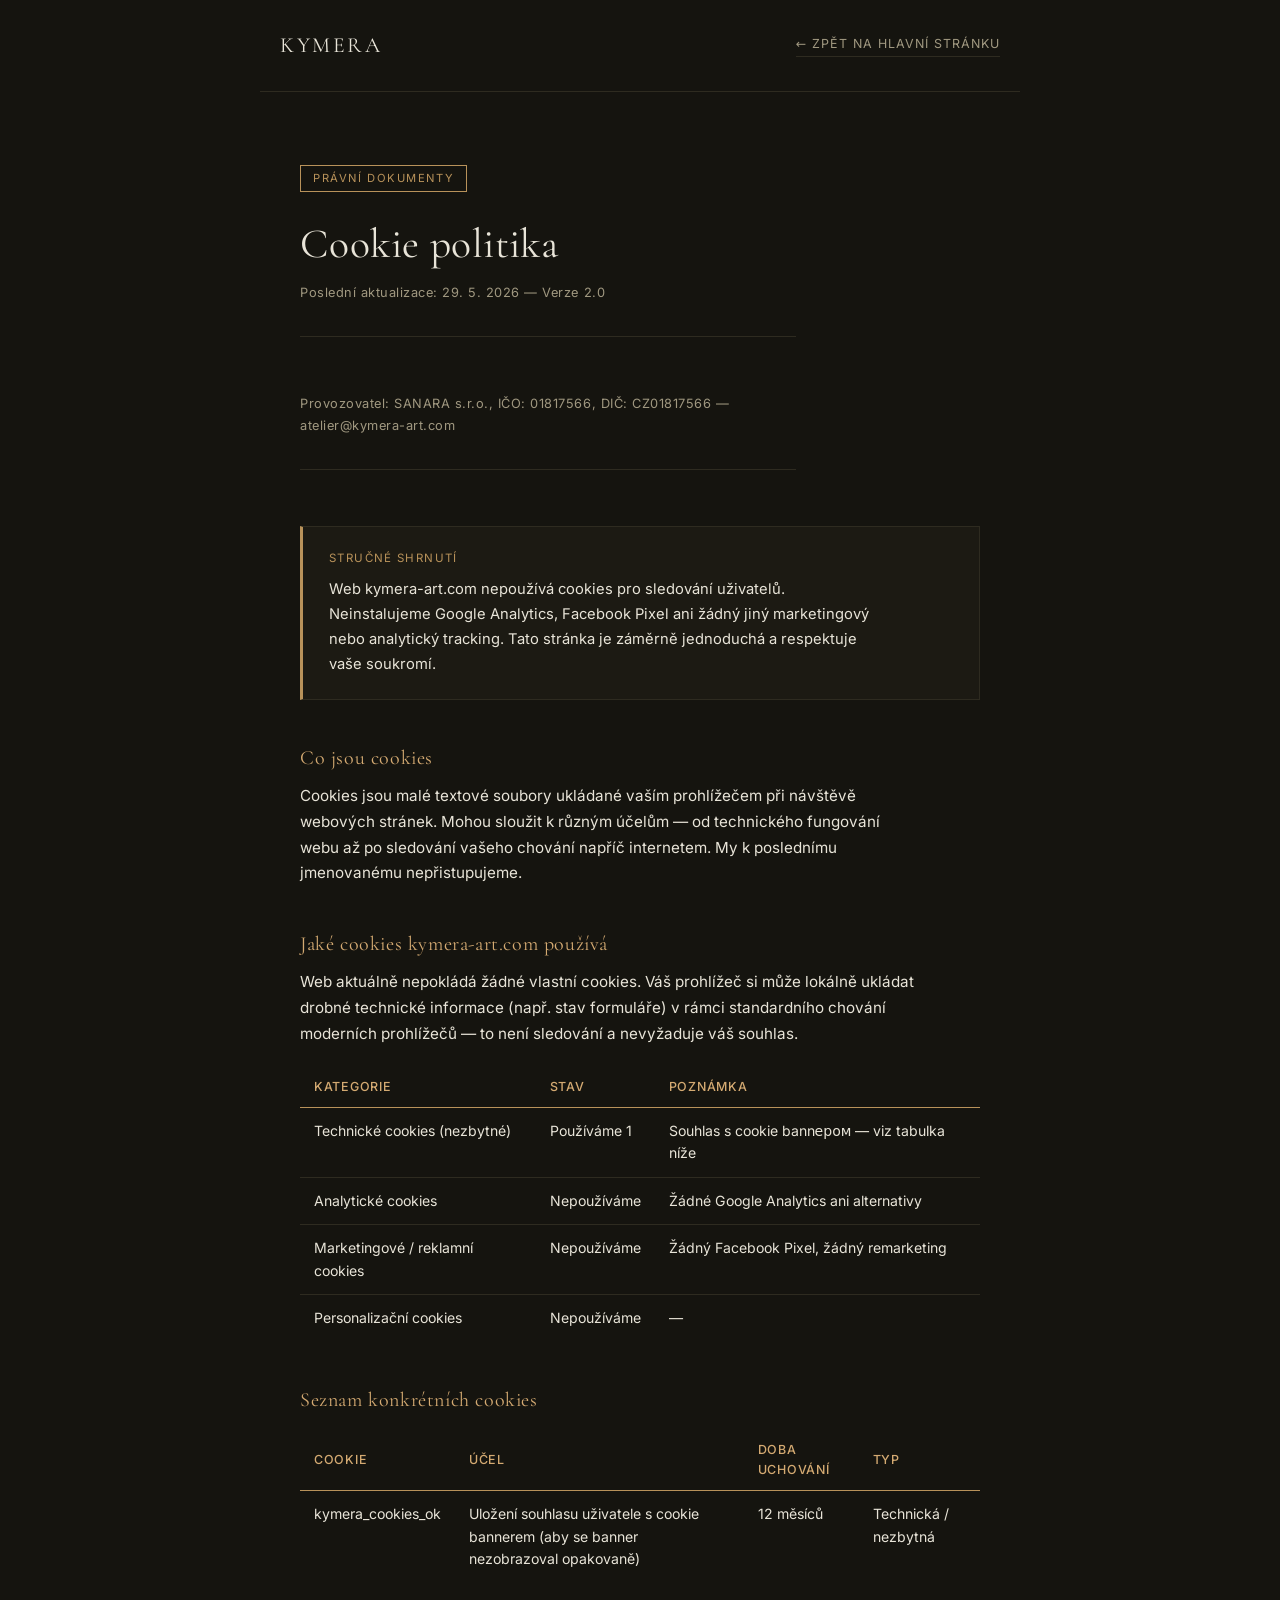
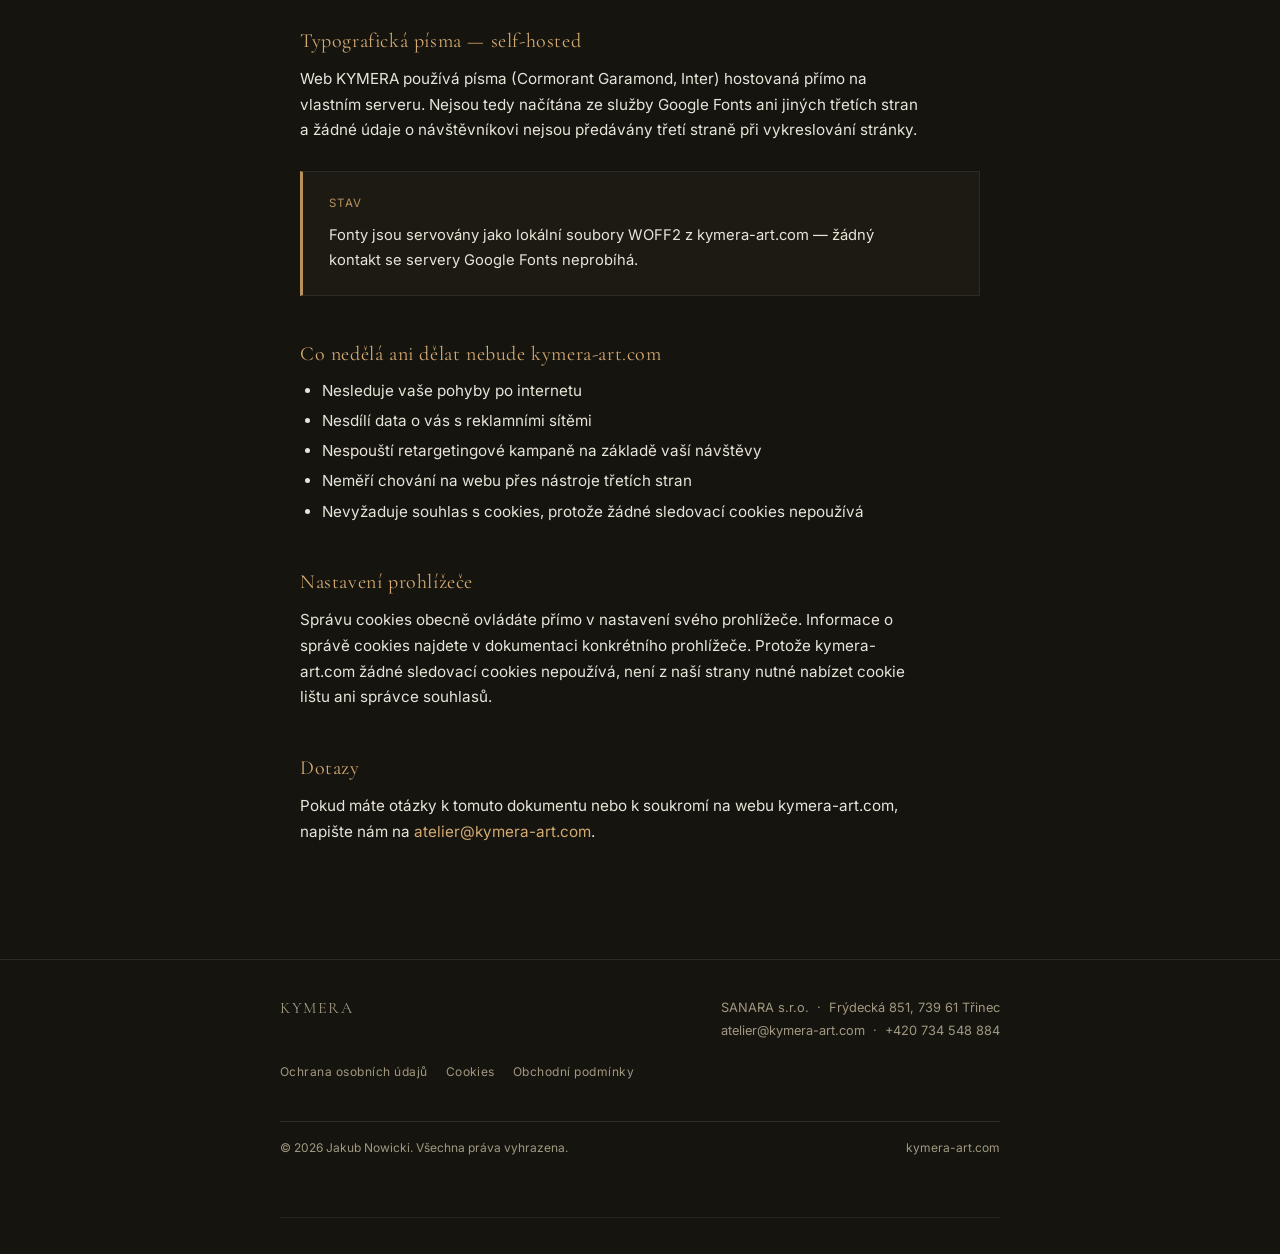
<file: legal/cookies.html>
<!DOCTYPE html>
<html lang="cs">
<head>
  <meta charset="UTF-8">
  <meta name="viewport" content="width=device-width, initial-scale=1.0">
  <title>Cookie politika — KYMERA</title>
  <link rel="canonical" href="https://kymera-art.com/legal/cookies.html" />
  <link rel="alternate" hreflang="cs" href="https://kymera-art.com/legal/cookies.html" />
  <link rel="alternate" hreflang="en" href="https://kymera-art.com/en/legal/cookies.html" />
  <link rel="alternate" hreflang="pl" href="https://kymera-art.com/pl/legal/cookies.html" />
  <link rel="alternate" hreflang="x-default" href="https://kymera-art.com/legal/cookies.html" />
  <link rel="stylesheet" href="../style.css">
  <style>
    @font-face{font-family:'Inter';font-style:normal;font-weight:300 600;font-display:swap;src:url('../assets/fonts/inter-latin-ext.woff2') format('woff2');unicode-range:U+0100-02BA,U+02BD-02C5,U+02C7-02CC,U+02CE-02D7,U+02DD-02FF,U+0304,U+0308,U+0329,U+1D00-1DBF,U+1E00-1E9F,U+1EF2-1EFF,U+2020,U+20A0-20AB,U+20AD-20C0,U+2113,U+2C60-2C7F,U+A720-A7FF}
    @font-face{font-family:'Inter';font-style:normal;font-weight:300 600;font-display:swap;src:url('../assets/fonts/inter-latin.woff2') format('woff2');unicode-range:U+0000-00FF,U+0131,U+0152-0153,U+02BB-02BC,U+02C6,U+02DA,U+02DC,U+0304,U+0308,U+0329,U+2000-206F,U+20AC,U+2122,U+2191,U+2193,U+2212,U+2215,U+FEFF,U+FFFD}
    @font-face{font-family:'Cormorant Garamond';font-style:normal;font-weight:300 600;font-display:swap;src:url('../assets/fonts/cg-normal-latin-ext.woff2') format('woff2');unicode-range:U+0100-02BA,U+02BD-02C5,U+02C7-02CC,U+02CE-02D7,U+02DD-02FF,U+0304,U+0308,U+0329,U+1D00-1DBF,U+1E00-1E9F,U+1EF2-1EFF,U+2020,U+20A0-20AB,U+20AD-20C0,U+2113,U+2C60-2C7F,U+A720-A7FF}
    @font-face{font-family:'Cormorant Garamond';font-style:normal;font-weight:300 600;font-display:swap;src:url('../assets/fonts/cg-normal-latin.woff2') format('woff2');unicode-range:U+0000-00FF,U+0131,U+0152-0153,U+02BB-02BC,U+02C6,U+02DA,U+02DC,U+0304,U+0308,U+0329,U+2000-206F,U+20AC,U+2122,U+2191,U+2193,U+2212,U+2215,U+FEFF,U+FFFD}

    *,
    *::before,
    *::after {
      box-sizing: border-box;
      margin: 0;
      padding: 0;
    }

    :root {
      --bg: #15140f;
      --surface: #1c1a13;
      --text: #e8e4d8;
      --text-muted: #a09880;
      --brass: #b8925a;
      --brass-light: #d4aa72;
      --border: #2e2b20;
    }

    html {
      background-color: var(--bg);
      color: var(--text);
      font-family: 'Inter', system-ui, -apple-system, sans-serif;
      font-size: 16px;
      line-height: 1.7;
      -webkit-font-smoothing: antialiased;
    }

    body {
      min-height: 100vh;
      display: flex;
      flex-direction: column;
    }

    /* Nav */
    .legal-nav {
      padding: 28px 20px;
      border-bottom: 1px solid var(--border);
      display: flex;
      align-items: center;
      justify-content: space-between;
      max-width: 760px;
      margin: 0 auto;
      width: 100%;
    }

    .legal-nav a.home-link {
      font-family: 'Cormorant Garamond', Georgia, serif;
      font-size: 1.35rem;
      letter-spacing: 0.12em;
      color: var(--text);
      text-decoration: none;
      text-transform: uppercase;
    }

    .legal-nav a.home-link:hover {
      color: var(--brass-light);
    }

    .back-link {
      font-size: 0.78rem;
      letter-spacing: 0.08em;
      text-transform: uppercase;
      color: var(--text-muted);
      text-decoration: none;
      border-bottom: 1px solid var(--border);
      padding-bottom: 2px;
      transition: color 0.2s, border-color 0.2s;
    }

    .back-link:hover {
      color: var(--brass-light);
      border-color: var(--brass-light);
    }

    /* Main content */
    main {
      flex: 1;
      max-width: 720px;
      margin: 0 auto;
      padding: 72px 20px 100px;
      width: 100%;
    }

    .legal-badge {
      display: inline-block;
      font-size: 0.7rem;
      letter-spacing: 0.14em;
      text-transform: uppercase;
      color: var(--brass);
      border: 1px solid var(--brass);
      padding: 4px 12px;
      margin-bottom: 28px;
    }

    h1 {
      font-family: 'Cormorant Garamond', Georgia, serif;
      font-size: clamp(1.8rem, 4vw, 2.6rem);
      font-weight: 400;
      line-height: 1.2;
      color: var(--text);
      margin-bottom: 12px;
      letter-spacing: 0.01em;
    }

    .updated {
      font-size: 0.8rem;
      color: var(--text-muted);
      letter-spacing: 0.04em;
      margin-bottom: 56px;
      padding-bottom: 32px;
      border-bottom: 1px solid var(--border);
    }

    h2 {
      font-family: 'Cormorant Garamond', Georgia, serif;
      font-size: 1.25rem;
      font-weight: 400;
      color: var(--brass-light);
      margin-bottom: 14px;
      margin-top: 48px;
      letter-spacing: 0.03em;
    }

    p {
      color: var(--text);
      margin-bottom: 14px;
      font-size: 0.95rem;
    }

    ul {
      padding-left: 1.4em;
      margin-bottom: 14px;
    }

    li {
      font-size: 0.95rem;
      color: var(--text);
      margin-bottom: 6px;
    }

    .status-box {
      background: var(--surface);
      border: 1px solid var(--border);
      border-left: 3px solid var(--brass);
      padding: 22px 26px;
      margin: 28px 0;
    }

    .status-box .status-title {
      font-size: 0.72rem;
      letter-spacing: 0.12em;
      text-transform: uppercase;
      color: var(--brass);
      margin-bottom: 10px;
      display: block;
    }

    .status-box p {
      margin-bottom: 0;
      font-size: 0.92rem;
    }

    .cookie-table {
      width: 100%;
      border-collapse: collapse;
      margin: 20px 0 28px;
      font-size: 0.88rem;
    }

    .cookie-table thead tr {
      border-bottom: 1px solid var(--brass);
    }

    .cookie-table th {
      text-align: left;
      padding: 10px 14px;
      font-weight: 500;
      color: var(--brass-light);
      font-size: 0.78rem;
      letter-spacing: 0.06em;
      text-transform: uppercase;
    }

    .cookie-table td {
      padding: 12px 14px;
      border-bottom: 1px solid var(--border);
      color: var(--text);
      vertical-align: top;
    }

    .cookie-table tr:last-child td {
      border-bottom: none;
    }

    strong {
      color: var(--brass-light);
      font-weight: 500;
    }

    section {
      margin-bottom: 8px;
    }

    .note {
      font-size: 0.85rem;
      color: var(--text-muted);
      font-style: italic;
      margin-top: -6px;
      margin-bottom: 14px;
    }

    /* Footer */
    footer {
      border-top: 1px solid var(--border);
      padding: 36px 20px;
    }

    .footer-inner {
      max-width: 720px;
      margin: 0 auto;
      display: flex;
      flex-wrap: wrap;
      gap: 20px;
      justify-content: space-between;
      align-items: flex-start;
    }

    .footer-brand {
      font-family: 'Cormorant Garamond', Georgia, serif;
      font-size: 1rem;
      letter-spacing: 0.1em;
      color: var(--text-muted);
      text-transform: uppercase;
    }

    .footer-contact {
      font-size: 0.8rem;
      color: var(--text-muted);
      line-height: 1.8;
    }

    .footer-contact a {
      color: var(--text-muted);
      text-decoration: none;
    }

    .footer-contact a:hover {
      color: var(--brass-light);
    }

    .footer-legal-links {
      font-size: 0.75rem;
      color: var(--text-muted);
      display: flex;
      gap: 18px;
      flex-wrap: wrap;
      align-items: center;
    }

    .footer-legal-links a {
      color: var(--text-muted);
      text-decoration: none;
      letter-spacing: 0.04em;
      transition: color 0.2s;
    }

    .footer-legal-links a:hover {
      color: var(--brass-light);
    }

    .footer-copy {
      width: 100%;
      border-top: 1px solid var(--border);
      margin-top: 20px;
      padding-top: 16px;
      font-size: 0.75rem;
      color: var(--text-muted);
      display: flex;
      flex-wrap: wrap;
      justify-content: space-between;
      gap: 8px;
    }
  </style>
</head>
<body>

  <div class="legal-nav">
    <a href="https://kymera-art.com" class="home-link">Kymera</a>
    <a href="https://kymera-art.com" class="back-link">← Zpět na hlavní stránku</a>
  </div>

  <main>
    <div class="legal-badge">Právní dokumenty</div>
    <h1>Cookie politika</h1>
    <p class="updated">Poslední aktualizace: 29. 5. 2026 — Verze 2.0</p>
    <p class="updated">Provozovatel: SANARA s.r.o., IČO: 01817566, DIČ: CZ01817566 — <a href="mailto:atelier@kymera-art.com" style="color: var(--text-muted);">atelier@kymera-art.com</a></p>

    <section>
      <div class="status-box">
        <span class="status-title">Stručné shrnutí</span>
        <p>Web kymera-art.com nepoužívá cookies pro sledování uživatelů. Neinstalujeme Google Analytics, Facebook Pixel ani žádný jiný marketingový nebo analytický tracking. Tato stránka je záměrně jednoduchá a respektuje vaše soukromí.</p>
      </div>
    </section>

    <section>
      <h2>Co jsou cookies</h2>
      <p>Cookies jsou malé textové soubory ukládané vaším prohlížečem při návštěvě webových stránek. Mohou sloužit k různým účelům — od technického fungování webu až po sledování vašeho chování napříč internetem. My k poslednímu jmenovanému nepřistupujeme.</p>
    </section>

    <section>
      <h2>Jaké cookies kymera-art.com používá</h2>

      <p>Web aktuálně nepokládá žádné vlastní cookies. Váš prohlížeč si může lokálně ukládat drobné technické informace (např. stav formuláře) v rámci standardního chování moderních prohlížečů — to není sledování a nevyžaduje váš souhlas.</p>

      <table class="cookie-table">
        <thead>
          <tr>
            <th>Kategorie</th>
            <th>Stav</th>
            <th>Poznámka</th>
          </tr>
        </thead>
        <tbody>
          <tr>
            <td>Technické cookies (nezbytné)</td>
            <td>Používáme 1</td>
            <td>Souhlas s cookie bannером — viz tabulka níže</td>
          </tr>
          <tr>
            <td>Analytické cookies</td>
            <td>Nepoužíváme</td>
            <td>Žádné Google Analytics ani alternativy</td>
          </tr>
          <tr>
            <td>Marketingové / reklamní cookies</td>
            <td>Nepoužíváme</td>
            <td>Žádný Facebook Pixel, žádný remarketing</td>
          </tr>
          <tr>
            <td>Personalizační cookies</td>
            <td>Nepoužíváme</td>
            <td>—</td>
          </tr>
        </tbody>
      </table>

      <h2>Seznam konkrétních cookies</h2>
      <table class="cookie-table">
        <thead>
          <tr>
            <th>Cookie</th>
            <th>Účel</th>
            <th>Doba uchování</th>
            <th>Typ</th>
          </tr>
        </thead>
        <tbody>
          <tr>
            <td>kymera_cookies_ok</td>
            <td>Uložení souhlasu uživatele s cookie bannerem (aby se banner nezobrazoval opakovaně)</td>
            <td>12 měsíců</td>
            <td>Technická / nezbytná</td>
          </tr>
        </tbody>
      </table>
    </section>

    <section>
      <h2>Typografická písma — self-hosted</h2>
      <p>Web KYMERA používá písma (Cormorant Garamond, Inter) hostovaná přímo na vlastním serveru. Nejsou tedy načítána ze služby Google Fonts ani jiných třetích stran a žádné údaje o návštěvníkovi nejsou předávány třetí straně při vykreslování stránky.</p>
      <div class="status-box">
        <span class="status-title">Stav</span>
        <p>Fonty jsou servovány jako lokální soubory WOFF2 z kymera-art.com — žádný kontakt se servery Google Fonts neprobíhá.</p>
      </div>
    </section>

    <section>
      <h2>Co nedělá ani dělat nebude kymera-art.com</h2>
      <ul>
        <li>Nesleduje vaše pohyby po internetu</li>
        <li>Nesdílí data o vás s reklamními sítěmi</li>
        <li>Nespouští retargetingové kampaně na základě vaší návštěvy</li>
        <li>Neměří chování na webu přes nástroje třetích stran</li>
        <li>Nevyžaduje souhlas s cookies, protože žádné sledovací cookies nepoužívá</li>
      </ul>
    </section>

    <section>
      <h2>Nastavení prohlížeče</h2>
      <p>Správu cookies obecně ovládáte přímo v nastavení svého prohlížeče. Informace o správě cookies najdete v dokumentaci konkrétního prohlížeče. Protože kymera-art.com žádné sledovací cookies nepoužívá, není z naší strany nutné nabízet cookie lištu ani správce souhlasů.</p>
    </section>

    <section>
      <h2>Dotazy</h2>
      <p>Pokud máte otázky k tomuto dokumentu nebo k soukromí na webu kymera-art.com, napište nám na <a href="mailto:atelier@kymera-art.com" style="color: var(--brass-light);">atelier@kymera-art.com</a>.</p>
    </section>
  </main>

  <footer>
    <div class="footer-inner">
      <div class="footer-brand">Kymera</div>
      <div class="footer-contact">
        SANARA s.r.o. &nbsp;·&nbsp; Frýdecká 851, 739 61 Třinec<br>
        <a href="mailto:atelier@kymera-art.com">atelier@kymera-art.com</a> &nbsp;·&nbsp;
        <a href="tel:+420734548884">+420 734 548 884</a>
      </div>
      <div class="footer-legal-links">
        <a href="gdpr.html">Ochrana osobních údajů</a>
        <a href="cookies.html">Cookies</a>
        <a href="podminky.html">Obchodní podmínky</a>
      </div>
      <div class="footer-copy">
        <span>© 2026 Jakub Nowicki. Všechna práva vyhrazena.</span>
        <span>kymera-art.com</span>
      </div>
    </div>
  </footer>

</body>
</html>
</file>
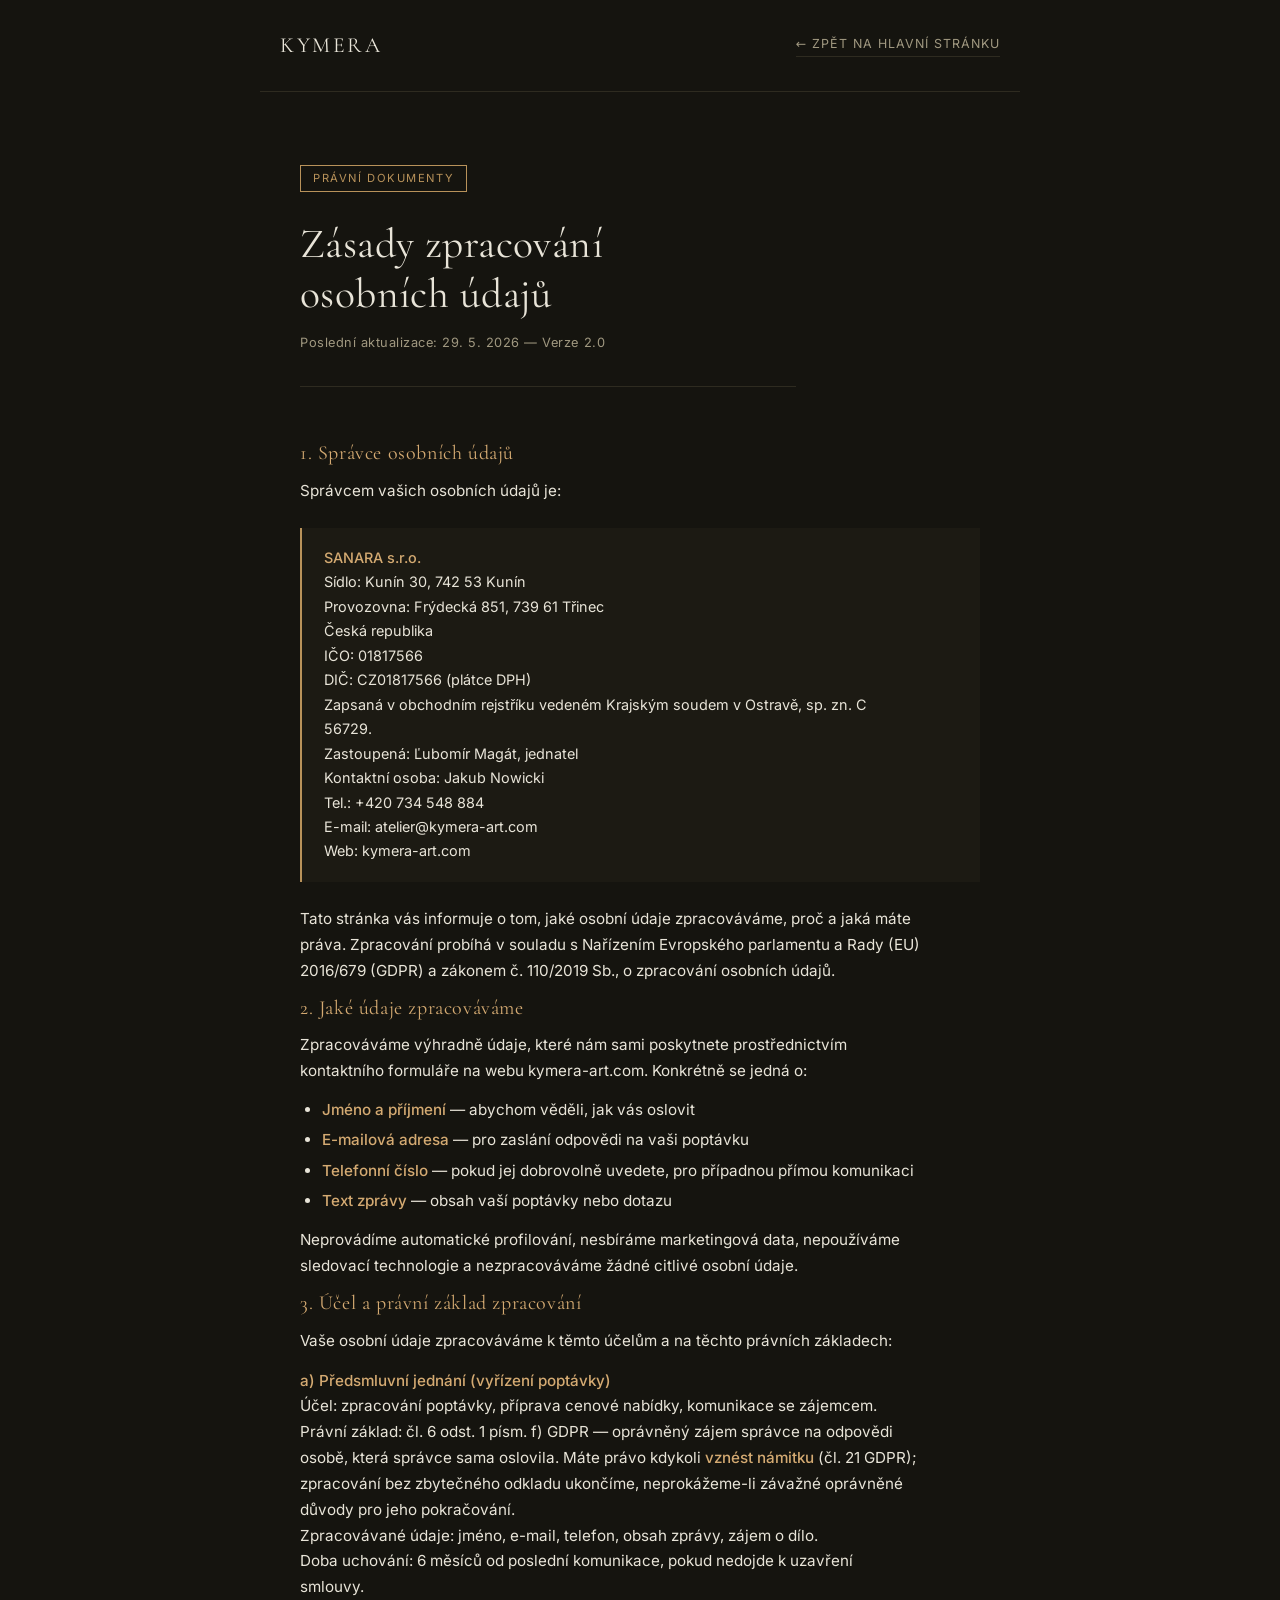
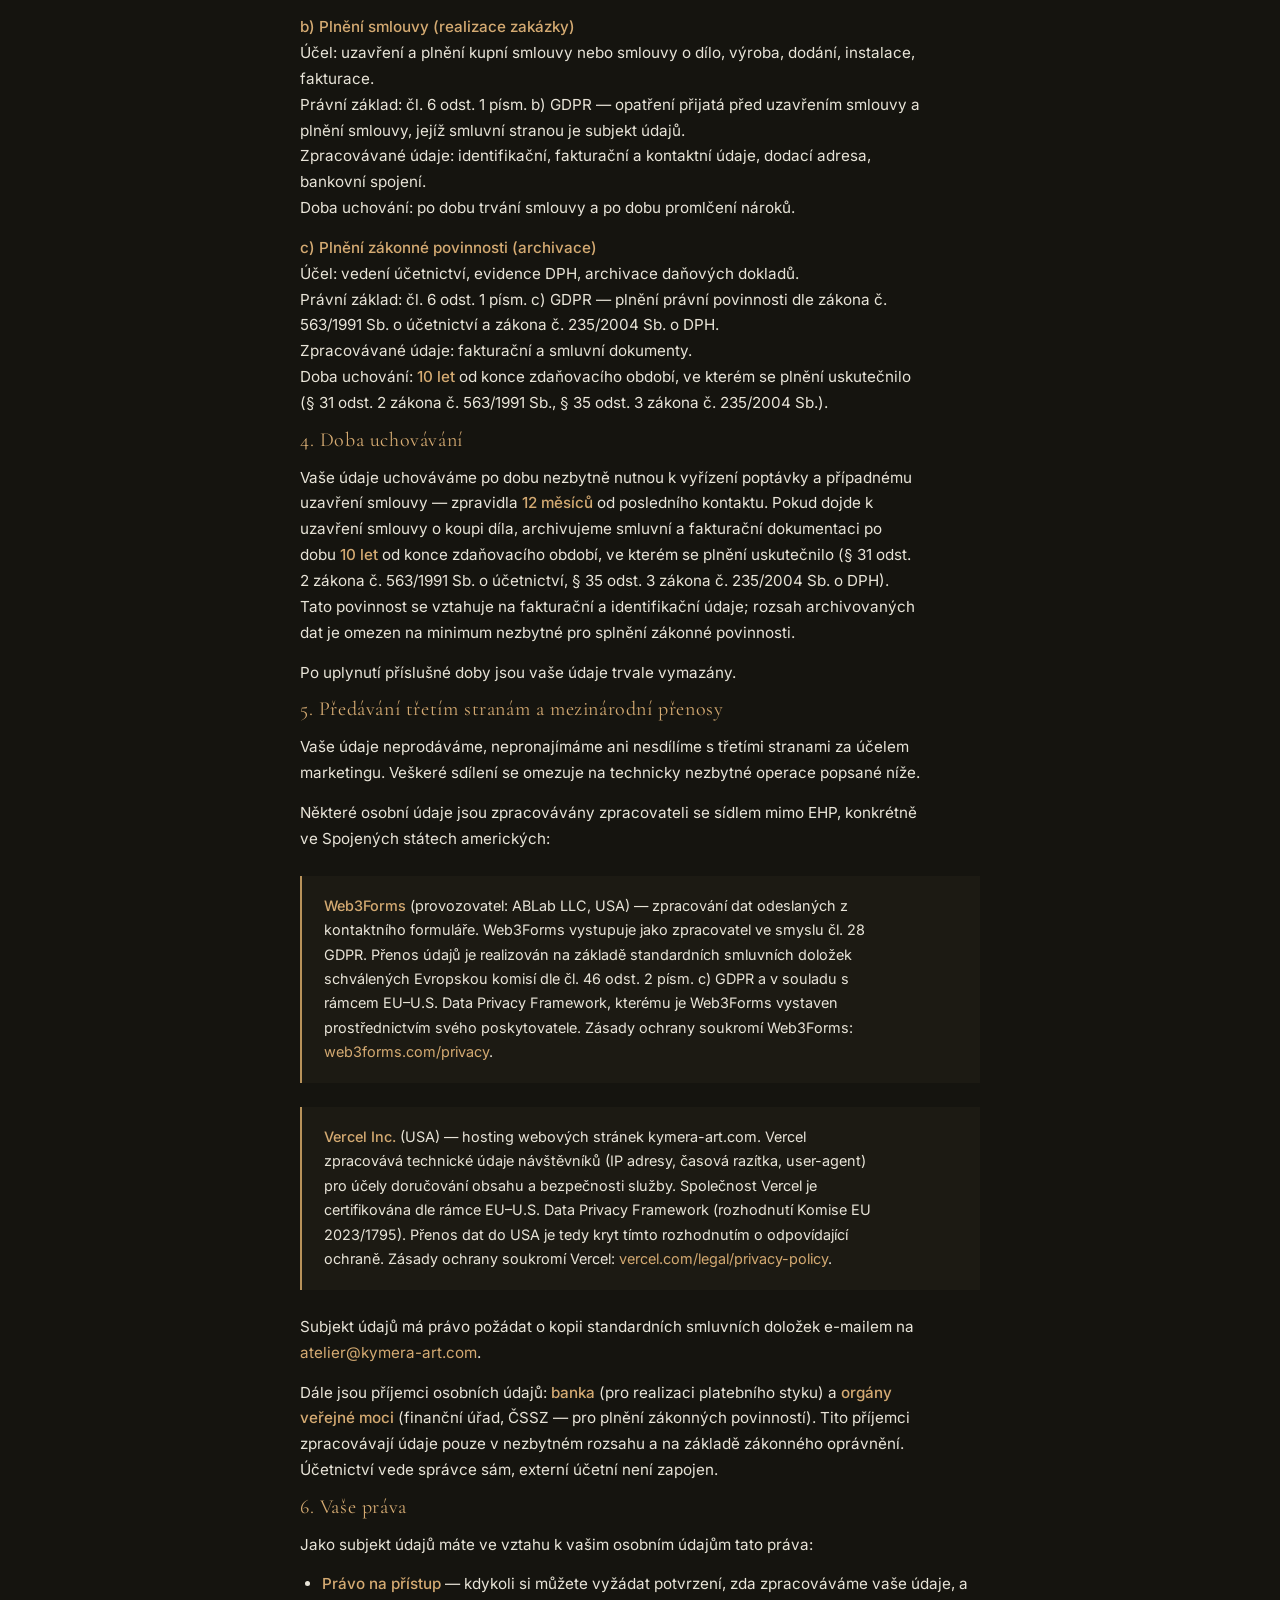
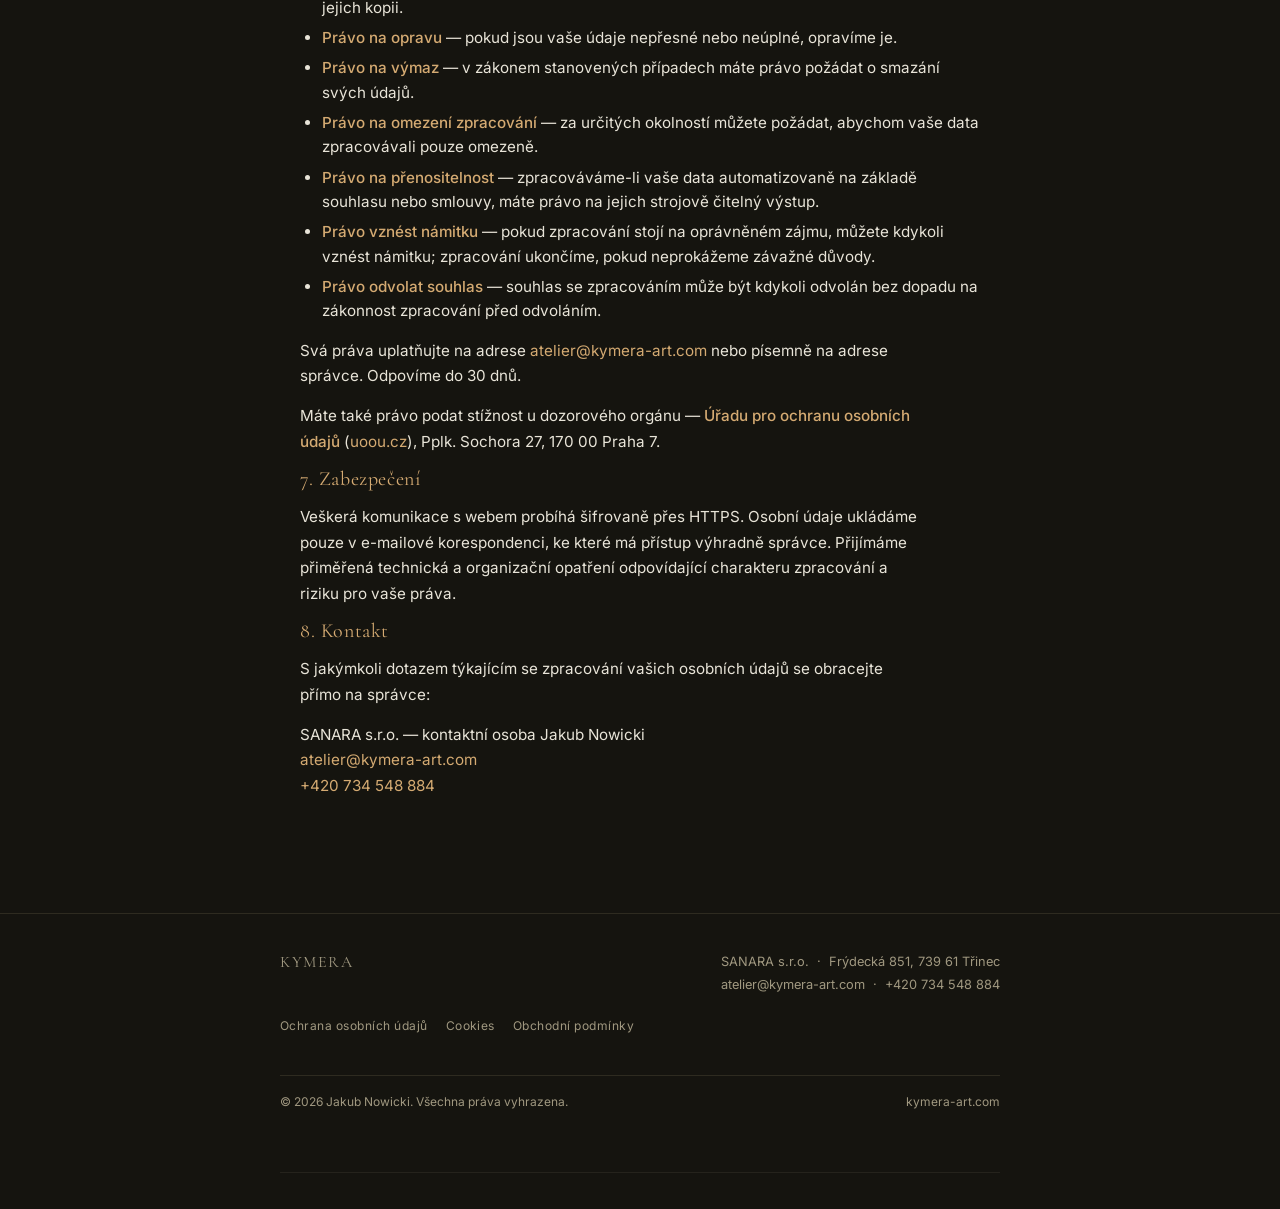
<file: legal/gdpr.html>
<!DOCTYPE html>
<html lang="cs">
<head>
  <meta charset="UTF-8">
  <meta name="viewport" content="width=device-width, initial-scale=1.0">
  <title>Zásady zpracování osobních údajů — KYMERA</title>
  <link rel="canonical" href="https://kymera-art.com/legal/gdpr.html" />
  <link rel="alternate" hreflang="cs" href="https://kymera-art.com/legal/gdpr.html" />
  <link rel="alternate" hreflang="en" href="https://kymera-art.com/en/legal/privacy.html" />
  <link rel="alternate" hreflang="pl" href="https://kymera-art.com/pl/legal/rodo.html" />
  <link rel="alternate" hreflang="x-default" href="https://kymera-art.com/legal/gdpr.html" />
  <link rel="stylesheet" href="../style.css">
  <style>
    @font-face{font-family:'Inter';font-style:normal;font-weight:300 600;font-display:swap;src:url('../assets/fonts/inter-latin-ext.woff2') format('woff2');unicode-range:U+0100-02BA,U+02BD-02C5,U+02C7-02CC,U+02CE-02D7,U+02DD-02FF,U+0304,U+0308,U+0329,U+1D00-1DBF,U+1E00-1E9F,U+1EF2-1EFF,U+2020,U+20A0-20AB,U+20AD-20C0,U+2113,U+2C60-2C7F,U+A720-A7FF}
    @font-face{font-family:'Inter';font-style:normal;font-weight:300 600;font-display:swap;src:url('../assets/fonts/inter-latin.woff2') format('woff2');unicode-range:U+0000-00FF,U+0131,U+0152-0153,U+02BB-02BC,U+02C6,U+02DA,U+02DC,U+0304,U+0308,U+0329,U+2000-206F,U+20AC,U+2122,U+2191,U+2193,U+2212,U+2215,U+FEFF,U+FFFD}
    @font-face{font-family:'Cormorant Garamond';font-style:normal;font-weight:300 600;font-display:swap;src:url('../assets/fonts/cg-normal-latin-ext.woff2') format('woff2');unicode-range:U+0100-02BA,U+02BD-02C5,U+02C7-02CC,U+02CE-02D7,U+02DD-02FF,U+0304,U+0308,U+0329,U+1D00-1DBF,U+1E00-1E9F,U+1EF2-1EFF,U+2020,U+20A0-20AB,U+20AD-20C0,U+2113,U+2C60-2C7F,U+A720-A7FF}
    @font-face{font-family:'Cormorant Garamond';font-style:normal;font-weight:300 600;font-display:swap;src:url('../assets/fonts/cg-normal-latin.woff2') format('woff2');unicode-range:U+0000-00FF,U+0131,U+0152-0153,U+02BB-02BC,U+02C6,U+02DA,U+02DC,U+0304,U+0308,U+0329,U+2000-206F,U+20AC,U+2122,U+2191,U+2193,U+2212,U+2215,U+FEFF,U+FFFD}

    *,
    *::before,
    *::after {
      box-sizing: border-box;
      margin: 0;
      padding: 0;
    }

    :root {
      --bg: #15140f;
      --surface: #1c1a13;
      --text: #e8e4d8;
      --text-muted: #a09880;
      --brass: #b8925a;
      --brass-light: #d4aa72;
      --border: #2e2b20;
    }

    html {
      background-color: var(--bg);
      color: var(--text);
      font-family: 'Inter', system-ui, -apple-system, sans-serif;
      font-size: 16px;
      line-height: 1.7;
      -webkit-font-smoothing: antialiased;
    }

    body {
      min-height: 100vh;
      display: flex;
      flex-direction: column;
    }

    /* Nav */
    .legal-nav {
      padding: 28px 20px;
      border-bottom: 1px solid var(--border);
      display: flex;
      align-items: center;
      justify-content: space-between;
      max-width: 760px;
      margin: 0 auto;
      width: 100%;
    }

    .legal-nav a.home-link {
      font-family: 'Cormorant Garamond', Georgia, serif;
      font-size: 1.35rem;
      letter-spacing: 0.12em;
      color: var(--text);
      text-decoration: none;
      text-transform: uppercase;
    }

    .legal-nav a.home-link:hover {
      color: var(--brass-light);
    }

    .back-link {
      font-size: 0.78rem;
      letter-spacing: 0.08em;
      text-transform: uppercase;
      color: var(--text-muted);
      text-decoration: none;
      border-bottom: 1px solid var(--border);
      padding-bottom: 2px;
      transition: color 0.2s, border-color 0.2s;
    }

    .back-link:hover {
      color: var(--brass-light);
      border-color: var(--brass-light);
    }

    /* Main content */
    main {
      flex: 1;
      max-width: 720px;
      margin: 0 auto;
      padding: 72px 20px 100px;
      width: 100%;
    }

    .legal-badge {
      display: inline-block;
      font-size: 0.7rem;
      letter-spacing: 0.14em;
      text-transform: uppercase;
      color: var(--brass);
      border: 1px solid var(--brass);
      padding: 4px 12px;
      margin-bottom: 28px;
    }

    h1 {
      font-family: 'Cormorant Garamond', Georgia, serif;
      font-size: clamp(1.8rem, 4vw, 2.6rem);
      font-weight: 400;
      line-height: 1.2;
      color: var(--text);
      margin-bottom: 12px;
      letter-spacing: 0.01em;
    }

    .updated {
      font-size: 0.8rem;
      color: var(--text-muted);
      letter-spacing: 0.04em;
      margin-bottom: 56px;
      padding-bottom: 32px;
      border-bottom: 1px solid var(--border);
    }

    h2 {
      font-family: 'Cormorant Garamond', Georgia, serif;
      font-size: 1.25rem;
      font-weight: 400;
      color: var(--brass-light);
      margin-bottom: 14px;
      margin-top: 48px;
      letter-spacing: 0.03em;
    }

    h2:first-of-type {
      margin-top: 0;
    }

    p {
      color: var(--text);
      margin-bottom: 14px;
      font-size: 0.95rem;
    }

    ul, ol {
      padding-left: 1.4em;
      margin-bottom: 14px;
    }

    li {
      font-size: 0.95rem;
      color: var(--text);
      margin-bottom: 6px;
    }

    .highlight-box {
      background: var(--surface);
      border-left: 2px solid var(--brass);
      padding: 18px 22px;
      margin: 24px 0;
    }

    .highlight-box p {
      margin-bottom: 0;
      font-size: 0.9rem;
    }

    strong {
      color: var(--brass-light);
      font-weight: 500;
    }

    section {
      margin-bottom: 8px;
    }

    /* Footer */
    footer {
      border-top: 1px solid var(--border);
      padding: 36px 20px;
    }

    .footer-inner {
      max-width: 720px;
      margin: 0 auto;
      display: flex;
      flex-wrap: wrap;
      gap: 20px;
      justify-content: space-between;
      align-items: flex-start;
    }

    .footer-brand {
      font-family: 'Cormorant Garamond', Georgia, serif;
      font-size: 1rem;
      letter-spacing: 0.1em;
      color: var(--text-muted);
      text-transform: uppercase;
    }

    .footer-contact {
      font-size: 0.8rem;
      color: var(--text-muted);
      line-height: 1.8;
    }

    .footer-contact a {
      color: var(--text-muted);
      text-decoration: none;
    }

    .footer-contact a:hover {
      color: var(--brass-light);
    }

    .footer-legal-links {
      font-size: 0.75rem;
      color: var(--text-muted);
      display: flex;
      gap: 18px;
      flex-wrap: wrap;
      align-items: center;
    }

    .footer-legal-links a {
      color: var(--text-muted);
      text-decoration: none;
      letter-spacing: 0.04em;
      transition: color 0.2s;
    }

    .footer-legal-links a:hover {
      color: var(--brass-light);
    }

    .footer-copy {
      width: 100%;
      border-top: 1px solid var(--border);
      margin-top: 20px;
      padding-top: 16px;
      font-size: 0.75rem;
      color: var(--text-muted);
      display: flex;
      flex-wrap: wrap;
      justify-content: space-between;
      gap: 8px;
    }
  </style>
</head>
<body>

  <div class="legal-nav">
    <a href="https://kymera-art.com" class="home-link">Kymera</a>
    <a href="https://kymera-art.com" class="back-link">← Zpět na hlavní stránku</a>
  </div>

  <main>
    <div class="legal-badge">Právní dokumenty</div>
    <h1>Zásady zpracování<br>osobních údajů</h1>
    <p class="updated">Poslední aktualizace: 29. 5. 2026 — Verze 2.0</p>

    <section>
      <h2>1. Správce osobních údajů</h2>
      <p>Správcem vašich osobních údajů je:</p>
      <div class="highlight-box">
        <p><strong>SANARA s.r.o.</strong><br>
        Sídlo: Kunín 30, 742 53 Kunín<br>
        Provozovna: Frýdecká 851, 739 61 Třinec<br>
        Česká republika<br>
        IČO: 01817566<br>
        DIČ: CZ01817566 (plátce DPH)<br>
        Zapsaná v obchodním rejstříku vedeném Krajským soudem v Ostravě, sp. zn. C 56729.<br>
        Zastoupená: Ľubomír Magát, jednatel<br>
        Kontaktní osoba: Jakub Nowicki<br>
        Tel.: <a href="tel:+420734548884">+420 734 548 884</a><br>
        E-mail: <a href="mailto:atelier@kymera-art.com">atelier@kymera-art.com</a><br>
        Web: <a href="https://kymera-art.com">kymera-art.com</a></p>
      </div>
      <p>Tato stránka vás informuje o tom, jaké osobní údaje zpracováváme, proč a jaká máte práva. Zpracování probíhá v souladu s Nařízením Evropského parlamentu a Rady (EU) 2016/679 (GDPR) a zákonem č. 110/2019 Sb., o zpracování osobních údajů.</p>
    </section>

    <section>
      <h2>2. Jaké údaje zpracováváme</h2>
      <p>Zpracováváme výhradně údaje, které nám sami poskytnete prostřednictvím kontaktního formuláře na webu kymera-art.com. Konkrétně se jedná o:</p>
      <ul>
        <li><strong>Jméno a příjmení</strong> — abychom věděli, jak vás oslovit</li>
        <li><strong>E-mailová adresa</strong> — pro zaslání odpovědi na vaši poptávku</li>
        <li><strong>Telefonní číslo</strong> — pokud jej dobrovolně uvedete, pro případnou přímou komunikaci</li>
        <li><strong>Text zprávy</strong> — obsah vaší poptávky nebo dotazu</li>
      </ul>
      <p>Neprovádíme automatické profilování, nesbíráme marketingová data, nepoužíváme sledovací technologie a nezpracováváme žádné citlivé osobní údaje.</p>
    </section>

    <section>
      <h2>3. Účel a právní základ zpracování</h2>
      <p>Vaše osobní údaje zpracováváme k těmto účelům a na těchto právních základech:</p>
      <p><strong>a) Předsmluvní jednání (vyřízení poptávky)</strong><br>
      Účel: zpracování poptávky, příprava cenové nabídky, komunikace se zájemcem.<br>
      Právní základ: čl. 6 odst. 1 písm. f) GDPR — oprávněný zájem správce na odpovědi osobě, která správce sama oslovila. Máte právo kdykoli <strong>vznést námitku</strong> (čl. 21 GDPR); zpracování bez zbytečného odkladu ukončíme, neprokážeme-li závažné oprávněné důvody pro jeho pokračování.<br>
      Zpracovávané údaje: jméno, e-mail, telefon, obsah zprávy, zájem o dílo.<br>
      Doba uchování: 6 měsíců od poslední komunikace, pokud nedojde k uzavření smlouvy.</p>
      <p><strong>b) Plnění smlouvy (realizace zakázky)</strong><br>
      Účel: uzavření a plnění kupní smlouvy nebo smlouvy o dílo, výroba, dodání, instalace, fakturace.<br>
      Právní základ: čl. 6 odst. 1 písm. b) GDPR — opatření přijatá před uzavřením smlouvy a plnění smlouvy, jejíž smluvní stranou je subjekt údajů.<br>
      Zpracovávané údaje: identifikační, fakturační a kontaktní údaje, dodací adresa, bankovní spojení.<br>
      Doba uchování: po dobu trvání smlouvy a po dobu promlčení nároků.</p>
      <p><strong>c) Plnění zákonné povinnosti (archivace)</strong><br>
      Účel: vedení účetnictví, evidence DPH, archivace daňových dokladů.<br>
      Právní základ: čl. 6 odst. 1 písm. c) GDPR — plnění právní povinnosti dle zákona č. 563/1991 Sb. o účetnictví a zákona č. 235/2004 Sb. o DPH.<br>
      Zpracovávané údaje: fakturační a smluvní dokumenty.<br>
      Doba uchování: <strong>10 let</strong> od konce zdaňovacího období, ve kterém se plnění uskutečnilo (§ 31 odst. 2 zákona č. 563/1991 Sb., § 35 odst. 3 zákona č. 235/2004 Sb.).</p>
    </section>

    <section>
      <h2>4. Doba uchovávání</h2>
      <p>Vaše údaje uchováváme po dobu nezbytně nutnou k vyřízení poptávky a případnému uzavření smlouvy — zpravidla <strong>12 měsíců</strong> od posledního kontaktu. Pokud dojde k uzavření smlouvy o koupi díla, archivujeme smluvní a fakturační dokumentaci po dobu <strong>10 let</strong> od konce zdaňovacího období, ve kterém se plnění uskutečnilo (§ 31 odst. 2 zákona č. 563/1991 Sb. o účetnictví, § 35 odst. 3 zákona č. 235/2004 Sb. o DPH). Tato povinnost se vztahuje na fakturační a identifikační údaje; rozsah archivovaných dat je omezen na minimum nezbytné pro splnění zákonné povinnosti.</p>
      <p>Po uplynutí příslušné doby jsou vaše údaje trvale vymazány.</p>
    </section>

    <section>
      <h2>5. Předávání třetím stranám a mezinárodní přenosy</h2>
      <p>Vaše údaje neprodáváme, nepronajímáme ani nesdílíme s třetími stranami za účelem marketingu. Veškeré sdílení se omezuje na technicky nezbytné operace popsané níže.</p>
      <p>Některé osobní údaje jsou zpracovávány zpracovateli se sídlem mimo EHP, konkrétně ve Spojených státech amerických:</p>
      <div class="highlight-box">
        <p><strong>Web3Forms</strong> (provozovatel: ABLab LLC, USA) — zpracování dat odeslaných z kontaktního formuláře. Web3Forms vystupuje jako zpracovatel ve smyslu čl. 28 GDPR. Přenos údajů je realizován na základě standardních smluvních doložek schválených Evropskou komisí dle čl. 46 odst. 2 písm. c) GDPR a v souladu s rámcem EU–U.S. Data Privacy Framework, kterému je Web3Forms vystaven prostřednictvím svého poskytovatele. Zásady ochrany soukromí Web3Forms: <a href="https://web3forms.com/privacy" style="color: var(--brass-light);">web3forms.com/privacy</a>.</p>
      </div>
      <div class="highlight-box">
        <p><strong>Vercel Inc.</strong> (USA) — hosting webových stránek kymera-art.com. Vercel zpracovává technické údaje návštěvníků (IP adresy, časová razítka, user-agent) pro účely doručování obsahu a bezpečnosti služby. Společnost Vercel je certifikována dle rámce EU–U.S. Data Privacy Framework (rozhodnutí Komise EU 2023/1795). Přenos dat do USA je tedy kryt tímto rozhodnutím o odpovídající ochraně. Zásady ochrany soukromí Vercel: <a href="https://vercel.com/legal/privacy-policy" style="color: var(--brass-light);">vercel.com/legal/privacy-policy</a>.</p>
      </div>
      <p>Subjekt údajů má právo požádat o kopii standardních smluvních doložek e-mailem na <a href="mailto:atelier@kymera-art.com" style="color: var(--brass-light);">atelier@kymera-art.com</a>.</p>
      <p>Dále jsou příjemci osobních údajů: <strong>banka</strong> (pro realizaci platebního styku) a <strong>orgány veřejné moci</strong> (finanční úřad, ČSSZ — pro plnění zákonných povinností). Tito příjemci zpracovávají údaje pouze v nezbytném rozsahu a na základě zákonného oprávnění. Účetnictví vede správce sám, externí účetní není zapojen.</p>
    </section>

    <section>
      <h2>6. Vaše práva</h2>
      <p>Jako subjekt údajů máte ve vztahu k vašim osobním údajům tato práva:</p>
      <ul>
        <li><strong>Právo na přístup</strong> — kdykoli si můžete vyžádat potvrzení, zda zpracováváme vaše údaje, a jejich kopii.</li>
        <li><strong>Právo na opravu</strong> — pokud jsou vaše údaje nepřesné nebo neúplné, opravíme je.</li>
        <li><strong>Právo na výmaz</strong> — v zákonem stanovených případech máte právo požádat o smazání svých údajů.</li>
        <li><strong>Právo na omezení zpracování</strong> — za určitých okolností můžete požádat, abychom vaše data zpracovávali pouze omezeně.</li>
        <li><strong>Právo na přenositelnost</strong> — zpracováváme-li vaše data automatizovaně na základě souhlasu nebo smlouvy, máte právo na jejich strojově čitelný výstup.</li>
        <li><strong>Právo vznést námitku</strong> — pokud zpracování stojí na oprávněném zájmu, můžete kdykoli vznést námitku; zpracování ukončíme, pokud neprokážeme závažné důvody.</li>
        <li><strong>Právo odvolat souhlas</strong> — souhlas se zpracováním může být kdykoli odvolán bez dopadu na zákonnost zpracování před odvoláním.</li>
      </ul>
      <p>Svá práva uplatňujte na adrese <a href="mailto:atelier@kymera-art.com" style="color: var(--brass-light);">atelier@kymera-art.com</a> nebo písemně na adrese správce. Odpovíme do 30 dnů.</p>
      <p>Máte také právo podat stížnost u dozorového orgánu — <strong>Úřadu pro ochranu osobních údajů</strong> (<a href="https://www.uoou.cz" style="color: var(--brass-light);">uoou.cz</a>), Pplk. Sochora 27, 170 00 Praha 7.</p>
    </section>

    <section>
      <h2>7. Zabezpečení</h2>
      <p>Veškerá komunikace s webem probíhá šifrovaně přes HTTPS. Osobní údaje ukládáme pouze v e-mailové korespondenci, ke které má přístup výhradně správce. Přijímáme přiměřená technická a organizační opatření odpovídající charakteru zpracování a riziku pro vaše práva.</p>
    </section>

    <section>
      <h2>8. Kontakt</h2>
      <p>S jakýmkoli dotazem týkajícím se zpracování vašich osobních údajů se obracejte přímo na správce:</p>
      <p>
        SANARA s.r.o. — kontaktní osoba Jakub Nowicki<br>
        <a href="mailto:atelier@kymera-art.com" style="color: var(--brass-light);">atelier@kymera-art.com</a><br>
        <a href="tel:+420734548884" style="color: var(--brass-light);">+420 734 548 884</a>
      </p>
    </section>
  </main>

  <footer>
    <div class="footer-inner">
      <div class="footer-brand">Kymera</div>
      <div class="footer-contact">
        SANARA s.r.o. &nbsp;·&nbsp; Frýdecká 851, 739 61 Třinec<br>
        <a href="mailto:atelier@kymera-art.com">atelier@kymera-art.com</a> &nbsp;·&nbsp;
        <a href="tel:+420734548884">+420 734 548 884</a>
      </div>
      <div class="footer-legal-links">
        <a href="gdpr.html">Ochrana osobních údajů</a>
        <a href="cookies.html">Cookies</a>
        <a href="podminky.html">Obchodní podmínky</a>
      </div>
      <div class="footer-copy">
        <span>© 2026 Jakub Nowicki. Všechna práva vyhrazena.</span>
        <span>kymera-art.com</span>
      </div>
    </div>
  </footer>

</body>
</html>
</file>
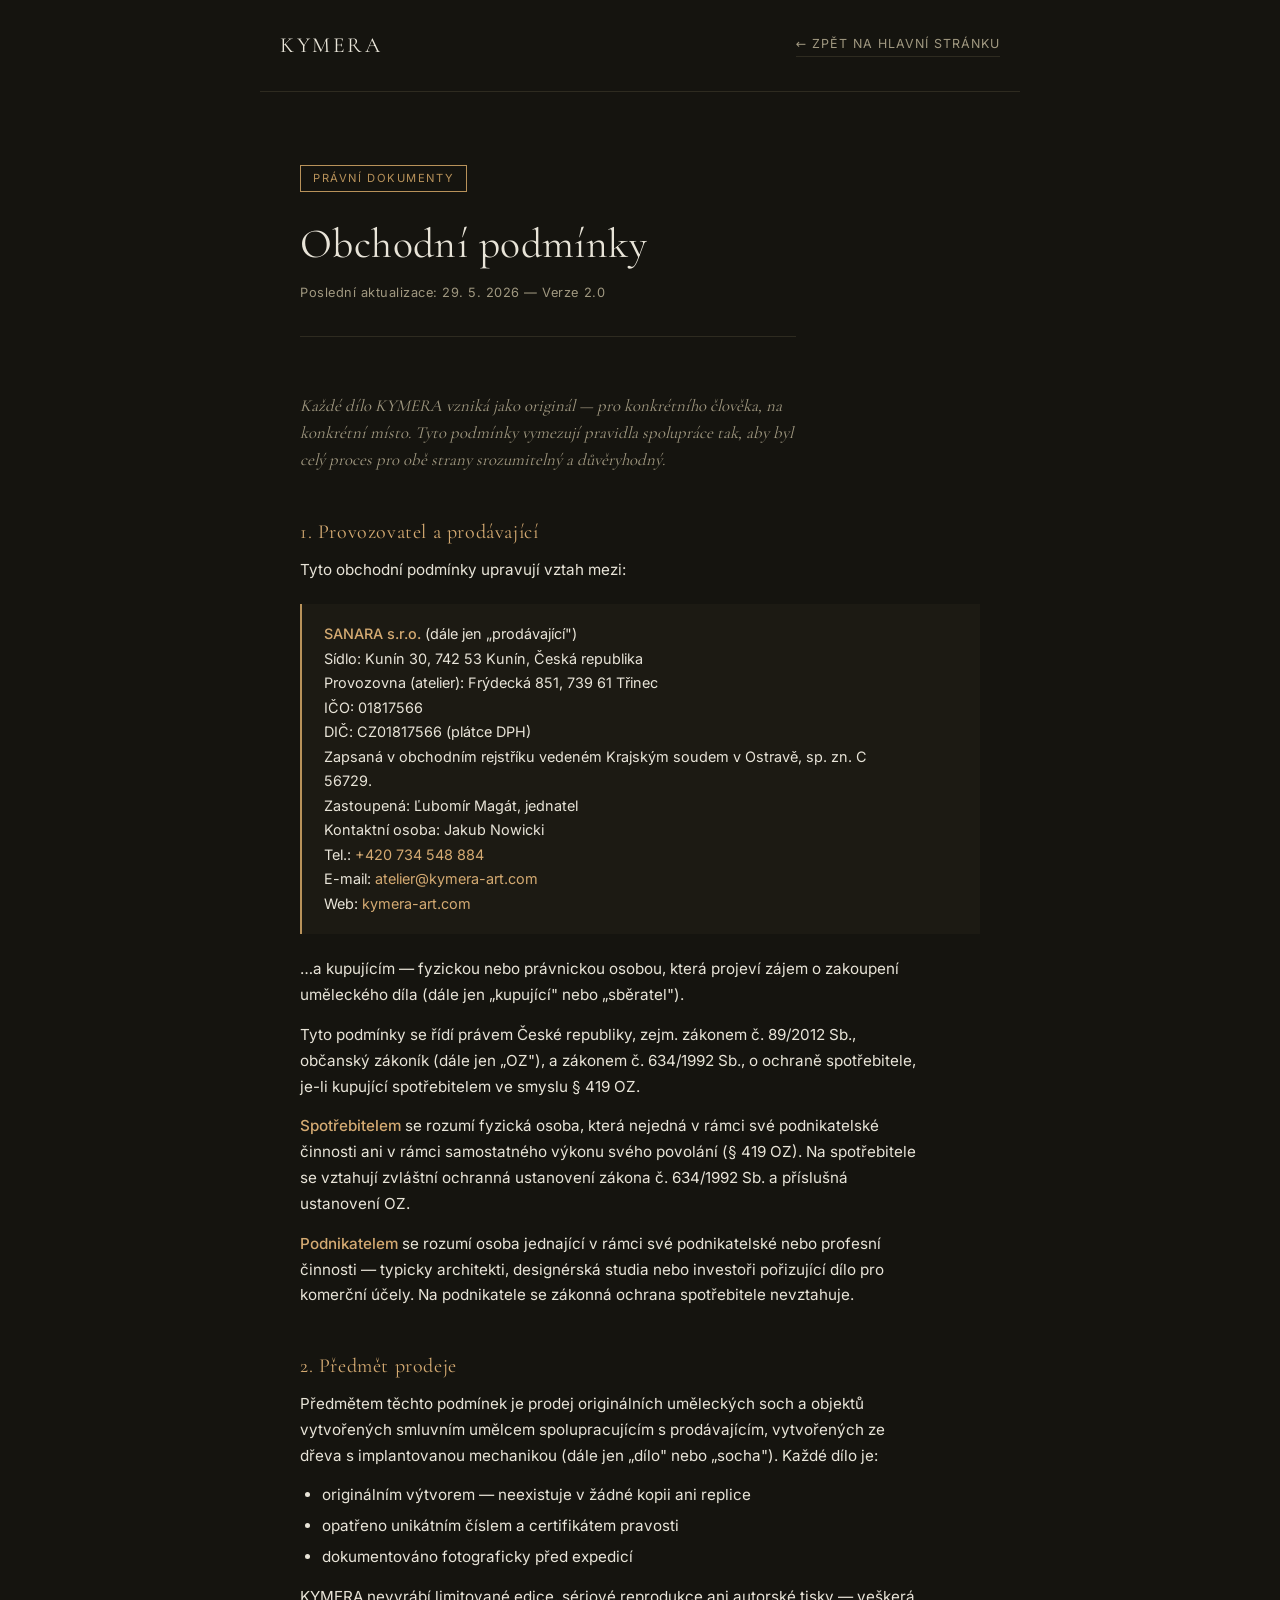
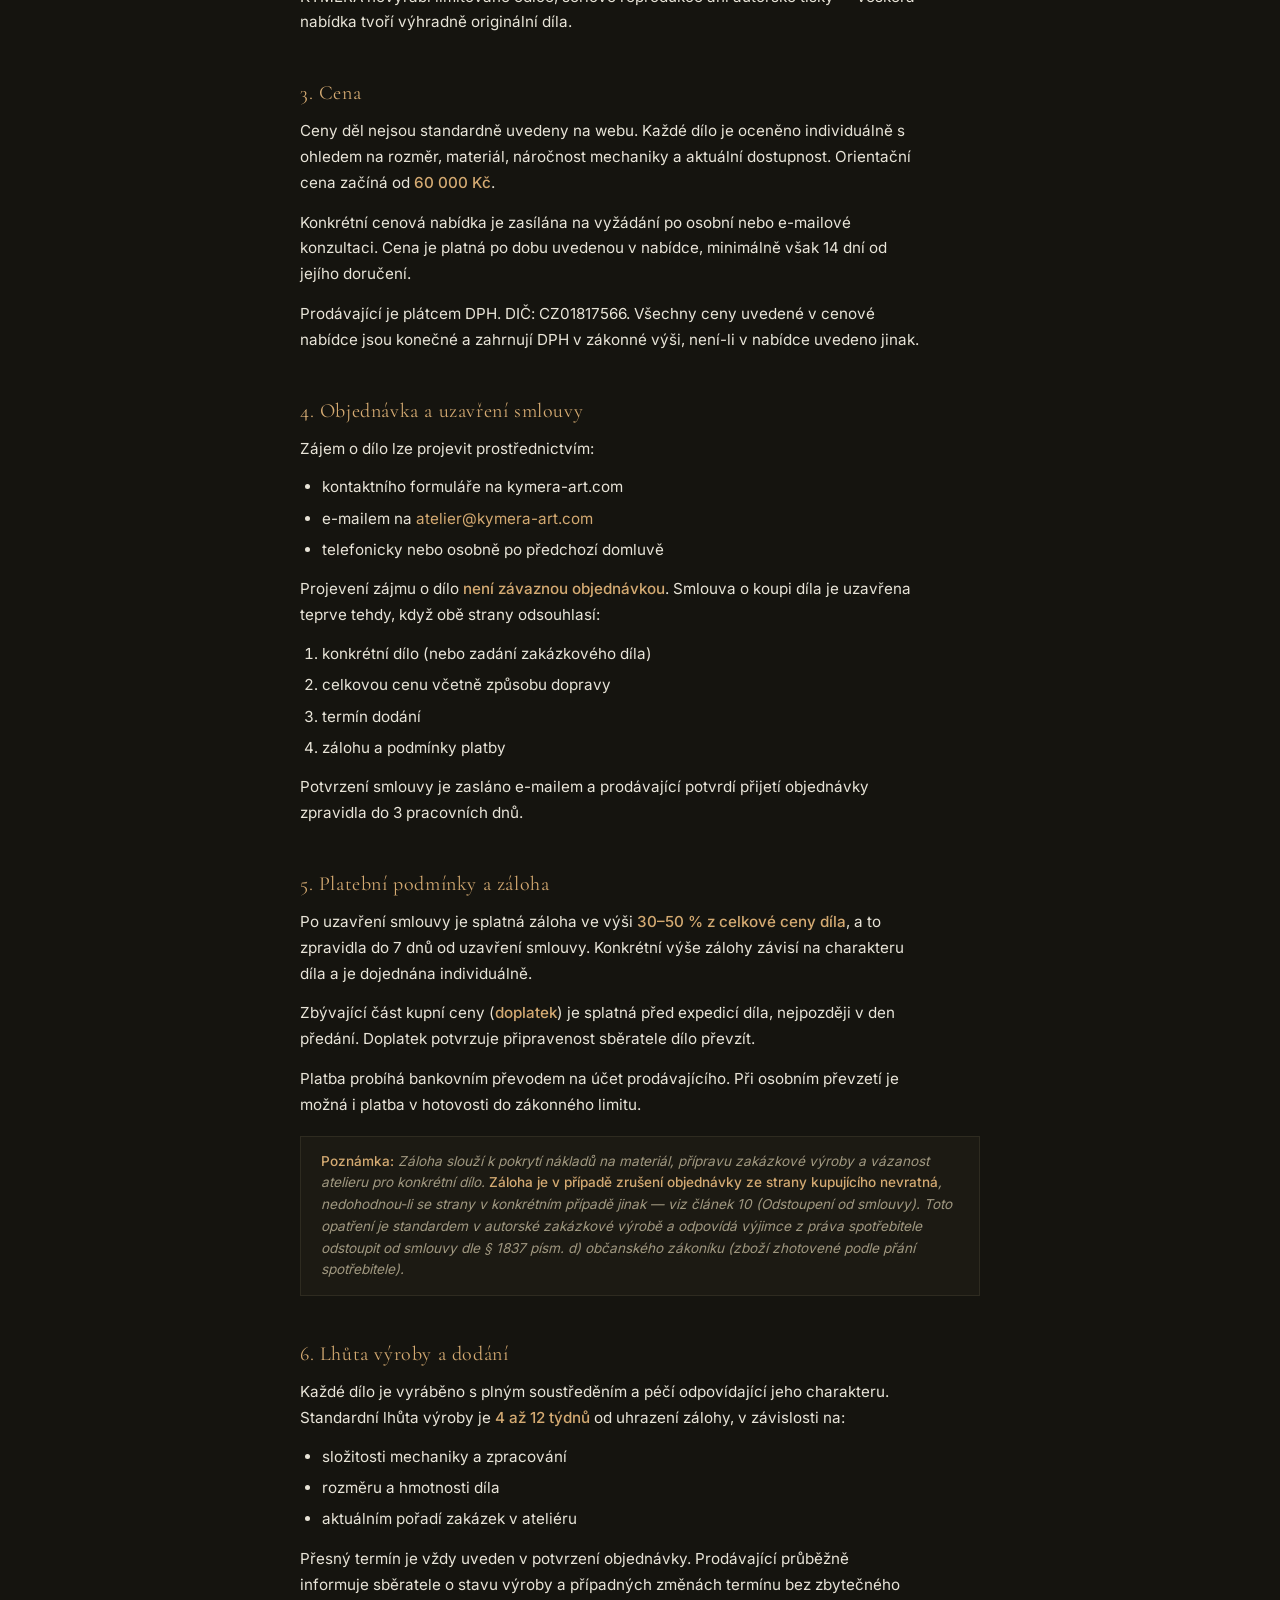
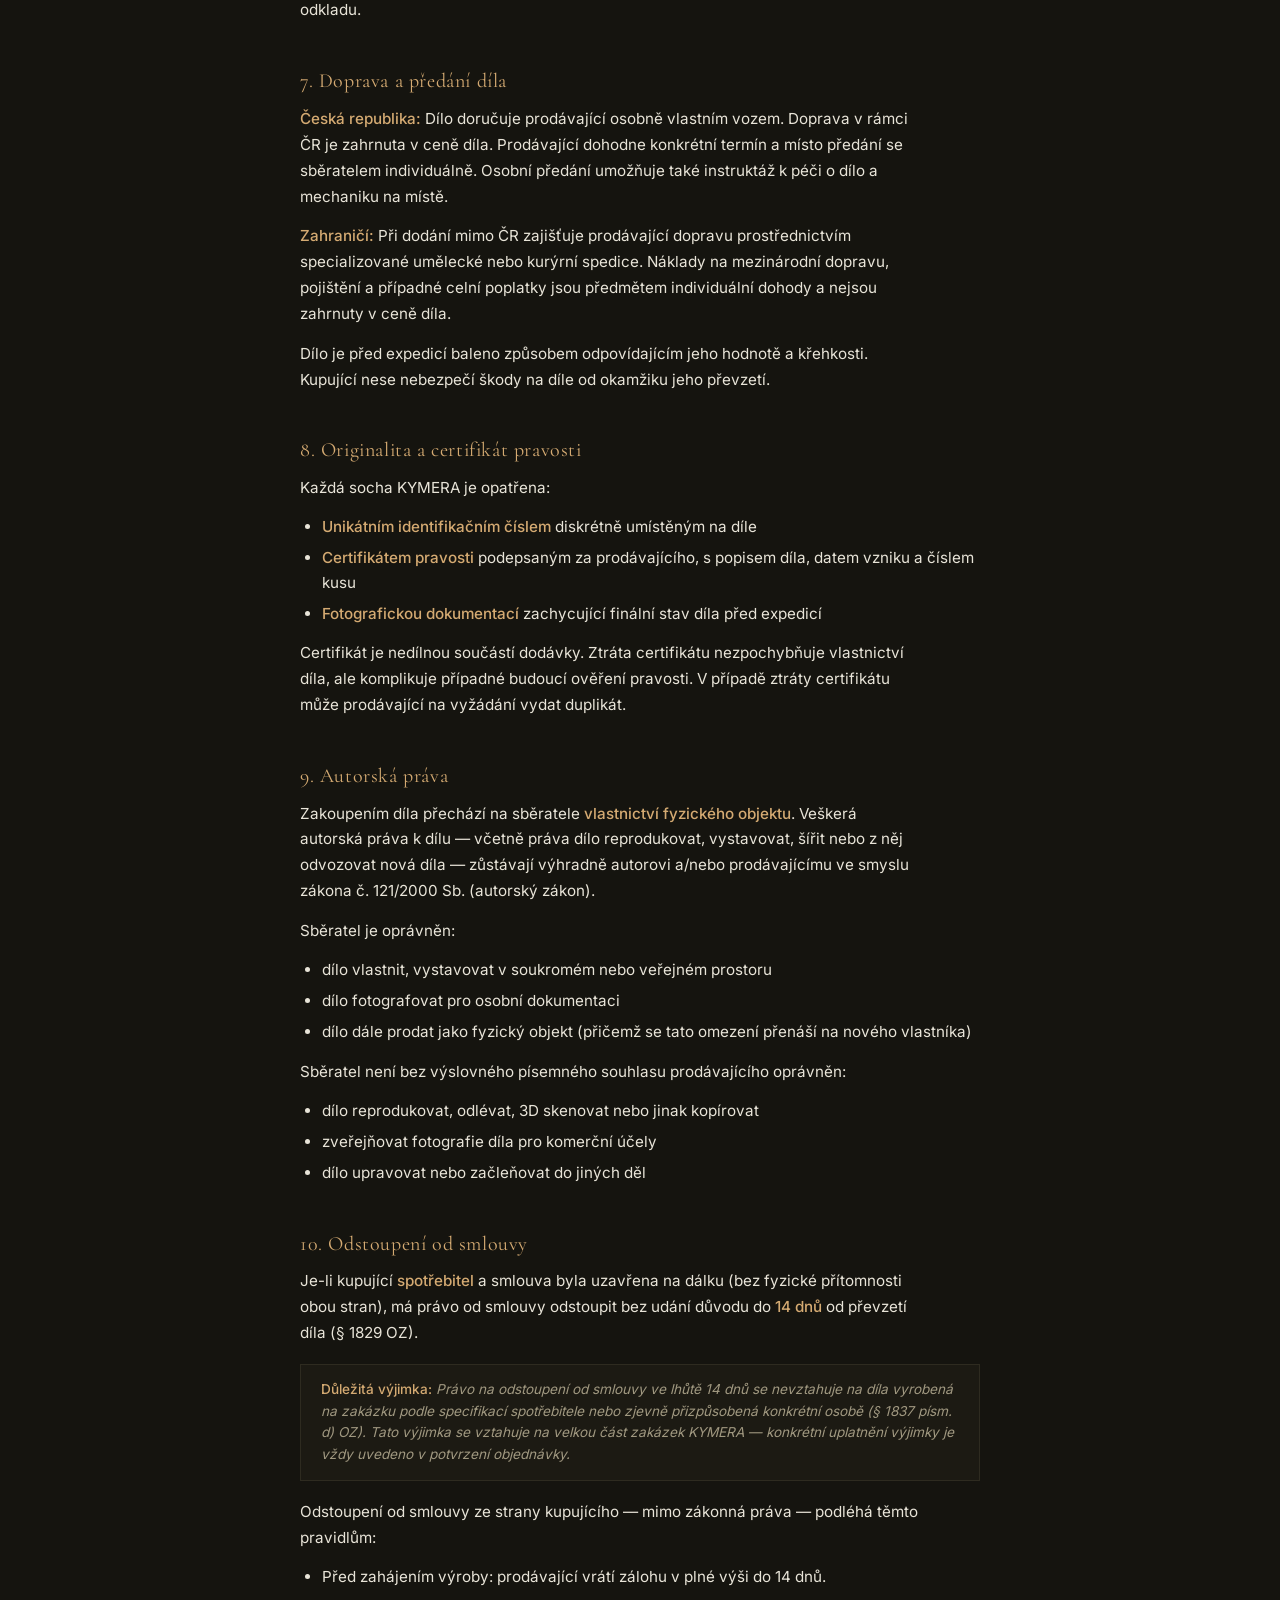
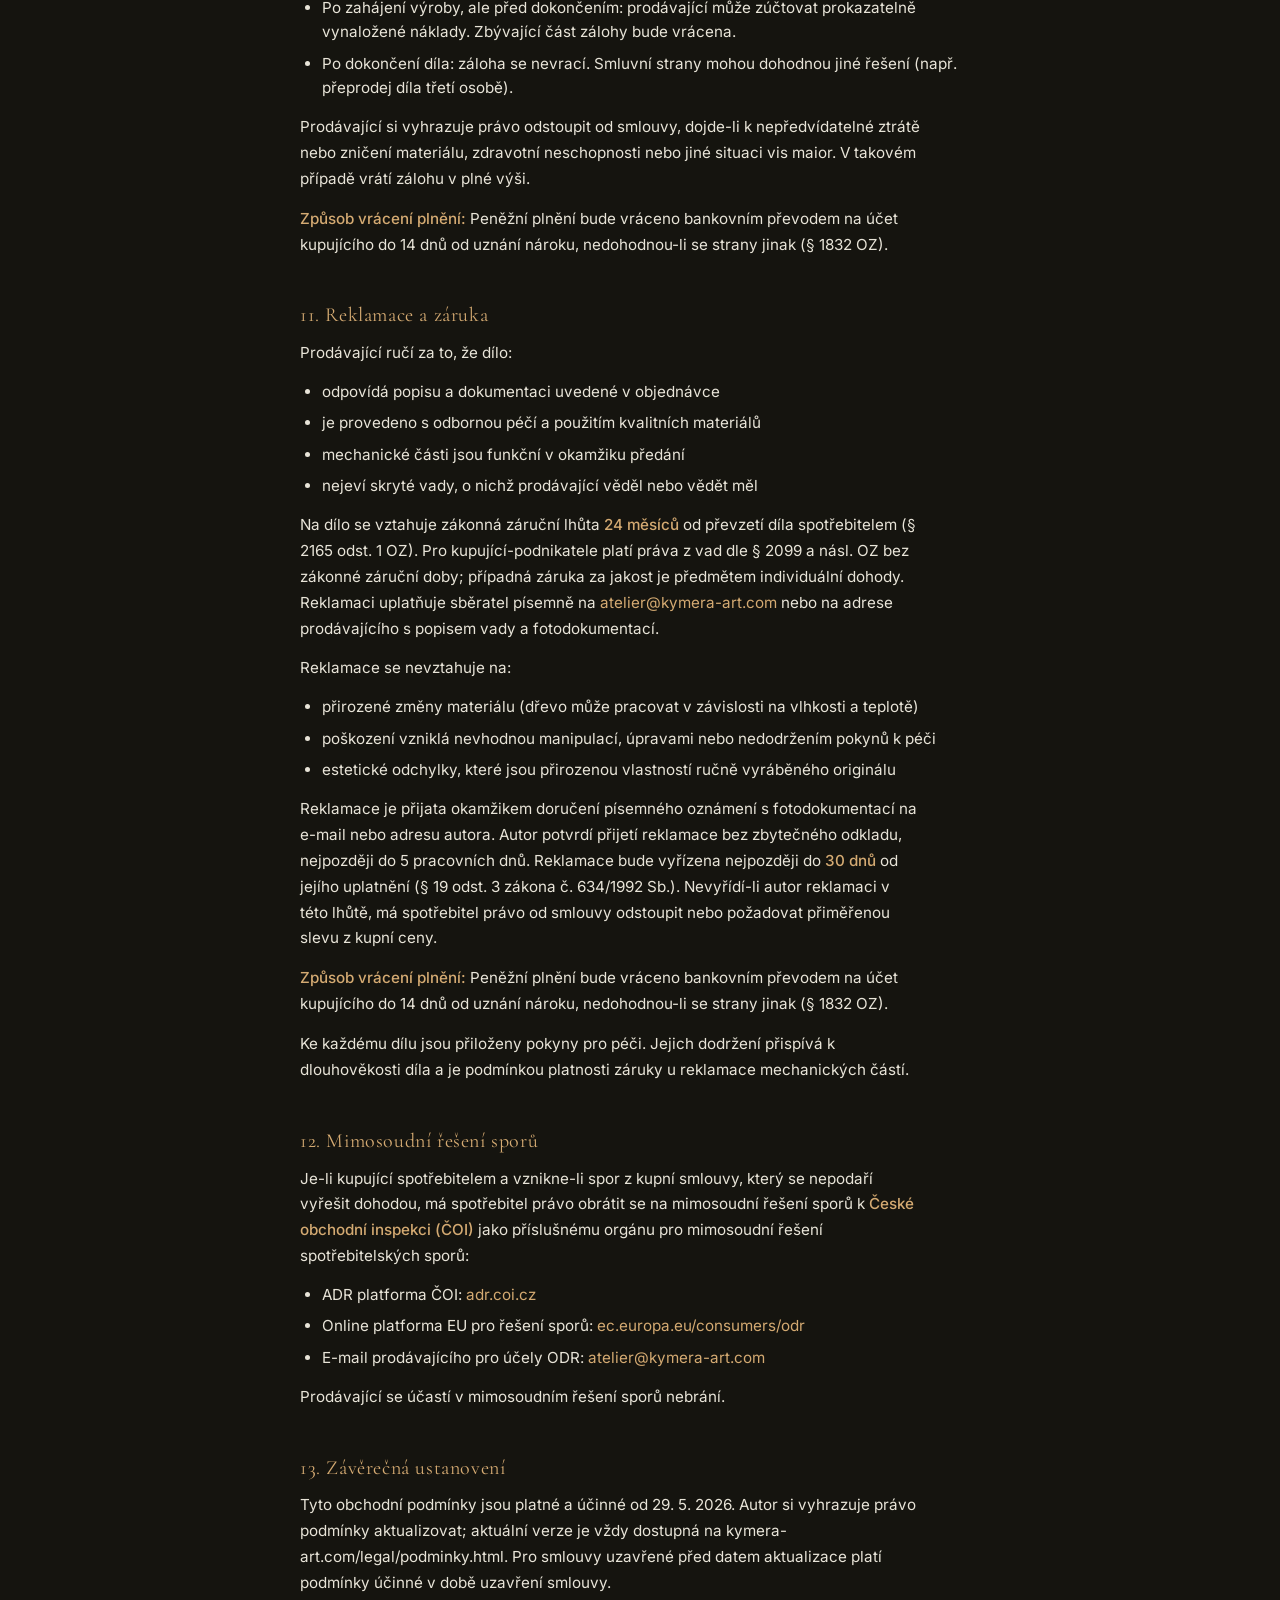
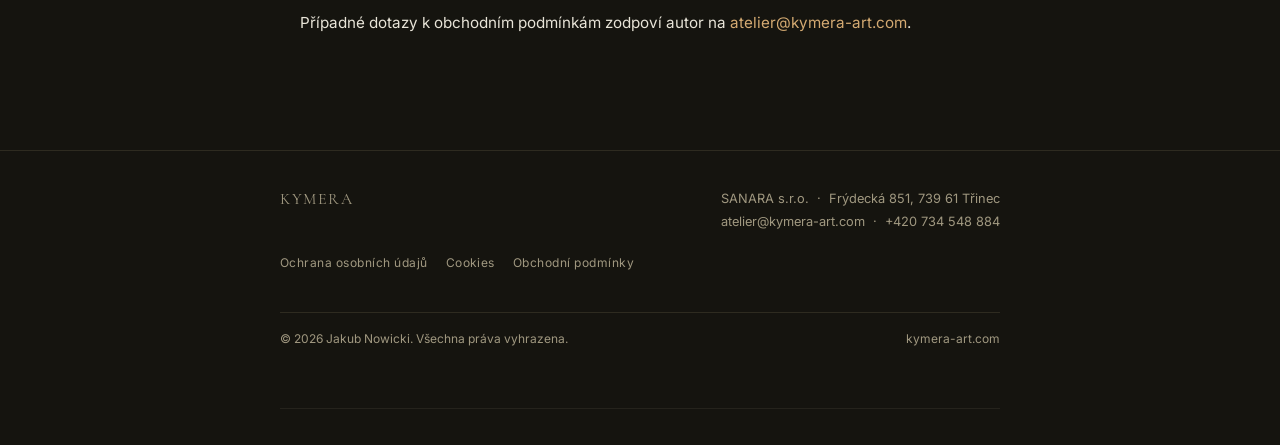
<file: legal/podminky.html>
<!DOCTYPE html>
<html lang="cs">
<head>
  <meta charset="UTF-8">
  <meta name="viewport" content="width=device-width, initial-scale=1.0">
  <title>Obchodní podmínky — KYMERA</title>
  <link rel="canonical" href="https://kymera-art.com/legal/podminky.html" />
  <link rel="alternate" hreflang="cs" href="https://kymera-art.com/legal/podminky.html" />
  <link rel="alternate" hreflang="en" href="https://kymera-art.com/en/legal/terms.html" />
  <link rel="alternate" hreflang="pl" href="https://kymera-art.com/pl/legal/regulamin.html" />
  <link rel="alternate" hreflang="x-default" href="https://kymera-art.com/legal/podminky.html" />
  <link rel="stylesheet" href="../style.css">
  <style>
    @font-face{font-family:'Inter';font-style:normal;font-weight:300 600;font-display:swap;src:url('../assets/fonts/inter-latin-ext.woff2') format('woff2');unicode-range:U+0100-02BA,U+02BD-02C5,U+02C7-02CC,U+02CE-02D7,U+02DD-02FF,U+0304,U+0308,U+0329,U+1D00-1DBF,U+1E00-1E9F,U+1EF2-1EFF,U+2020,U+20A0-20AB,U+20AD-20C0,U+2113,U+2C60-2C7F,U+A720-A7FF}
    @font-face{font-family:'Inter';font-style:normal;font-weight:300 600;font-display:swap;src:url('../assets/fonts/inter-latin.woff2') format('woff2');unicode-range:U+0000-00FF,U+0131,U+0152-0153,U+02BB-02BC,U+02C6,U+02DA,U+02DC,U+0304,U+0308,U+0329,U+2000-206F,U+20AC,U+2122,U+2191,U+2193,U+2212,U+2215,U+FEFF,U+FFFD}
    @font-face{font-family:'Cormorant Garamond';font-style:normal;font-weight:300 600;font-display:swap;src:url('../assets/fonts/cg-normal-latin-ext.woff2') format('woff2');unicode-range:U+0100-02BA,U+02BD-02C5,U+02C7-02CC,U+02CE-02D7,U+02DD-02FF,U+0304,U+0308,U+0329,U+1D00-1DBF,U+1E00-1E9F,U+1EF2-1EFF,U+2020,U+20A0-20AB,U+20AD-20C0,U+2113,U+2C60-2C7F,U+A720-A7FF}
    @font-face{font-family:'Cormorant Garamond';font-style:normal;font-weight:300 600;font-display:swap;src:url('../assets/fonts/cg-normal-latin.woff2') format('woff2');unicode-range:U+0000-00FF,U+0131,U+0152-0153,U+02BB-02BC,U+02C6,U+02DA,U+02DC,U+0304,U+0308,U+0329,U+2000-206F,U+20AC,U+2122,U+2191,U+2193,U+2212,U+2215,U+FEFF,U+FFFD}

    *,
    *::before,
    *::after {
      box-sizing: border-box;
      margin: 0;
      padding: 0;
    }

    :root {
      --bg: #15140f;
      --surface: #1c1a13;
      --text: #e8e4d8;
      --text-muted: #a09880;
      --brass: #b8925a;
      --brass-light: #d4aa72;
      --border: #2e2b20;
    }

    html {
      background-color: var(--bg);
      color: var(--text);
      font-family: 'Inter', system-ui, -apple-system, sans-serif;
      font-size: 16px;
      line-height: 1.7;
      -webkit-font-smoothing: antialiased;
    }

    body {
      min-height: 100vh;
      display: flex;
      flex-direction: column;
    }

    /* Nav */
    .legal-nav {
      padding: 28px 20px;
      border-bottom: 1px solid var(--border);
      display: flex;
      align-items: center;
      justify-content: space-between;
      max-width: 760px;
      margin: 0 auto;
      width: 100%;
    }

    .legal-nav a.home-link {
      font-family: 'Cormorant Garamond', Georgia, serif;
      font-size: 1.35rem;
      letter-spacing: 0.12em;
      color: var(--text);
      text-decoration: none;
      text-transform: uppercase;
    }

    .legal-nav a.home-link:hover {
      color: var(--brass-light);
    }

    .back-link {
      font-size: 0.78rem;
      letter-spacing: 0.08em;
      text-transform: uppercase;
      color: var(--text-muted);
      text-decoration: none;
      border-bottom: 1px solid var(--border);
      padding-bottom: 2px;
      transition: color 0.2s, border-color 0.2s;
    }

    .back-link:hover {
      color: var(--brass-light);
      border-color: var(--brass-light);
    }

    /* Main content */
    main {
      flex: 1;
      max-width: 720px;
      margin: 0 auto;
      padding: 72px 20px 100px;
      width: 100%;
    }

    .legal-badge {
      display: inline-block;
      font-size: 0.7rem;
      letter-spacing: 0.14em;
      text-transform: uppercase;
      color: var(--brass);
      border: 1px solid var(--brass);
      padding: 4px 12px;
      margin-bottom: 28px;
    }

    h1 {
      font-family: 'Cormorant Garamond', Georgia, serif;
      font-size: clamp(1.8rem, 4vw, 2.6rem);
      font-weight: 400;
      line-height: 1.2;
      color: var(--text);
      margin-bottom: 12px;
      letter-spacing: 0.01em;
    }

    .updated {
      font-size: 0.8rem;
      color: var(--text-muted);
      letter-spacing: 0.04em;
      margin-bottom: 56px;
      padding-bottom: 32px;
      border-bottom: 1px solid var(--border);
    }

    h2 {
      font-family: 'Cormorant Garamond', Georgia, serif;
      font-size: 1.25rem;
      font-weight: 400;
      color: var(--brass-light);
      margin-bottom: 14px;
      margin-top: 48px;
      letter-spacing: 0.03em;
    }

    p {
      color: var(--text);
      margin-bottom: 14px;
      font-size: 0.95rem;
    }

    ul, ol {
      padding-left: 1.4em;
      margin-bottom: 14px;
    }

    li {
      font-size: 0.95rem;
      color: var(--text);
      margin-bottom: 7px;
    }

    .highlight-box {
      background: var(--surface);
      border-left: 2px solid var(--brass);
      padding: 18px 22px;
      margin: 22px 0;
    }

    .highlight-box p {
      margin-bottom: 0;
      font-size: 0.9rem;
    }

    .note-box {
      background: var(--surface);
      border: 1px solid var(--border);
      padding: 14px 20px;
      margin: 18px 0;
      font-size: 0.85rem;
      color: var(--text-muted);
      font-style: italic;
    }

    .note-box strong {
      font-style: normal;
    }

    strong {
      color: var(--brass-light);
      font-weight: 500;
    }

    section {
      margin-bottom: 8px;
    }

    .intro-lead {
      font-family: 'Cormorant Garamond', Georgia, serif;
      font-size: 1.05rem;
      color: var(--text-muted);
      font-style: italic;
      margin-bottom: 48px;
      line-height: 1.6;
    }

    /* Footer */
    footer {
      border-top: 1px solid var(--border);
      padding: 36px 20px;
    }

    .footer-inner {
      max-width: 720px;
      margin: 0 auto;
      display: flex;
      flex-wrap: wrap;
      gap: 20px;
      justify-content: space-between;
      align-items: flex-start;
    }

    .footer-brand {
      font-family: 'Cormorant Garamond', Georgia, serif;
      font-size: 1rem;
      letter-spacing: 0.1em;
      color: var(--text-muted);
      text-transform: uppercase;
    }

    .footer-contact {
      font-size: 0.8rem;
      color: var(--text-muted);
      line-height: 1.8;
    }

    .footer-contact a {
      color: var(--text-muted);
      text-decoration: none;
    }

    .footer-contact a:hover {
      color: var(--brass-light);
    }

    .footer-legal-links {
      font-size: 0.75rem;
      color: var(--text-muted);
      display: flex;
      gap: 18px;
      flex-wrap: wrap;
      align-items: center;
    }

    .footer-legal-links a {
      color: var(--text-muted);
      text-decoration: none;
      letter-spacing: 0.04em;
      transition: color 0.2s;
    }

    .footer-legal-links a:hover {
      color: var(--brass-light);
    }

    .footer-copy {
      width: 100%;
      border-top: 1px solid var(--border);
      margin-top: 20px;
      padding-top: 16px;
      font-size: 0.75rem;
      color: var(--text-muted);
      display: flex;
      flex-wrap: wrap;
      justify-content: space-between;
      gap: 8px;
    }
  </style>
</head>
<body>

  <div class="legal-nav">
    <a href="https://kymera-art.com" class="home-link">Kymera</a>
    <a href="https://kymera-art.com" class="back-link">← Zpět na hlavní stránku</a>
  </div>

  <main>
    <div class="legal-badge">Právní dokumenty</div>
    <h1>Obchodní podmínky</h1>
    <p class="updated">Poslední aktualizace: 29. 5. 2026 — Verze 2.0</p>

    <p class="intro-lead">Každé dílo KYMERA vzniká jako originál — pro konkrétního člověka, na konkrétní místo. Tyto podmínky vymezují pravidla spolupráce tak, aby byl celý proces pro obě strany srozumitelný a důvěryhodný.</p>

    <section>
      <h2>1. Provozovatel a prodávající</h2>
      <p>Tyto obchodní podmínky upravují vztah mezi:</p>
      <div class="highlight-box">
        <p><strong>SANARA s.r.o.</strong> (dále jen „prodávající")<br>
        Sídlo: Kunín 30, 742 53 Kunín, Česká republika<br>
        Provozovna (atelier): Frýdecká 851, 739 61 Třinec<br>
        IČO: 01817566<br>
        DIČ: CZ01817566 (plátce DPH)<br>
        Zapsaná v obchodním rejstříku vedeném Krajským soudem v Ostravě, sp. zn. C 56729.<br>
        Zastoupená: Ľubomír Magát, jednatel<br>
        Kontaktní osoba: Jakub Nowicki<br>
        Tel.: <a href="tel:+420734548884" style="color: var(--brass-light);">+420 734 548 884</a><br>
        E-mail: <a href="mailto:atelier@kymera-art.com" style="color: var(--brass-light);">atelier@kymera-art.com</a><br>
        Web: <a href="https://kymera-art.com" style="color: var(--brass-light);">kymera-art.com</a></p>
      </div>
      <p>…a kupujícím — fyzickou nebo právnickou osobou, která projeví zájem o zakoupení uměleckého díla (dále jen „kupující" nebo „sběratel").</p>
      <p>Tyto podmínky se řídí právem České republiky, zejm. zákonem č. 89/2012 Sb., občanský zákoník (dále jen „OZ"), a zákonem č. 634/1992 Sb., o ochraně spotřebitele, je-li kupující spotřebitelem ve smyslu § 419 OZ.</p>
      <p><strong>Spotřebitelem</strong> se rozumí fyzická osoba, která nejedná v rámci své podnikatelské činnosti ani v rámci samostatného výkonu svého povolání (§ 419 OZ). Na spotřebitele se vztahují zvláštní ochranná ustanovení zákona č. 634/1992 Sb. a příslušná ustanovení OZ.</p>
      <p><strong>Podnikatelem</strong> se rozumí osoba jednající v rámci své podnikatelské nebo profesní činnosti — typicky architekti, designérská studia nebo investoři pořizující dílo pro komerční účely. Na podnikatele se zákonná ochrana spotřebitele nevztahuje.</p>
    </section>

    <section>
      <h2>2. Předmět prodeje</h2>
      <p>Předmětem těchto podmínek je prodej originálních uměleckých soch a objektů vytvořených smluvním umělcem spolupracujícím s prodávajícím, vytvořených ze dřeva s implantovanou mechanikou (dále jen „dílo" nebo „socha"). Každé dílo je:</p>
      <ul>
        <li>originálním výtvorem — neexistuje v žádné kopii ani replice</li>
        <li>opatřeno unikátním číslem a certifikátem pravosti</li>
        <li>dokumentováno fotograficky před expedicí</li>
      </ul>
      <p>KYMERA nevyrábí limitované edice, sériové reprodukce ani autorské tisky — veškerá nabídka tvoří výhradně originální díla.</p>
    </section>

    <section>
      <h2>3. Cena</h2>
      <p>Ceny děl nejsou standardně uvedeny na webu. Každé dílo je oceněno individuálně s ohledem na rozměr, materiál, náročnost mechaniky a aktuální dostupnost. Orientační cena začíná od <strong>60 000 Kč</strong>.</p>
      <p>Konkrétní cenová nabídka je zasílána na vyžádání po osobní nebo e-mailové konzultaci. Cena je platná po dobu uvedenou v nabídce, minimálně však 14 dní od jejího doručení.</p>
      <p>Prodávající je plátcem DPH. DIČ: CZ01817566. Všechny ceny uvedené v cenové nabídce jsou konečné a zahrnují DPH v zákonné výši, není-li v nabídce uvedeno jinak.</p>
    </section>

    <section>
      <h2>4. Objednávka a uzavření smlouvy</h2>
      <p>Zájem o dílo lze projevit prostřednictvím:</p>
      <ul>
        <li>kontaktního formuláře na kymera-art.com</li>
        <li>e-mailem na <a href="mailto:atelier@kymera-art.com" style="color: var(--brass-light);">atelier@kymera-art.com</a></li>
        <li>telefonicky nebo osobně po předchozí domluvě</li>
      </ul>
      <p>Projevení zájmu o dílo <strong>není závaznou objednávkou</strong>. Smlouva o koupi díla je uzavřena teprve tehdy, když obě strany odsouhlasí:</p>
      <ol>
        <li>konkrétní dílo (nebo zadání zakázkového díla)</li>
        <li>celkovou cenu včetně způsobu dopravy</li>
        <li>termín dodání</li>
        <li>zálohu a podmínky platby</li>
      </ol>
      <p>Potvrzení smlouvy je zasláno e-mailem a prodávající potvrdí přijetí objednávky zpravidla do 3 pracovních dnů.</p>
    </section>

    <section>
      <h2>5. Platební podmínky a záloha</h2>
      <p>Po uzavření smlouvy je splatná záloha ve výši <strong>30–50 % z celkové ceny díla</strong>, a to zpravidla do 7 dnů od uzavření smlouvy. Konkrétní výše zálohy závisí na charakteru díla a je dojednána individuálně.</p>
      <p>Zbývající část kupní ceny (<strong>doplatek</strong>) je splatná před expedicí díla, nejpozději v den předání. Doplatek potvrzuje připravenost sběratele dílo převzít.</p>
      <p>Platba probíhá bankovním převodem na účet prodávajícího. Při osobním převzetí je možná i platba v hotovosti do zákonného limitu.</p>
      <div class="note-box">
        <strong>Poznámka:</strong> Záloha slouží k pokrytí nákladů na materiál, přípravu zakázkové výroby a vázanost atelieru pro konkrétní dílo. <strong>Záloha je v případě zrušení objednávky ze strany kupujícího nevratná</strong>, nedohodnou-li se strany v konkrétním případě jinak — viz článek 10 (Odstoupení od smlouvy). Toto opatření je standardem v autorské zakázkové výrobě a odpovídá výjimce z práva spotřebitele odstoupit od smlouvy dle § 1837 písm. d) občanského zákoníku (zboží zhotovené podle přání spotřebitele).
      </div>
    </section>

    <section>
      <h2>6. Lhůta výroby a dodání</h2>
      <p>Každé dílo je vyráběno s plným soustředěním a péčí odpovídající jeho charakteru. Standardní lhůta výroby je <strong>4 až 12 týdnů</strong> od uhrazení zálohy, v závislosti na:</p>
      <ul>
        <li>složitosti mechaniky a zpracování</li>
        <li>rozměru a hmotnosti díla</li>
        <li>aktuálním pořadí zakázek v ateliéru</li>
      </ul>
      <p>Přesný termín je vždy uveden v potvrzení objednávky. Prodávající průběžně informuje sběratele o stavu výroby a případných změnách termínu bez zbytečného odkladu.</p>
    </section>

    <section>
      <h2>7. Doprava a předání díla</h2>
      <p><strong>Česká republika:</strong> Dílo doručuje prodávající osobně vlastním vozem. Doprava v rámci ČR je zahrnuta v ceně díla. Prodávající dohodne konkrétní termín a místo předání se sběratelem individuálně. Osobní předání umožňuje také instruktáž k péči o dílo a mechaniku na místě.</p>
      <p><strong>Zahraničí:</strong> Při dodání mimo ČR zajišťuje prodávající dopravu prostřednictvím specializované umělecké nebo kurýrní spedice. Náklady na mezinárodní dopravu, pojištění a případné celní poplatky jsou předmětem individuální dohody a nejsou zahrnuty v ceně díla.</p>
      <p>Dílo je před expedicí baleno způsobem odpovídajícím jeho hodnotě a křehkosti. Kupující nese nebezpečí škody na díle od okamžiku jeho převzetí.</p>
    </section>

    <section>
      <h2>8. Originalita a certifikát pravosti</h2>
      <p>Každá socha KYMERA je opatřena:</p>
      <ul>
        <li><strong>Unikátním identifikačním číslem</strong> diskrétně umístěným na díle</li>
        <li><strong>Certifikátem pravosti</strong> podepsaným za prodávajícího, s popisem díla, datem vzniku a číslem kusu</li>
        <li><strong>Fotografickou dokumentací</strong> zachycující finální stav díla před expedicí</li>
      </ul>
      <p>Certifikát je nedílnou součástí dodávky. Ztráta certifikátu nezpochybňuje vlastnictví díla, ale komplikuje případné budoucí ověření pravosti. V případě ztráty certifikátu může prodávající na vyžádání vydat duplikát.</p>
    </section>

    <section>
      <h2>9. Autorská práva</h2>
      <p>Zakoupením díla přechází na sběratele <strong>vlastnictví fyzického objektu</strong>. Veškerá autorská práva k dílu — včetně práva dílo reprodukovat, vystavovat, šířit nebo z něj odvozovat nová díla — zůstávají výhradně autorovi a/nebo prodávajícímu ve smyslu zákona č. 121/2000 Sb. (autorský zákon).</p>
      <p>Sběratel je oprávněn:</p>
      <ul>
        <li>dílo vlastnit, vystavovat v soukromém nebo veřejném prostoru</li>
        <li>dílo fotografovat pro osobní dokumentaci</li>
        <li>dílo dále prodat jako fyzický objekt (přičemž se tato omezení přenáší na nového vlastníka)</li>
      </ul>
      <p>Sběratel není bez výslovného písemného souhlasu prodávajícího oprávněn:</p>
      <ul>
        <li>dílo reprodukovat, odlévat, 3D skenovat nebo jinak kopírovat</li>
        <li>zveřejňovat fotografie díla pro komerční účely</li>
        <li>dílo upravovat nebo začleňovat do jiných děl</li>
      </ul>
    </section>

    <section>
      <h2>10. Odstoupení od smlouvy</h2>
      <p>Je-li kupující <strong>spotřebitel</strong> a smlouva byla uzavřena na dálku (bez fyzické přítomnosti obou stran), má právo od smlouvy odstoupit bez udání důvodu do <strong>14 dnů</strong> od převzetí díla (§ 1829 OZ).</p>
      <div class="note-box">
        <strong>Důležitá výjimka:</strong> Právo na odstoupení od smlouvy ve lhůtě 14 dnů se nevztahuje na díla vyrobená na zakázku podle specifikací spotřebitele nebo zjevně přizpůsobená konkrétní osobě (§ 1837 písm. d) OZ). Tato výjimka se vztahuje na velkou část zakázek KYMERA — konkrétní uplatnění výjimky je vždy uvedeno v potvrzení objednávky.
      </div>
      <p>Odstoupení od smlouvy ze strany kupujícího — mimo zákonná práva — podléhá těmto pravidlům:</p>
      <ul>
        <li>Před zahájením výroby: prodávající vrátí zálohu v plné výši do 14 dnů.</li>
        <li>Po zahájení výroby, ale před dokončením: prodávající může zúčtovat prokazatelně vynaložené náklady. Zbývající část zálohy bude vrácena.</li>
        <li>Po dokončení díla: záloha se nevrací. Smluvní strany mohou dohodnou jiné řešení (např. přeprodej díla třetí osobě).</li>
      </ul>
      <p>Prodávající si vyhrazuje právo odstoupit od smlouvy, dojde-li k nepředvídatelné ztrátě nebo zničení materiálu, zdravotní neschopnosti nebo jiné situaci vis maior. V takovém případě vrátí zálohu v plné výši.</p>
      <p><strong>Způsob vrácení plnění:</strong> Peněžní plnění bude vráceno bankovním převodem na účet kupujícího do 14 dnů od uznání nároku, nedohodnou-li se strany jinak (§ 1832 OZ).</p>
    </section>

    <section>
      <h2>11. Reklamace a záruka</h2>
      <p>Prodávající ručí za to, že dílo:</p>
      <ul>
        <li>odpovídá popisu a dokumentaci uvedené v objednávce</li>
        <li>je provedeno s odbornou péčí a použitím kvalitních materiálů</li>
        <li>mechanické části jsou funkční v okamžiku předání</li>
        <li>nejeví skryté vady, o nichž prodávající věděl nebo vědět měl</li>
      </ul>
      <p>Na dílo se vztahuje zákonná záruční lhůta <strong>24 měsíců</strong> od převzetí díla spotřebitelem (§ 2165 odst. 1 OZ). Pro kupující-podnikatele platí práva z vad dle § 2099 a násl. OZ bez zákonné záruční doby; případná záruka za jakost je předmětem individuální dohody. Reklamaci uplatňuje sběratel písemně na <a href="mailto:atelier@kymera-art.com" style="color: var(--brass-light);">atelier@kymera-art.com</a> nebo na adrese prodávajícího s popisem vady a fotodokumentací.</p>
      <p>Reklamace se nevztahuje na:</p>
      <ul>
        <li>přirozené změny materiálu (dřevo může pracovat v závislosti na vlhkosti a teplotě)</li>
        <li>poškození vzniklá nevhodnou manipulací, úpravami nebo nedodržením pokynů k péči</li>
        <li>estetické odchylky, které jsou přirozenou vlastností ručně vyráběného originálu</li>
      </ul>
      <p>Reklamace je přijata okamžikem doručení písemného oznámení s fotodokumentací na e-mail nebo adresu autora. Autor potvrdí přijetí reklamace bez zbytečného odkladu, nejpozději do 5 pracovních dnů. Reklamace bude vyřízena nejpozději do <strong>30 dnů</strong> od jejího uplatnění (§ 19 odst. 3 zákona č. 634/1992 Sb.). Nevyřídí-li autor reklamaci v této lhůtě, má spotřebitel právo od smlouvy odstoupit nebo požadovat přiměřenou slevu z kupní ceny.</p>
      <p><strong>Způsob vrácení plnění:</strong> Peněžní plnění bude vráceno bankovním převodem na účet kupujícího do 14 dnů od uznání nároku, nedohodnou-li se strany jinak (§ 1832 OZ).</p>
      <p>Ke každému dílu jsou přiloženy pokyny pro péči. Jejich dodržení přispívá k dlouhověkosti díla a je podmínkou platnosti záruky u reklamace mechanických částí.</p>
    </section>

    <section>
      <h2>12. Mimosoudní řešení sporů</h2>
      <p>Je-li kupující spotřebitelem a vznikne-li spor z kupní smlouvy, který se nepodaří vyřešit dohodou, má spotřebitel právo obrátit se na mimosoudní řešení sporů k <strong>České obchodní inspekci (ČOI)</strong> jako příslušnému orgánu pro mimosoudní řešení spotřebitelských sporů:</p>
      <ul>
        <li>ADR platforma ČOI: <a href="https://adr.coi.cz" style="color: var(--brass-light);">adr.coi.cz</a></li>
        <li>Online platforma EU pro řešení sporů: <a href="https://ec.europa.eu/consumers/odr" style="color: var(--brass-light);">ec.europa.eu/consumers/odr</a></li>
        <li>E-mail prodávajícího pro účely ODR: <a href="mailto:atelier@kymera-art.com" style="color: var(--brass-light);">atelier@kymera-art.com</a></li>
      </ul>
      <p>Prodávající se účastí v mimosoudním řešení sporů nebrání.</p>
    </section>

    <section>
      <h2>13. Závěrečná ustanovení</h2>
      <p>Tyto obchodní podmínky jsou platné a účinné od 29. 5. 2026. Autor si vyhrazuje právo podmínky aktualizovat; aktuální verze je vždy dostupná na kymera-art.com/legal/podminky.html. Pro smlouvy uzavřené před datem aktualizace platí podmínky účinné v době uzavření smlouvy.</p>
      <p>Případné dotazy k obchodním podmínkám zodpoví autor na <a href="mailto:atelier@kymera-art.com" style="color: var(--brass-light);">atelier@kymera-art.com</a>.</p>
    </section>
  </main>

  <footer>
    <div class="footer-inner">
      <div class="footer-brand">Kymera</div>
      <div class="footer-contact">
        SANARA s.r.o. &nbsp;·&nbsp; Frýdecká 851, 739 61 Třinec<br>
        <a href="mailto:atelier@kymera-art.com">atelier@kymera-art.com</a> &nbsp;·&nbsp;
        <a href="tel:+420734548884">+420 734 548 884</a>
      </div>
      <div class="footer-legal-links">
        <a href="gdpr.html">Ochrana osobních údajů</a>
        <a href="cookies.html">Cookies</a>
        <a href="podminky.html">Obchodní podmínky</a>
      </div>
      <div class="footer-copy">
        <span>© 2026 Jakub Nowicki. Všechna práva vyhrazena.</span>
        <span>kymera-art.com</span>
      </div>
    </div>
  </footer>

</body>
</html>
</file>
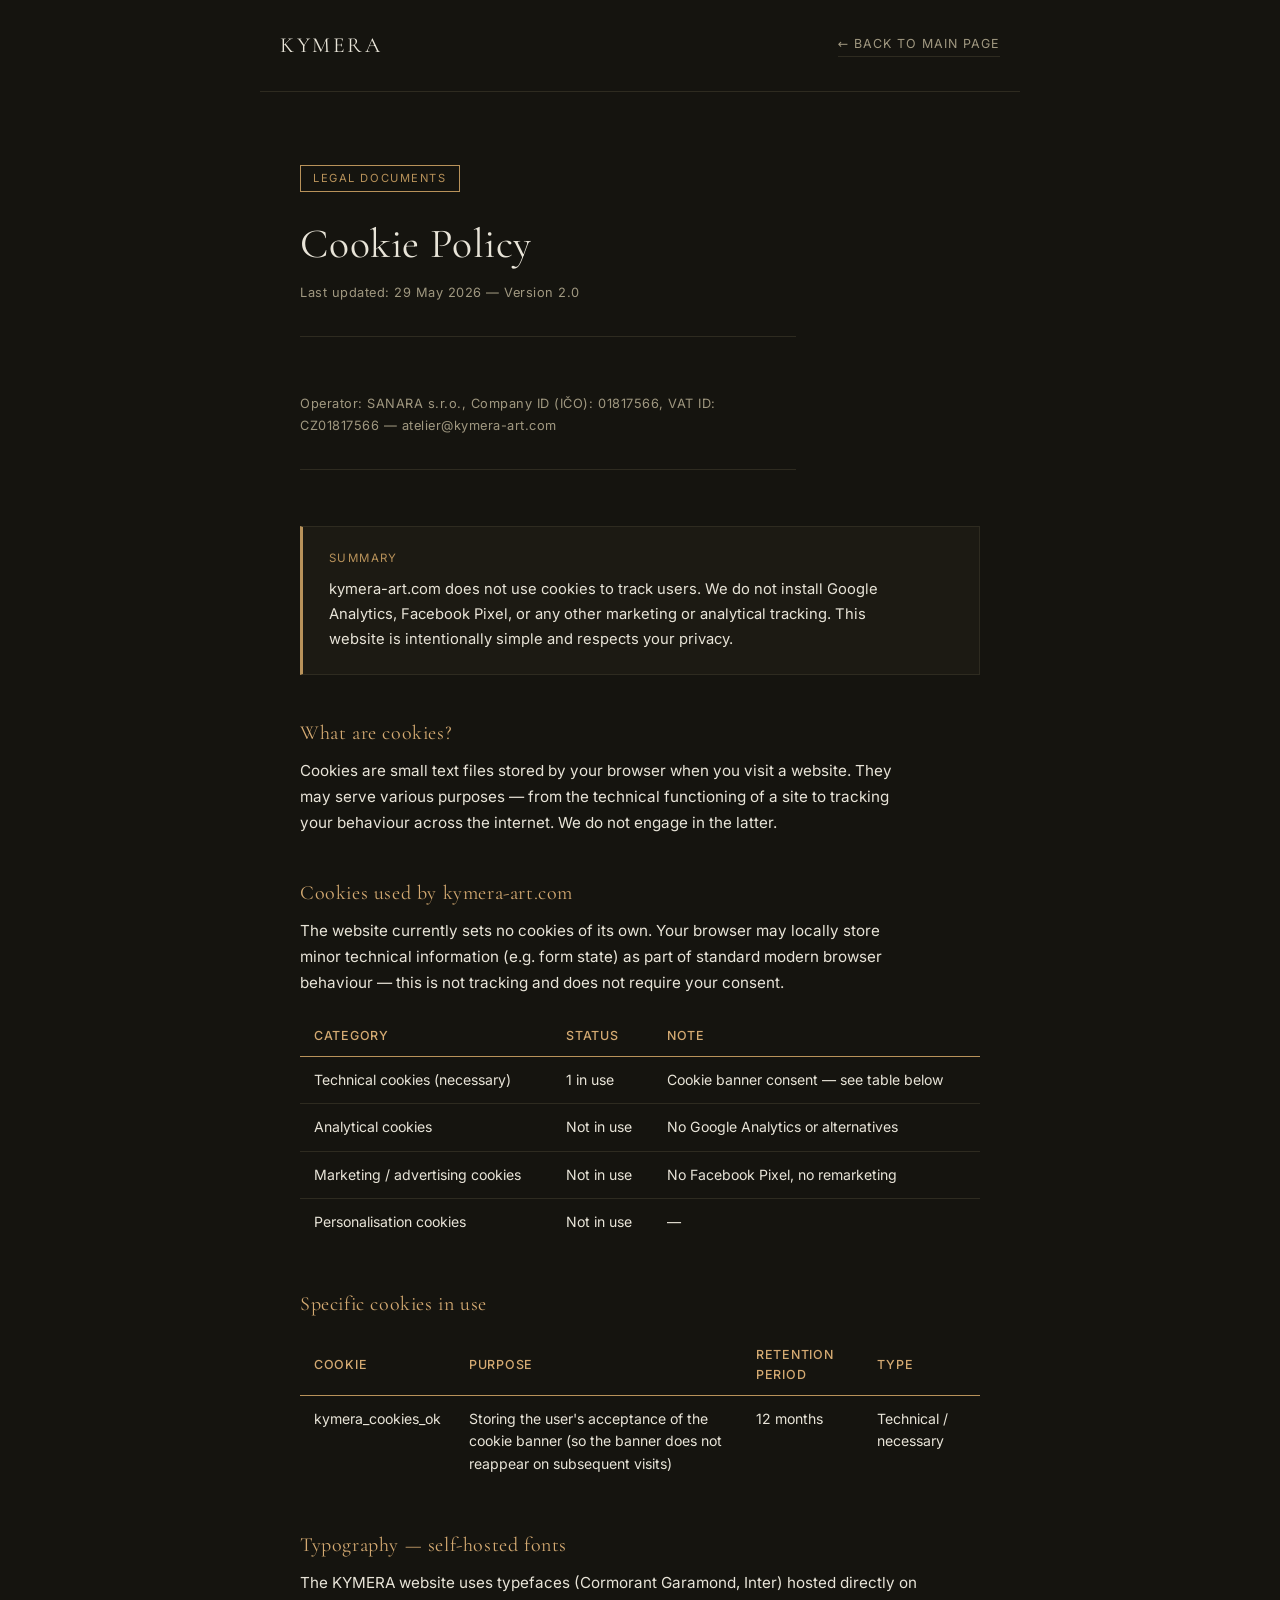
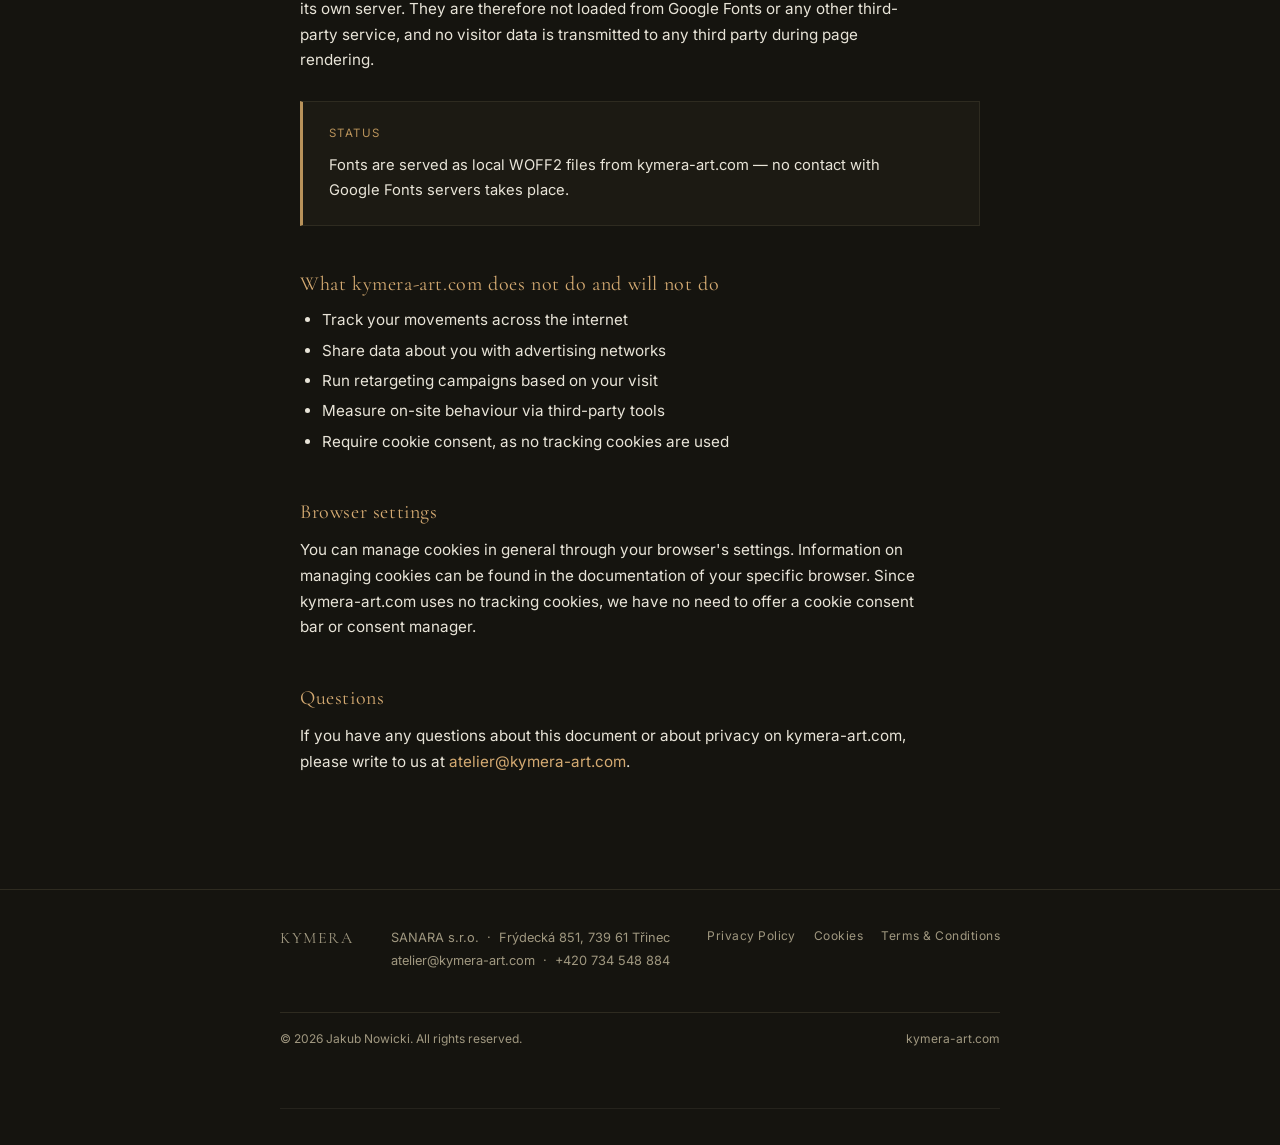
<file: en/legal/cookies.html>
<!DOCTYPE html>
<html lang="en">
<head>
  <meta charset="UTF-8">
  <meta name="viewport" content="width=device-width, initial-scale=1.0">
  <title>Cookie Policy — KYMERA</title>
  <link rel="alternate" hreflang="cs" href="https://kymera-art.com/legal/cookies.html" />
  <link rel="alternate" hreflang="en" href="https://kymera-art.com/en/legal/cookies.html" />
  <link rel="alternate" hreflang="pl" href="https://kymera-art.com/pl/legal/cookies.html" />
  <link rel="alternate" hreflang="x-default" href="https://kymera-art.com/legal/cookies.html" />
  <link rel="canonical" href="https://kymera-art.com/en/legal/cookies.html" />
  <link rel="stylesheet" href="../../style.css">
  <style>
    @font-face{font-family:'Inter';font-style:normal;font-weight:300 600;font-display:swap;src:url('../../assets/fonts/inter-latin-ext.woff2') format('woff2');unicode-range:U+0100-02BA,U+02BD-02C5,U+02C7-02CC,U+02CE-02D7,U+02DD-02FF,U+0304,U+0308,U+0329,U+1D00-1DBF,U+1E00-1E9F,U+1EF2-1EFF,U+2020,U+20A0-20AB,U+20AD-20C0,U+2113,U+2C60-2C7F,U+A720-A7FF}
    @font-face{font-family:'Inter';font-style:normal;font-weight:300 600;font-display:swap;src:url('../../assets/fonts/inter-latin.woff2') format('woff2');unicode-range:U+0000-00FF,U+0131,U+0152-0153,U+02BB-02BC,U+02C6,U+02DA,U+02DC,U+0304,U+0308,U+0329,U+2000-206F,U+20AC,U+2122,U+2191,U+2193,U+2212,U+2215,U+FEFF,U+FFFD}
    @font-face{font-family:'Cormorant Garamond';font-style:normal;font-weight:300 600;font-display:swap;src:url('../../assets/fonts/cg-normal-latin-ext.woff2') format('woff2');unicode-range:U+0100-02BA,U+02BD-02C5,U+02C7-02CC,U+02CE-02D7,U+02DD-02FF,U+0304,U+0308,U+0329,U+1D00-1DBF,U+1E00-1E9F,U+1EF2-1EFF,U+2020,U+20A0-20AB,U+20AD-20C0,U+2113,U+2C60-2C7F,U+A720-A7FF}
    @font-face{font-family:'Cormorant Garamond';font-style:normal;font-weight:300 600;font-display:swap;src:url('../../assets/fonts/cg-normal-latin.woff2') format('woff2');unicode-range:U+0000-00FF,U+0131,U+0152-0153,U+02BB-02BC,U+02C6,U+02DA,U+02DC,U+0304,U+0308,U+0329,U+2000-206F,U+20AC,U+2122,U+2191,U+2193,U+2212,U+2215,U+FEFF,U+FFFD}

    *,*::before,*::after { box-sizing: border-box; margin: 0; padding: 0; }
    :root { --bg: #15140f; --surface: #1c1a13; --text: #e8e4d8; --text-muted: #a09880; --brass: #b8925a; --brass-light: #d4aa72; --border: #2e2b20; }
    html { background-color: var(--bg); color: var(--text); font-family: 'Inter', system-ui, -apple-system, sans-serif; font-size: 16px; line-height: 1.7; -webkit-font-smoothing: antialiased; }
    body { min-height: 100vh; display: flex; flex-direction: column; }
    .legal-nav { padding: 28px 20px; border-bottom: 1px solid var(--border); display: flex; align-items: center; justify-content: space-between; max-width: 760px; margin: 0 auto; width: 100%; }
    .legal-nav a.home-link { font-family: 'Cormorant Garamond', Georgia, serif; font-size: 1.35rem; letter-spacing: 0.12em; color: var(--text); text-decoration: none; text-transform: uppercase; }
    .legal-nav a.home-link:hover { color: var(--brass-light); }
    .back-link { font-size: 0.78rem; letter-spacing: 0.08em; text-transform: uppercase; color: var(--text-muted); text-decoration: none; border-bottom: 1px solid var(--border); padding-bottom: 2px; transition: color 0.2s, border-color 0.2s; }
    .back-link:hover { color: var(--brass-light); border-color: var(--brass-light); }
    main { flex: 1; max-width: 720px; margin: 0 auto; padding: 72px 20px 100px; width: 100%; }
    .legal-badge { display: inline-block; font-size: 0.7rem; letter-spacing: 0.14em; text-transform: uppercase; color: var(--brass); border: 1px solid var(--brass); padding: 4px 12px; margin-bottom: 28px; }
    h1 { font-family: 'Cormorant Garamond', Georgia, serif; font-size: clamp(1.8rem, 4vw, 2.6rem); font-weight: 400; line-height: 1.2; color: var(--text); margin-bottom: 12px; letter-spacing: 0.01em; }
    .updated { font-size: 0.8rem; color: var(--text-muted); letter-spacing: 0.04em; margin-bottom: 56px; padding-bottom: 32px; border-bottom: 1px solid var(--border); }
    h2 { font-family: 'Cormorant Garamond', Georgia, serif; font-size: 1.25rem; font-weight: 400; color: var(--brass-light); margin-bottom: 14px; margin-top: 48px; letter-spacing: 0.03em; }
    p { color: var(--text); margin-bottom: 14px; font-size: 0.95rem; }
    ul { padding-left: 1.4em; margin-bottom: 14px; }
    li { font-size: 0.95rem; color: var(--text); margin-bottom: 6px; }
    .status-box { background: var(--surface); border: 1px solid var(--border); border-left: 3px solid var(--brass); padding: 22px 26px; margin: 28px 0; }
    .status-box .status-title { font-size: 0.72rem; letter-spacing: 0.12em; text-transform: uppercase; color: var(--brass); margin-bottom: 10px; display: block; }
    .status-box p { margin-bottom: 0; font-size: 0.92rem; }
    .cookie-table { width: 100%; border-collapse: collapse; margin: 20px 0 28px; font-size: 0.88rem; }
    .cookie-table thead tr { border-bottom: 1px solid var(--brass); }
    .cookie-table th { text-align: left; padding: 10px 14px; font-weight: 500; color: var(--brass-light); font-size: 0.78rem; letter-spacing: 0.06em; text-transform: uppercase; }
    .cookie-table td { padding: 12px 14px; border-bottom: 1px solid var(--border); color: var(--text); vertical-align: top; }
    .cookie-table tr:last-child td { border-bottom: none; }
    strong { color: var(--brass-light); font-weight: 500; }
    section { margin-bottom: 8px; }
    footer { border-top: 1px solid var(--border); padding: 36px 20px; }
    .footer-inner { max-width: 720px; margin: 0 auto; display: flex; flex-wrap: wrap; gap: 20px; justify-content: space-between; align-items: flex-start; }
    .footer-brand { font-family: 'Cormorant Garamond', Georgia, serif; font-size: 1rem; letter-spacing: 0.1em; color: var(--text-muted); text-transform: uppercase; }
    .footer-contact { font-size: 0.8rem; color: var(--text-muted); line-height: 1.8; }
    .footer-contact a { color: var(--text-muted); text-decoration: none; }
    .footer-contact a:hover { color: var(--brass-light); }
    .footer-legal-links { font-size: 0.75rem; color: var(--text-muted); display: flex; gap: 18px; flex-wrap: wrap; align-items: center; }
    .footer-legal-links a { color: var(--text-muted); text-decoration: none; letter-spacing: 0.04em; transition: color 0.2s; }
    .footer-legal-links a:hover { color: var(--brass-light); }
    .footer-copy { width: 100%; border-top: 1px solid var(--border); margin-top: 20px; padding-top: 16px; font-size: 0.75rem; color: var(--text-muted); display: flex; flex-wrap: wrap; justify-content: space-between; gap: 8px; }
  </style>
</head>
<body>

  <div class="legal-nav">
    <a href="https://kymera-art.com/en/" class="home-link">Kymera</a>
    <a href="https://kymera-art.com/en/" class="back-link">← Back to main page</a>
  </div>

  <main>
    <div class="legal-badge">Legal Documents</div>
    <h1>Cookie Policy</h1>
    <p class="updated">Last updated: 29 May 2026 — Version 2.0</p>
    <p class="updated">Operator: SANARA s.r.o., Company ID (IČO): 01817566, VAT ID: CZ01817566 — <a href="mailto:atelier@kymera-art.com" style="color: var(--text-muted);">atelier@kymera-art.com</a></p>

    <section>
      <div class="status-box">
        <span class="status-title">Summary</span>
        <p>kymera-art.com does not use cookies to track users. We do not install Google Analytics, Facebook Pixel, or any other marketing or analytical tracking. This website is intentionally simple and respects your privacy.</p>
      </div>
    </section>

    <section>
      <h2>What are cookies?</h2>
      <p>Cookies are small text files stored by your browser when you visit a website. They may serve various purposes — from the technical functioning of a site to tracking your behaviour across the internet. We do not engage in the latter.</p>
    </section>

    <section>
      <h2>Cookies used by kymera-art.com</h2>
      <p>The website currently sets no cookies of its own. Your browser may locally store minor technical information (e.g. form state) as part of standard modern browser behaviour — this is not tracking and does not require your consent.</p>

      <table class="cookie-table">
        <thead>
          <tr>
            <th>Category</th>
            <th>Status</th>
            <th>Note</th>
          </tr>
        </thead>
        <tbody>
          <tr>
            <td>Technical cookies (necessary)</td>
            <td>1 in use</td>
            <td>Cookie banner consent — see table below</td>
          </tr>
          <tr>
            <td>Analytical cookies</td>
            <td>Not in use</td>
            <td>No Google Analytics or alternatives</td>
          </tr>
          <tr>
            <td>Marketing / advertising cookies</td>
            <td>Not in use</td>
            <td>No Facebook Pixel, no remarketing</td>
          </tr>
          <tr>
            <td>Personalisation cookies</td>
            <td>Not in use</td>
            <td>—</td>
          </tr>
        </tbody>
      </table>

      <h2>Specific cookies in use</h2>
      <table class="cookie-table">
        <thead>
          <tr>
            <th>Cookie</th>
            <th>Purpose</th>
            <th>Retention period</th>
            <th>Type</th>
          </tr>
        </thead>
        <tbody>
          <tr>
            <td>kymera_cookies_ok</td>
            <td>Storing the user's acceptance of the cookie banner (so the banner does not reappear on subsequent visits)</td>
            <td>12 months</td>
            <td>Technical / necessary</td>
          </tr>
        </tbody>
      </table>
    </section>

    <section>
      <h2>Typography — self-hosted fonts</h2>
      <p>The KYMERA website uses typefaces (Cormorant Garamond, Inter) hosted directly on its own server. They are therefore not loaded from Google Fonts or any other third-party service, and no visitor data is transmitted to any third party during page rendering.</p>
      <div class="status-box">
        <span class="status-title">Status</span>
        <p>Fonts are served as local WOFF2 files from kymera-art.com — no contact with Google Fonts servers takes place.</p>
      </div>
    </section>

    <section>
      <h2>What kymera-art.com does not do and will not do</h2>
      <ul>
        <li>Track your movements across the internet</li>
        <li>Share data about you with advertising networks</li>
        <li>Run retargeting campaigns based on your visit</li>
        <li>Measure on-site behaviour via third-party tools</li>
        <li>Require cookie consent, as no tracking cookies are used</li>
      </ul>
    </section>

    <section>
      <h2>Browser settings</h2>
      <p>You can manage cookies in general through your browser's settings. Information on managing cookies can be found in the documentation of your specific browser. Since kymera-art.com uses no tracking cookies, we have no need to offer a cookie consent bar or consent manager.</p>
    </section>

    <section>
      <h2>Questions</h2>
      <p>If you have any questions about this document or about privacy on kymera-art.com, please write to us at <a href="mailto:atelier@kymera-art.com" style="color: var(--brass-light);">atelier@kymera-art.com</a>.</p>
    </section>
  </main>

  <footer>
    <div class="footer-inner">
      <div class="footer-brand">Kymera</div>
      <div class="footer-contact">
        SANARA s.r.o. &nbsp;·&nbsp; Frýdecká 851, 739 61 Třinec<br>
        <a href="mailto:atelier@kymera-art.com">atelier@kymera-art.com</a> &nbsp;·&nbsp;
        <a href="tel:+420734548884">+420 734 548 884</a>
      </div>
      <div class="footer-legal-links">
        <a href="privacy.html">Privacy Policy</a>
        <a href="cookies.html">Cookies</a>
        <a href="terms.html">Terms &amp; Conditions</a>
      </div>
      <div class="footer-copy">
        <span>© 2026 Jakub Nowicki. All rights reserved.</span>
        <span>kymera-art.com</span>
      </div>
    </div>
  </footer>

</body>
</html>
</file>
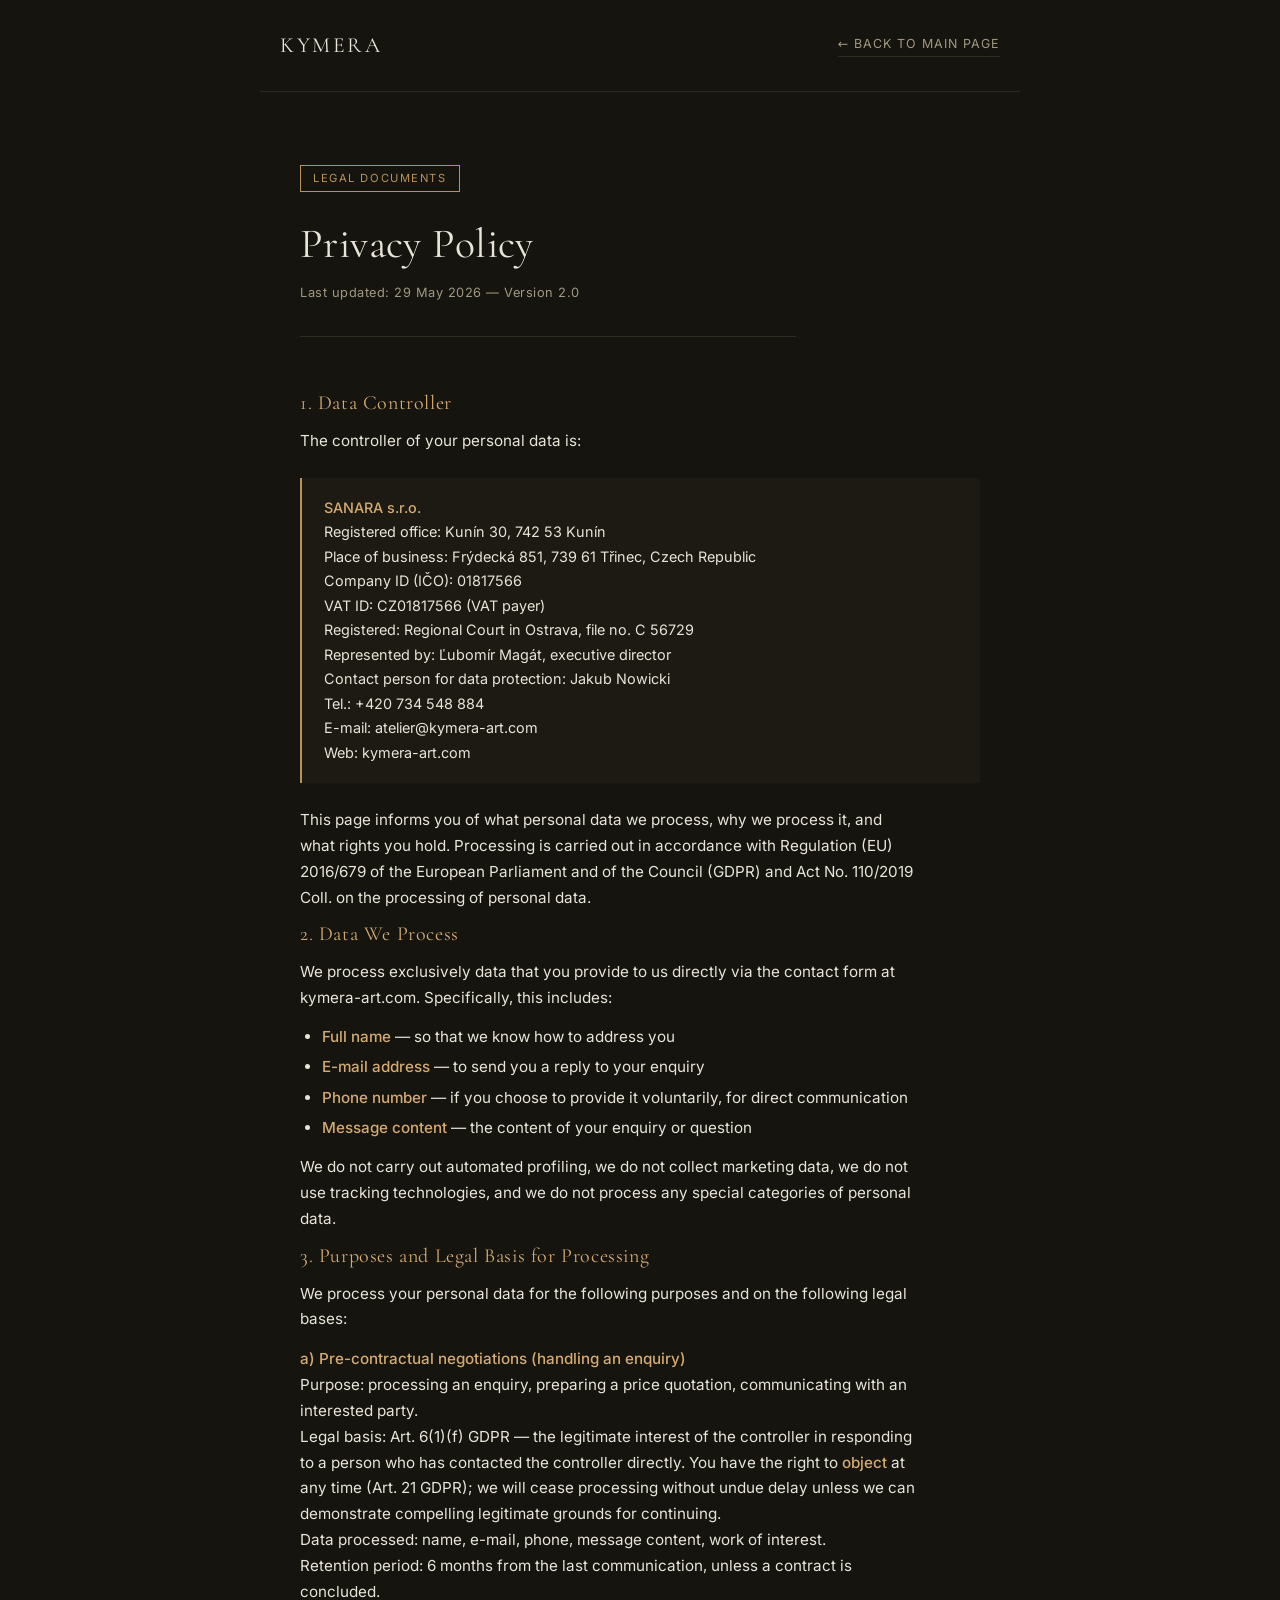
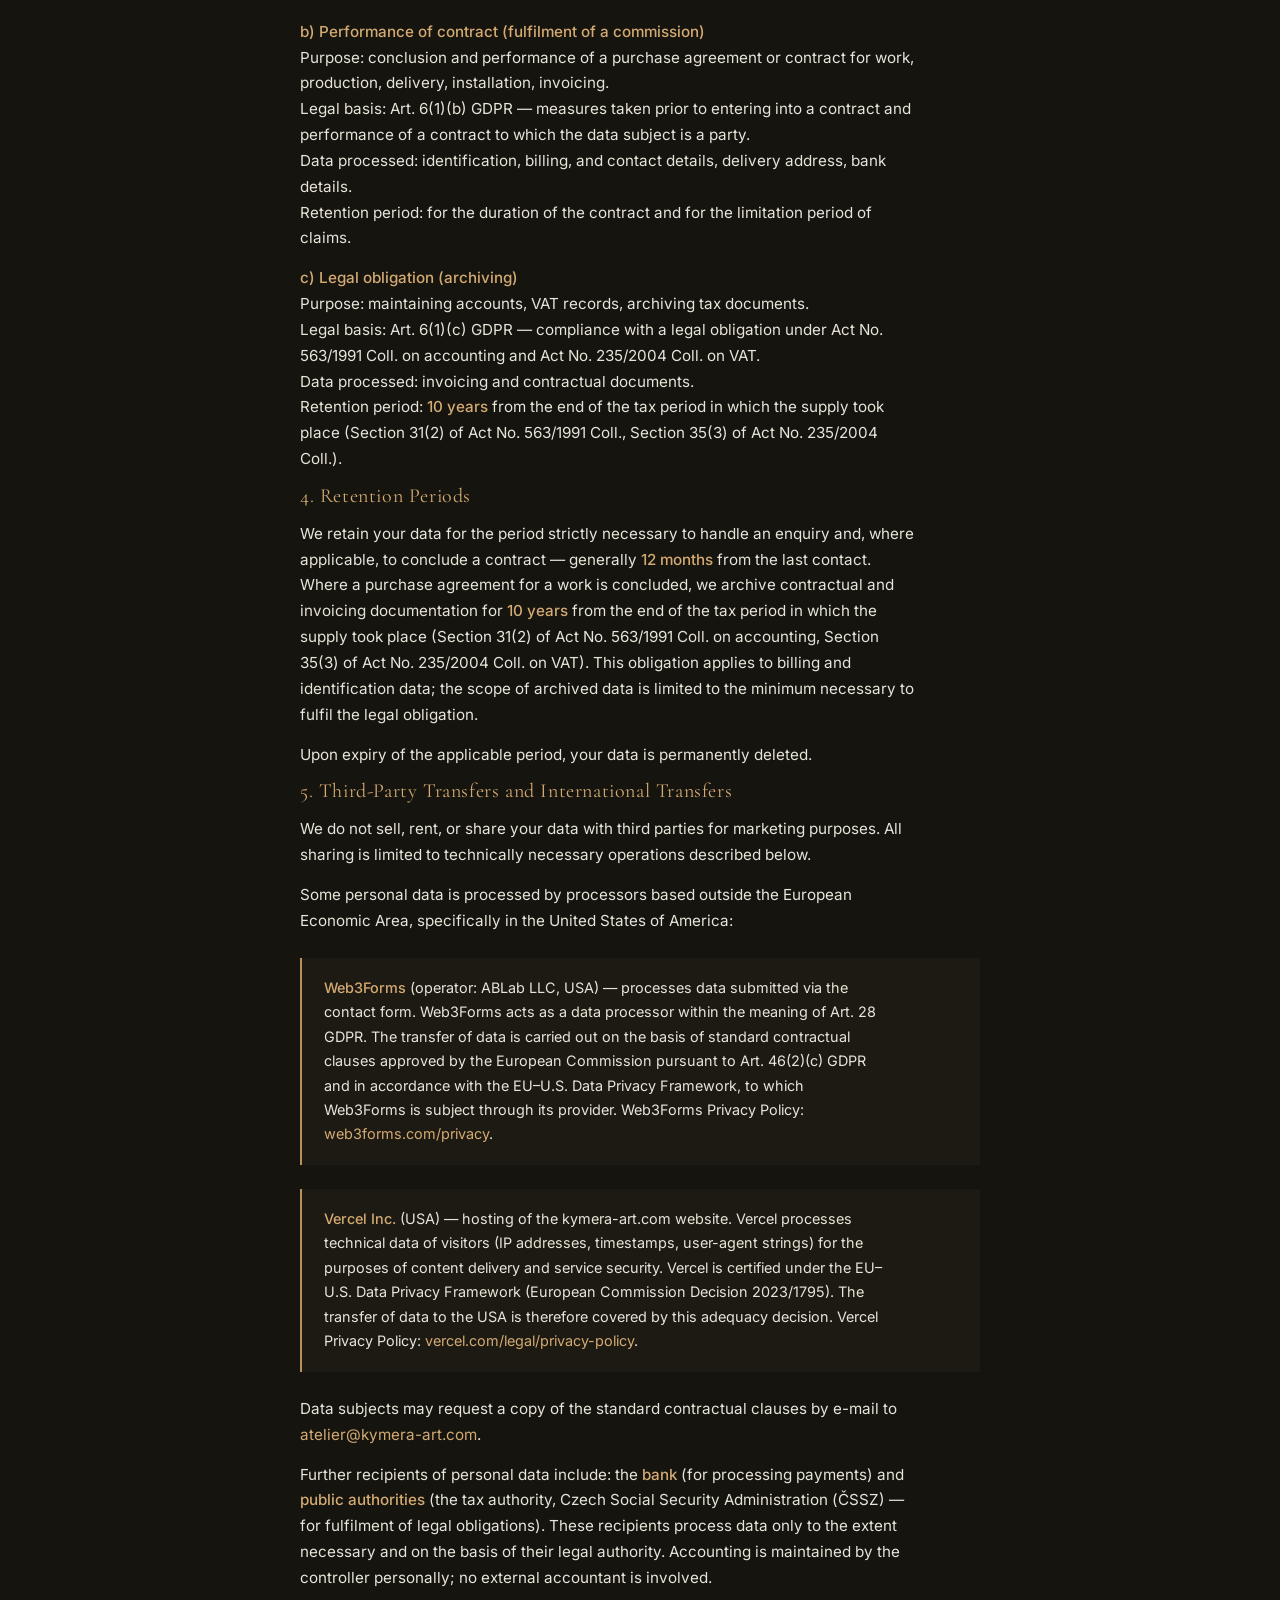
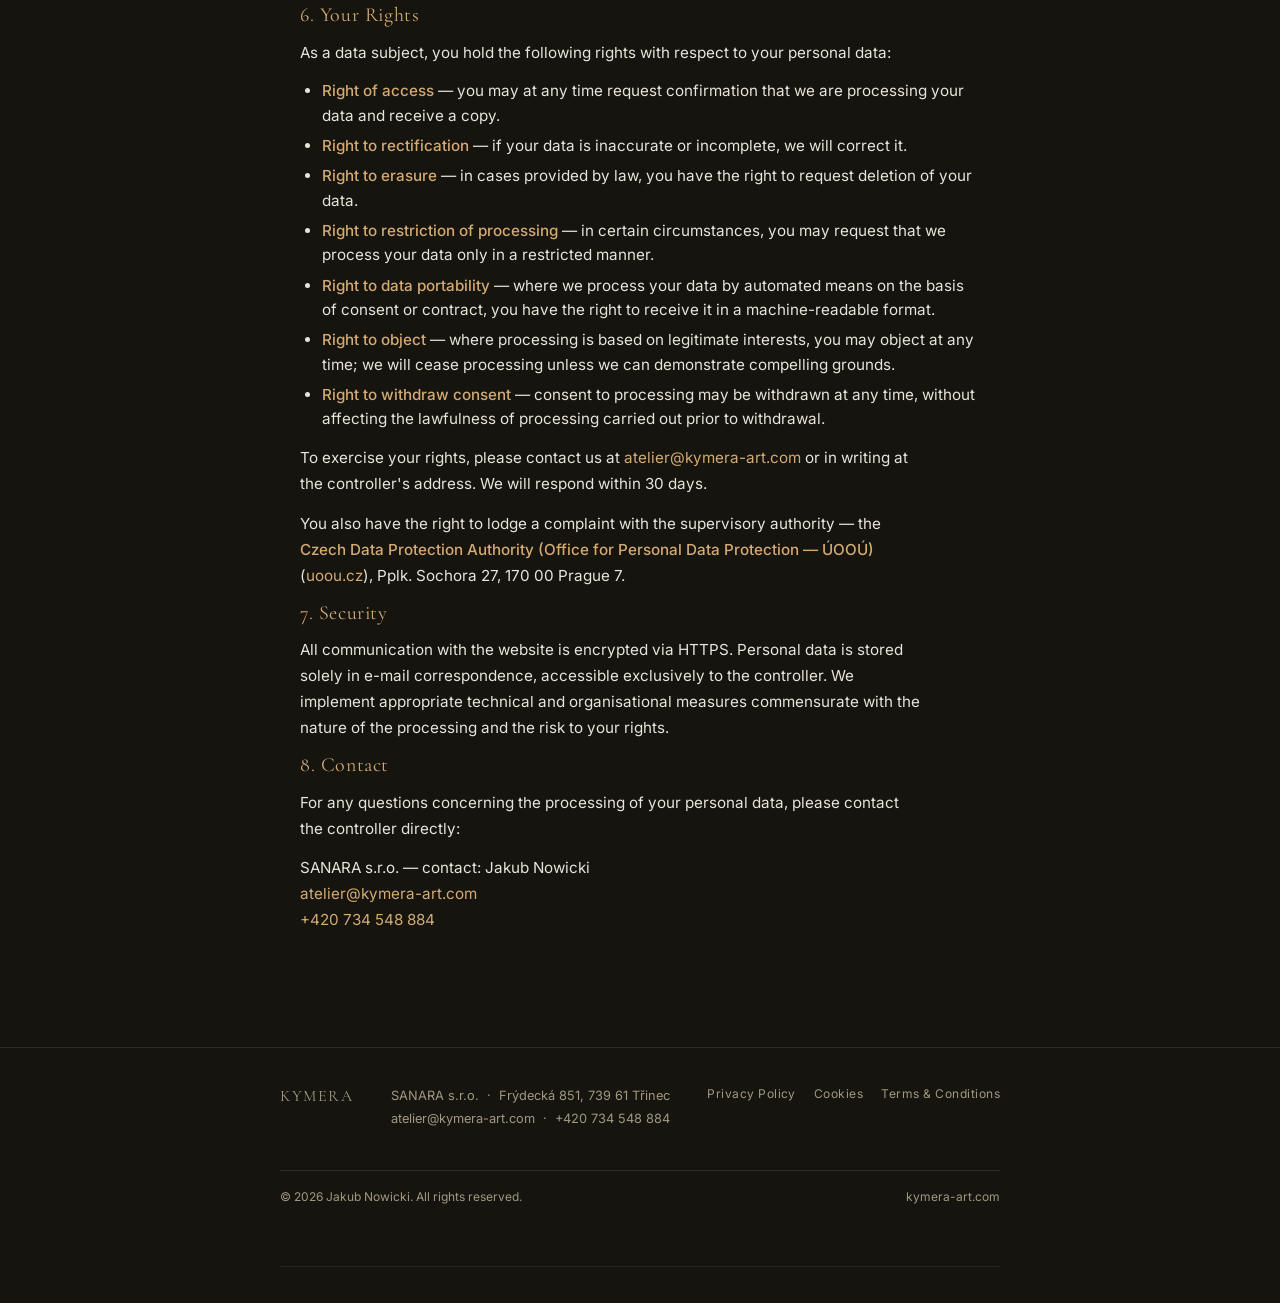
<file: en/legal/privacy.html>
<!DOCTYPE html>
<html lang="en">
<head>
  <meta charset="UTF-8">
  <meta name="viewport" content="width=device-width, initial-scale=1.0">
  <title>Privacy Policy — KYMERA</title>
  <link rel="alternate" hreflang="cs" href="https://kymera-art.com/legal/gdpr.html" />
  <link rel="alternate" hreflang="en" href="https://kymera-art.com/en/legal/privacy.html" />
  <link rel="alternate" hreflang="pl" href="https://kymera-art.com/pl/legal/rodo.html" />
  <link rel="alternate" hreflang="x-default" href="https://kymera-art.com/legal/gdpr.html" />
  <link rel="canonical" href="https://kymera-art.com/en/legal/privacy.html" />
  <link rel="stylesheet" href="../../style.css">
  <style>
    @font-face{font-family:'Inter';font-style:normal;font-weight:300 600;font-display:swap;src:url('../../assets/fonts/inter-latin-ext.woff2') format('woff2');unicode-range:U+0100-02BA,U+02BD-02C5,U+02C7-02CC,U+02CE-02D7,U+02DD-02FF,U+0304,U+0308,U+0329,U+1D00-1DBF,U+1E00-1E9F,U+1EF2-1EFF,U+2020,U+20A0-20AB,U+20AD-20C0,U+2113,U+2C60-2C7F,U+A720-A7FF}
    @font-face{font-family:'Inter';font-style:normal;font-weight:300 600;font-display:swap;src:url('../../assets/fonts/inter-latin.woff2') format('woff2');unicode-range:U+0000-00FF,U+0131,U+0152-0153,U+02BB-02BC,U+02C6,U+02DA,U+02DC,U+0304,U+0308,U+0329,U+2000-206F,U+20AC,U+2122,U+2191,U+2193,U+2212,U+2215,U+FEFF,U+FFFD}
    @font-face{font-family:'Cormorant Garamond';font-style:normal;font-weight:300 600;font-display:swap;src:url('../../assets/fonts/cg-normal-latin-ext.woff2') format('woff2');unicode-range:U+0100-02BA,U+02BD-02C5,U+02C7-02CC,U+02CE-02D7,U+02DD-02FF,U+0304,U+0308,U+0329,U+1D00-1DBF,U+1E00-1E9F,U+1EF2-1EFF,U+2020,U+20A0-20AB,U+20AD-20C0,U+2113,U+2C60-2C7F,U+A720-A7FF}
    @font-face{font-family:'Cormorant Garamond';font-style:normal;font-weight:300 600;font-display:swap;src:url('../../assets/fonts/cg-normal-latin.woff2') format('woff2');unicode-range:U+0000-00FF,U+0131,U+0152-0153,U+02BB-02BC,U+02C6,U+02DA,U+02DC,U+0304,U+0308,U+0329,U+2000-206F,U+20AC,U+2122,U+2191,U+2193,U+2212,U+2215,U+FEFF,U+FFFD}

    *,*::before,*::after { box-sizing: border-box; margin: 0; padding: 0; }
    :root { --bg: #15140f; --surface: #1c1a13; --text: #e8e4d8; --text-muted: #a09880; --brass: #b8925a; --brass-light: #d4aa72; --border: #2e2b20; }
    html { background-color: var(--bg); color: var(--text); font-family: 'Inter', system-ui, -apple-system, sans-serif; font-size: 16px; line-height: 1.7; -webkit-font-smoothing: antialiased; }
    body { min-height: 100vh; display: flex; flex-direction: column; }
    .legal-nav { padding: 28px 20px; border-bottom: 1px solid var(--border); display: flex; align-items: center; justify-content: space-between; max-width: 760px; margin: 0 auto; width: 100%; }
    .legal-nav a.home-link { font-family: 'Cormorant Garamond', Georgia, serif; font-size: 1.35rem; letter-spacing: 0.12em; color: var(--text); text-decoration: none; text-transform: uppercase; }
    .legal-nav a.home-link:hover { color: var(--brass-light); }
    .back-link { font-size: 0.78rem; letter-spacing: 0.08em; text-transform: uppercase; color: var(--text-muted); text-decoration: none; border-bottom: 1px solid var(--border); padding-bottom: 2px; transition: color 0.2s, border-color 0.2s; }
    .back-link:hover { color: var(--brass-light); border-color: var(--brass-light); }
    main { flex: 1; max-width: 720px; margin: 0 auto; padding: 72px 20px 100px; width: 100%; }
    .legal-badge { display: inline-block; font-size: 0.7rem; letter-spacing: 0.14em; text-transform: uppercase; color: var(--brass); border: 1px solid var(--brass); padding: 4px 12px; margin-bottom: 28px; }
    h1 { font-family: 'Cormorant Garamond', Georgia, serif; font-size: clamp(1.8rem, 4vw, 2.6rem); font-weight: 400; line-height: 1.2; color: var(--text); margin-bottom: 12px; letter-spacing: 0.01em; }
    .updated { font-size: 0.8rem; color: var(--text-muted); letter-spacing: 0.04em; margin-bottom: 56px; padding-bottom: 32px; border-bottom: 1px solid var(--border); }
    h2 { font-family: 'Cormorant Garamond', Georgia, serif; font-size: 1.25rem; font-weight: 400; color: var(--brass-light); margin-bottom: 14px; margin-top: 48px; letter-spacing: 0.03em; }
    h2:first-of-type { margin-top: 0; }
    p { color: var(--text); margin-bottom: 14px; font-size: 0.95rem; }
    ul, ol { padding-left: 1.4em; margin-bottom: 14px; }
    li { font-size: 0.95rem; color: var(--text); margin-bottom: 6px; }
    .highlight-box { background: var(--surface); border-left: 2px solid var(--brass); padding: 18px 22px; margin: 24px 0; }
    .highlight-box p { margin-bottom: 0; font-size: 0.9rem; }
    strong { color: var(--brass-light); font-weight: 500; }
    section { margin-bottom: 8px; }
    footer { border-top: 1px solid var(--border); padding: 36px 20px; }
    .footer-inner { max-width: 720px; margin: 0 auto; display: flex; flex-wrap: wrap; gap: 20px; justify-content: space-between; align-items: flex-start; }
    .footer-brand { font-family: 'Cormorant Garamond', Georgia, serif; font-size: 1rem; letter-spacing: 0.1em; color: var(--text-muted); text-transform: uppercase; }
    .footer-contact { font-size: 0.8rem; color: var(--text-muted); line-height: 1.8; }
    .footer-contact a { color: var(--text-muted); text-decoration: none; }
    .footer-contact a:hover { color: var(--brass-light); }
    .footer-legal-links { font-size: 0.75rem; color: var(--text-muted); display: flex; gap: 18px; flex-wrap: wrap; align-items: center; }
    .footer-legal-links a { color: var(--text-muted); text-decoration: none; letter-spacing: 0.04em; transition: color 0.2s; }
    .footer-legal-links a:hover { color: var(--brass-light); }
    .footer-copy { width: 100%; border-top: 1px solid var(--border); margin-top: 20px; padding-top: 16px; font-size: 0.75rem; color: var(--text-muted); display: flex; flex-wrap: wrap; justify-content: space-between; gap: 8px; }
  </style>
</head>
<body>

  <div class="legal-nav">
    <a href="https://kymera-art.com/en/" class="home-link">Kymera</a>
    <a href="https://kymera-art.com/en/" class="back-link">← Back to main page</a>
  </div>

  <main>
    <div class="legal-badge">Legal Documents</div>
    <h1>Privacy Policy</h1>
    <p class="updated">Last updated: 29 May 2026 — Version 2.0</p>

    <section>
      <h2>1. Data Controller</h2>
      <p>The controller of your personal data is:</p>
      <div class="highlight-box">
        <p><strong>SANARA s.r.o.</strong><br>
        Registered office: Kunín 30, 742 53 Kunín<br>
        Place of business: Frýdecká 851, 739 61 Třinec, Czech Republic<br>
        Company ID (IČO): 01817566<br>
        VAT ID: CZ01817566 (VAT payer)<br>
        Registered: Regional Court in Ostrava, file no. C 56729<br>
        Represented by: Ľubomír Magát, executive director<br>
        Contact person for data protection: Jakub Nowicki<br>
        Tel.: <a href="tel:+420734548884">+420 734 548 884</a><br>
        E-mail: <a href="mailto:atelier@kymera-art.com">atelier@kymera-art.com</a><br>
        Web: <a href="https://kymera-art.com">kymera-art.com</a></p>
      </div>
      <p>This page informs you of what personal data we process, why we process it, and what rights you hold. Processing is carried out in accordance with Regulation (EU) 2016/679 of the European Parliament and of the Council (GDPR) and Act No. 110/2019 Coll. on the processing of personal data.</p>
    </section>

    <section>
      <h2>2. Data We Process</h2>
      <p>We process exclusively data that you provide to us directly via the contact form at kymera-art.com. Specifically, this includes:</p>
      <ul>
        <li><strong>Full name</strong> — so that we know how to address you</li>
        <li><strong>E-mail address</strong> — to send you a reply to your enquiry</li>
        <li><strong>Phone number</strong> — if you choose to provide it voluntarily, for direct communication</li>
        <li><strong>Message content</strong> — the content of your enquiry or question</li>
      </ul>
      <p>We do not carry out automated profiling, we do not collect marketing data, we do not use tracking technologies, and we do not process any special categories of personal data.</p>
    </section>

    <section>
      <h2>3. Purposes and Legal Basis for Processing</h2>
      <p>We process your personal data for the following purposes and on the following legal bases:</p>
      <p><strong>a) Pre-contractual negotiations (handling an enquiry)</strong><br>
      Purpose: processing an enquiry, preparing a price quotation, communicating with an interested party.<br>
      Legal basis: Art. 6(1)(f) GDPR — the legitimate interest of the controller in responding to a person who has contacted the controller directly. You have the right to <strong>object</strong> at any time (Art. 21 GDPR); we will cease processing without undue delay unless we can demonstrate compelling legitimate grounds for continuing.<br>
      Data processed: name, e-mail, phone, message content, work of interest.<br>
      Retention period: 6 months from the last communication, unless a contract is concluded.</p>
      <p><strong>b) Performance of contract (fulfilment of a commission)</strong><br>
      Purpose: conclusion and performance of a purchase agreement or contract for work, production, delivery, installation, invoicing.<br>
      Legal basis: Art. 6(1)(b) GDPR — measures taken prior to entering into a contract and performance of a contract to which the data subject is a party.<br>
      Data processed: identification, billing, and contact details, delivery address, bank details.<br>
      Retention period: for the duration of the contract and for the limitation period of claims.</p>
      <p><strong>c) Legal obligation (archiving)</strong><br>
      Purpose: maintaining accounts, VAT records, archiving tax documents.<br>
      Legal basis: Art. 6(1)(c) GDPR — compliance with a legal obligation under Act No. 563/1991 Coll. on accounting and Act No. 235/2004 Coll. on VAT.<br>
      Data processed: invoicing and contractual documents.<br>
      Retention period: <strong>10 years</strong> from the end of the tax period in which the supply took place (Section 31(2) of Act No. 563/1991 Coll., Section 35(3) of Act No. 235/2004 Coll.).</p>
    </section>

    <section>
      <h2>4. Retention Periods</h2>
      <p>We retain your data for the period strictly necessary to handle an enquiry and, where applicable, to conclude a contract — generally <strong>12 months</strong> from the last contact. Where a purchase agreement for a work is concluded, we archive contractual and invoicing documentation for <strong>10 years</strong> from the end of the tax period in which the supply took place (Section 31(2) of Act No. 563/1991 Coll. on accounting, Section 35(3) of Act No. 235/2004 Coll. on VAT). This obligation applies to billing and identification data; the scope of archived data is limited to the minimum necessary to fulfil the legal obligation.</p>
      <p>Upon expiry of the applicable period, your data is permanently deleted.</p>
    </section>

    <section>
      <h2>5. Third-Party Transfers and International Transfers</h2>
      <p>We do not sell, rent, or share your data with third parties for marketing purposes. All sharing is limited to technically necessary operations described below.</p>
      <p>Some personal data is processed by processors based outside the European Economic Area, specifically in the United States of America:</p>
      <div class="highlight-box">
        <p><strong>Web3Forms</strong> (operator: ABLab LLC, USA) — processes data submitted via the contact form. Web3Forms acts as a data processor within the meaning of Art. 28 GDPR. The transfer of data is carried out on the basis of standard contractual clauses approved by the European Commission pursuant to Art. 46(2)(c) GDPR and in accordance with the EU–U.S. Data Privacy Framework, to which Web3Forms is subject through its provider. Web3Forms Privacy Policy: <a href="https://web3forms.com/privacy" style="color: var(--brass-light);">web3forms.com/privacy</a>.</p>
      </div>
      <div class="highlight-box">
        <p><strong>Vercel Inc.</strong> (USA) — hosting of the kymera-art.com website. Vercel processes technical data of visitors (IP addresses, timestamps, user-agent strings) for the purposes of content delivery and service security. Vercel is certified under the EU–U.S. Data Privacy Framework (European Commission Decision 2023/1795). The transfer of data to the USA is therefore covered by this adequacy decision. Vercel Privacy Policy: <a href="https://vercel.com/legal/privacy-policy" style="color: var(--brass-light);">vercel.com/legal/privacy-policy</a>.</p>
      </div>
      <p>Data subjects may request a copy of the standard contractual clauses by e-mail to <a href="mailto:atelier@kymera-art.com" style="color: var(--brass-light);">atelier@kymera-art.com</a>.</p>
      <p>Further recipients of personal data include: the <strong>bank</strong> (for processing payments) and <strong>public authorities</strong> (the tax authority, Czech Social Security Administration (ČSSZ) — for fulfilment of legal obligations). These recipients process data only to the extent necessary and on the basis of their legal authority. Accounting is maintained by the controller personally; no external accountant is involved.</p>
    </section>

    <section>
      <h2>6. Your Rights</h2>
      <p>As a data subject, you hold the following rights with respect to your personal data:</p>
      <ul>
        <li><strong>Right of access</strong> — you may at any time request confirmation that we are processing your data and receive a copy.</li>
        <li><strong>Right to rectification</strong> — if your data is inaccurate or incomplete, we will correct it.</li>
        <li><strong>Right to erasure</strong> — in cases provided by law, you have the right to request deletion of your data.</li>
        <li><strong>Right to restriction of processing</strong> — in certain circumstances, you may request that we process your data only in a restricted manner.</li>
        <li><strong>Right to data portability</strong> — where we process your data by automated means on the basis of consent or contract, you have the right to receive it in a machine-readable format.</li>
        <li><strong>Right to object</strong> — where processing is based on legitimate interests, you may object at any time; we will cease processing unless we can demonstrate compelling grounds.</li>
        <li><strong>Right to withdraw consent</strong> — consent to processing may be withdrawn at any time, without affecting the lawfulness of processing carried out prior to withdrawal.</li>
      </ul>
      <p>To exercise your rights, please contact us at <a href="mailto:atelier@kymera-art.com" style="color: var(--brass-light);">atelier@kymera-art.com</a> or in writing at the controller's address. We will respond within 30 days.</p>
      <p>You also have the right to lodge a complaint with the supervisory authority — the <strong>Czech Data Protection Authority (Office for Personal Data Protection — ÚOOÚ)</strong> (<a href="https://www.uoou.cz" style="color: var(--brass-light);">uoou.cz</a>), Pplk. Sochora 27, 170 00 Prague 7.</p>
    </section>

    <section>
      <h2>7. Security</h2>
      <p>All communication with the website is encrypted via HTTPS. Personal data is stored solely in e-mail correspondence, accessible exclusively to the controller. We implement appropriate technical and organisational measures commensurate with the nature of the processing and the risk to your rights.</p>
    </section>

    <section>
      <h2>8. Contact</h2>
      <p>For any questions concerning the processing of your personal data, please contact the controller directly:</p>
      <p>
        SANARA s.r.o. — contact: Jakub Nowicki<br>
        <a href="mailto:atelier@kymera-art.com" style="color: var(--brass-light);">atelier@kymera-art.com</a><br>
        <a href="tel:+420734548884" style="color: var(--brass-light);">+420 734 548 884</a>
      </p>
    </section>
  </main>

  <footer>
    <div class="footer-inner">
      <div class="footer-brand">Kymera</div>
      <div class="footer-contact">
        SANARA s.r.o. &nbsp;·&nbsp; Frýdecká 851, 739 61 Třinec<br>
        <a href="mailto:atelier@kymera-art.com">atelier@kymera-art.com</a> &nbsp;·&nbsp;
        <a href="tel:+420734548884">+420 734 548 884</a>
      </div>
      <div class="footer-legal-links">
        <a href="privacy.html">Privacy Policy</a>
        <a href="cookies.html">Cookies</a>
        <a href="terms.html">Terms &amp; Conditions</a>
      </div>
      <div class="footer-copy">
        <span>© 2026 Jakub Nowicki. All rights reserved.</span>
        <span>kymera-art.com</span>
      </div>
    </div>
  </footer>

</body>
</html>
</file>
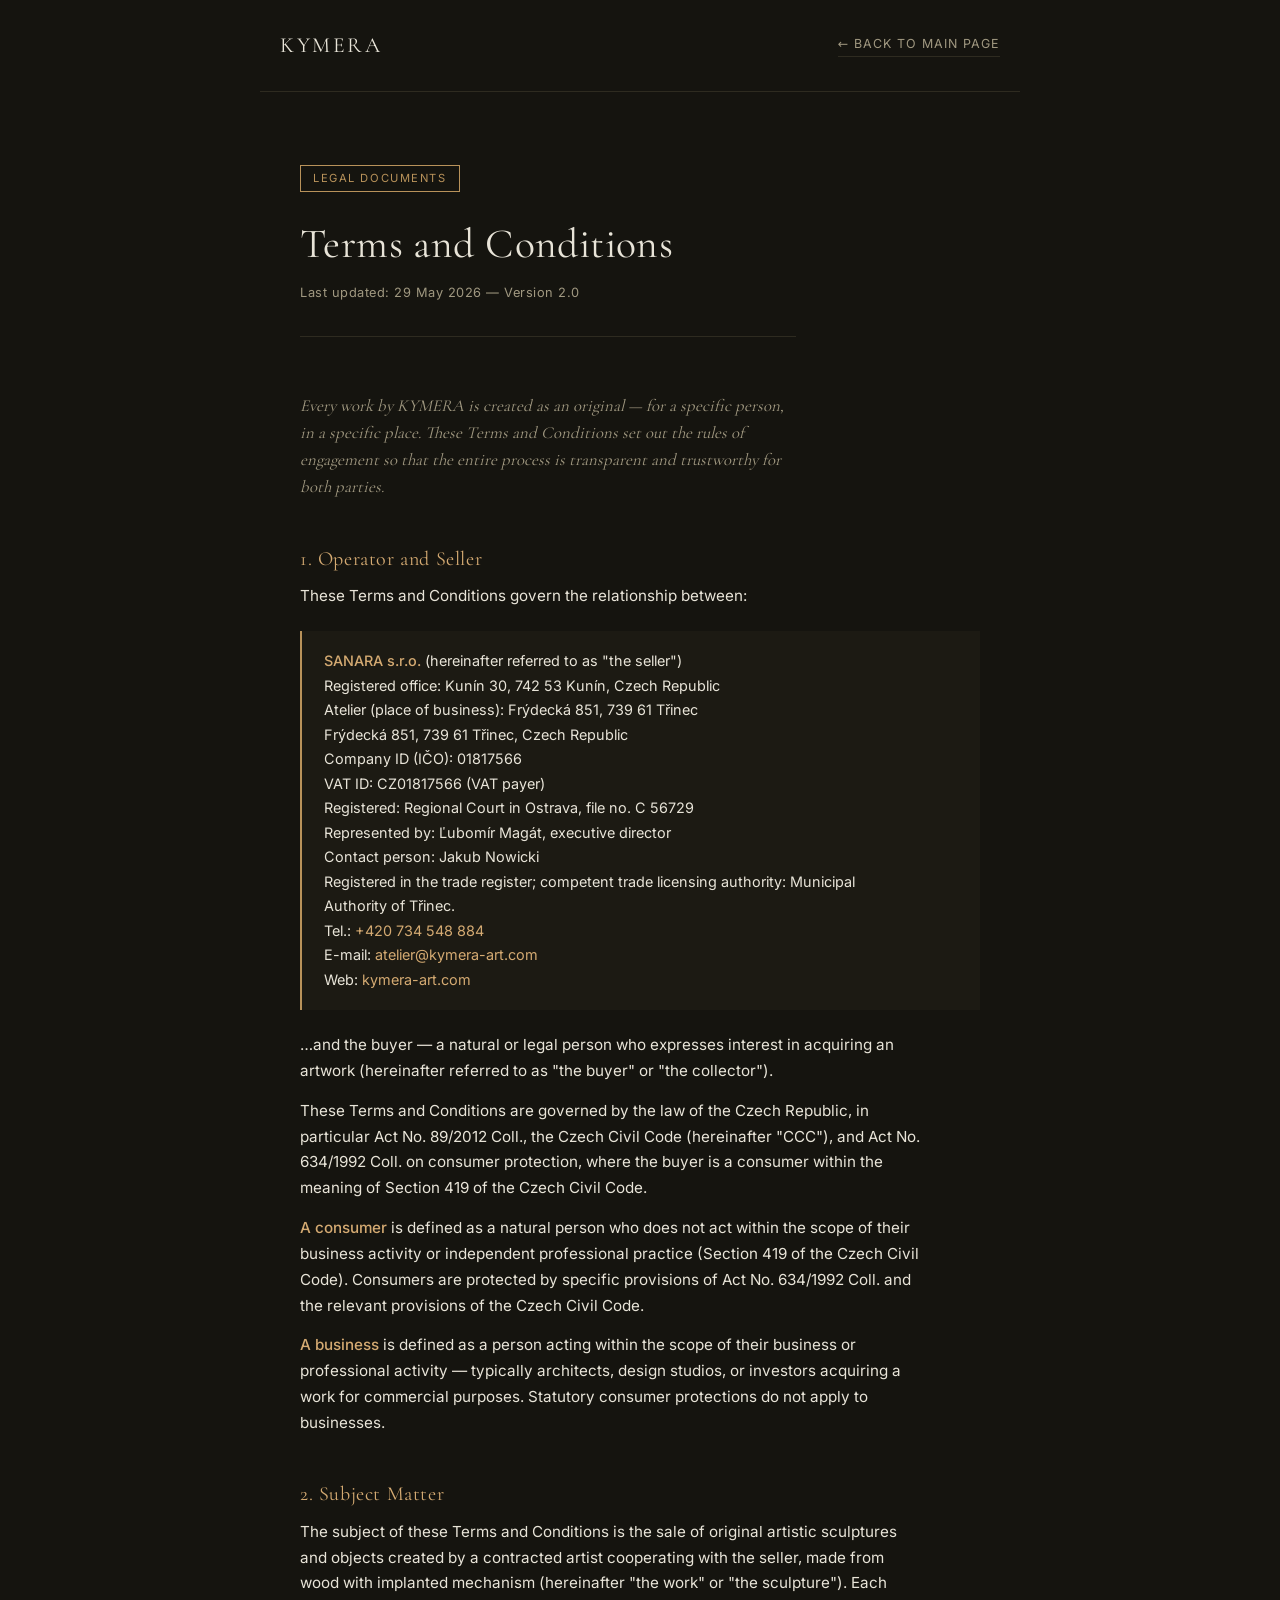
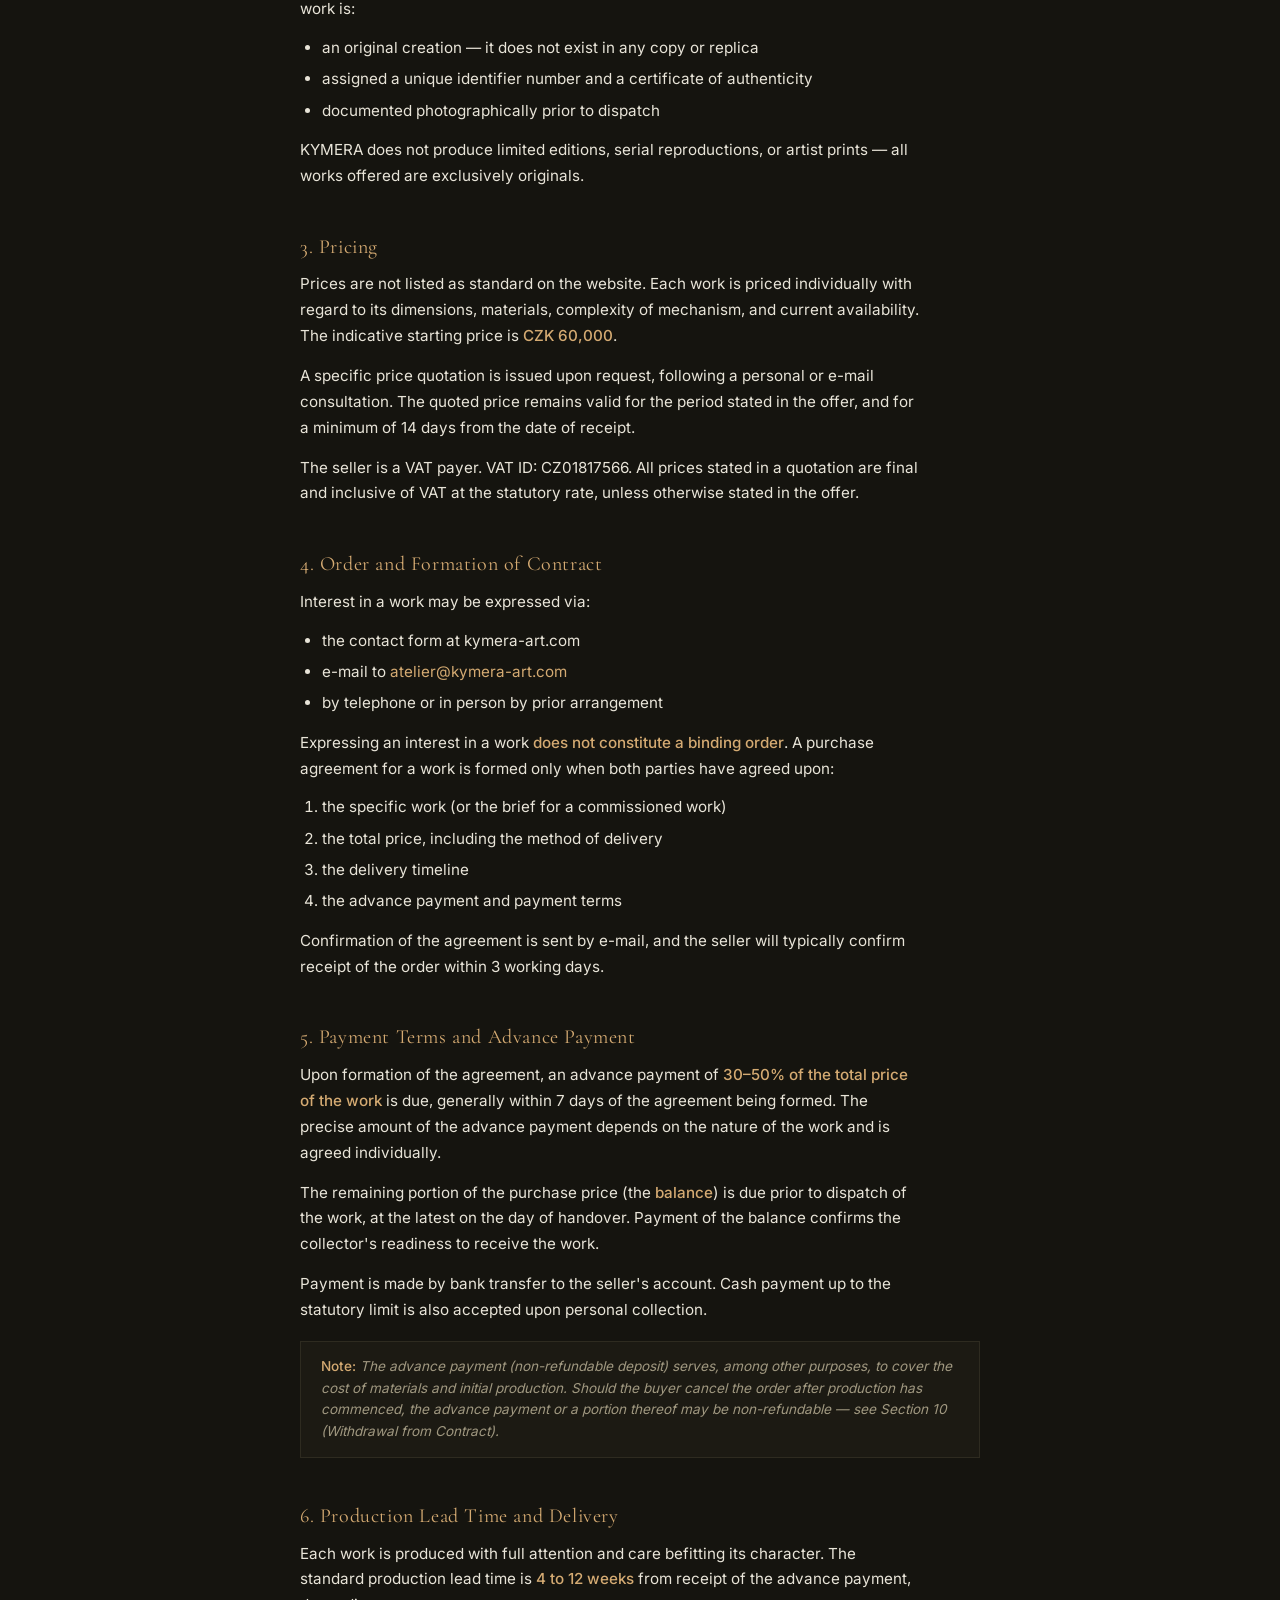
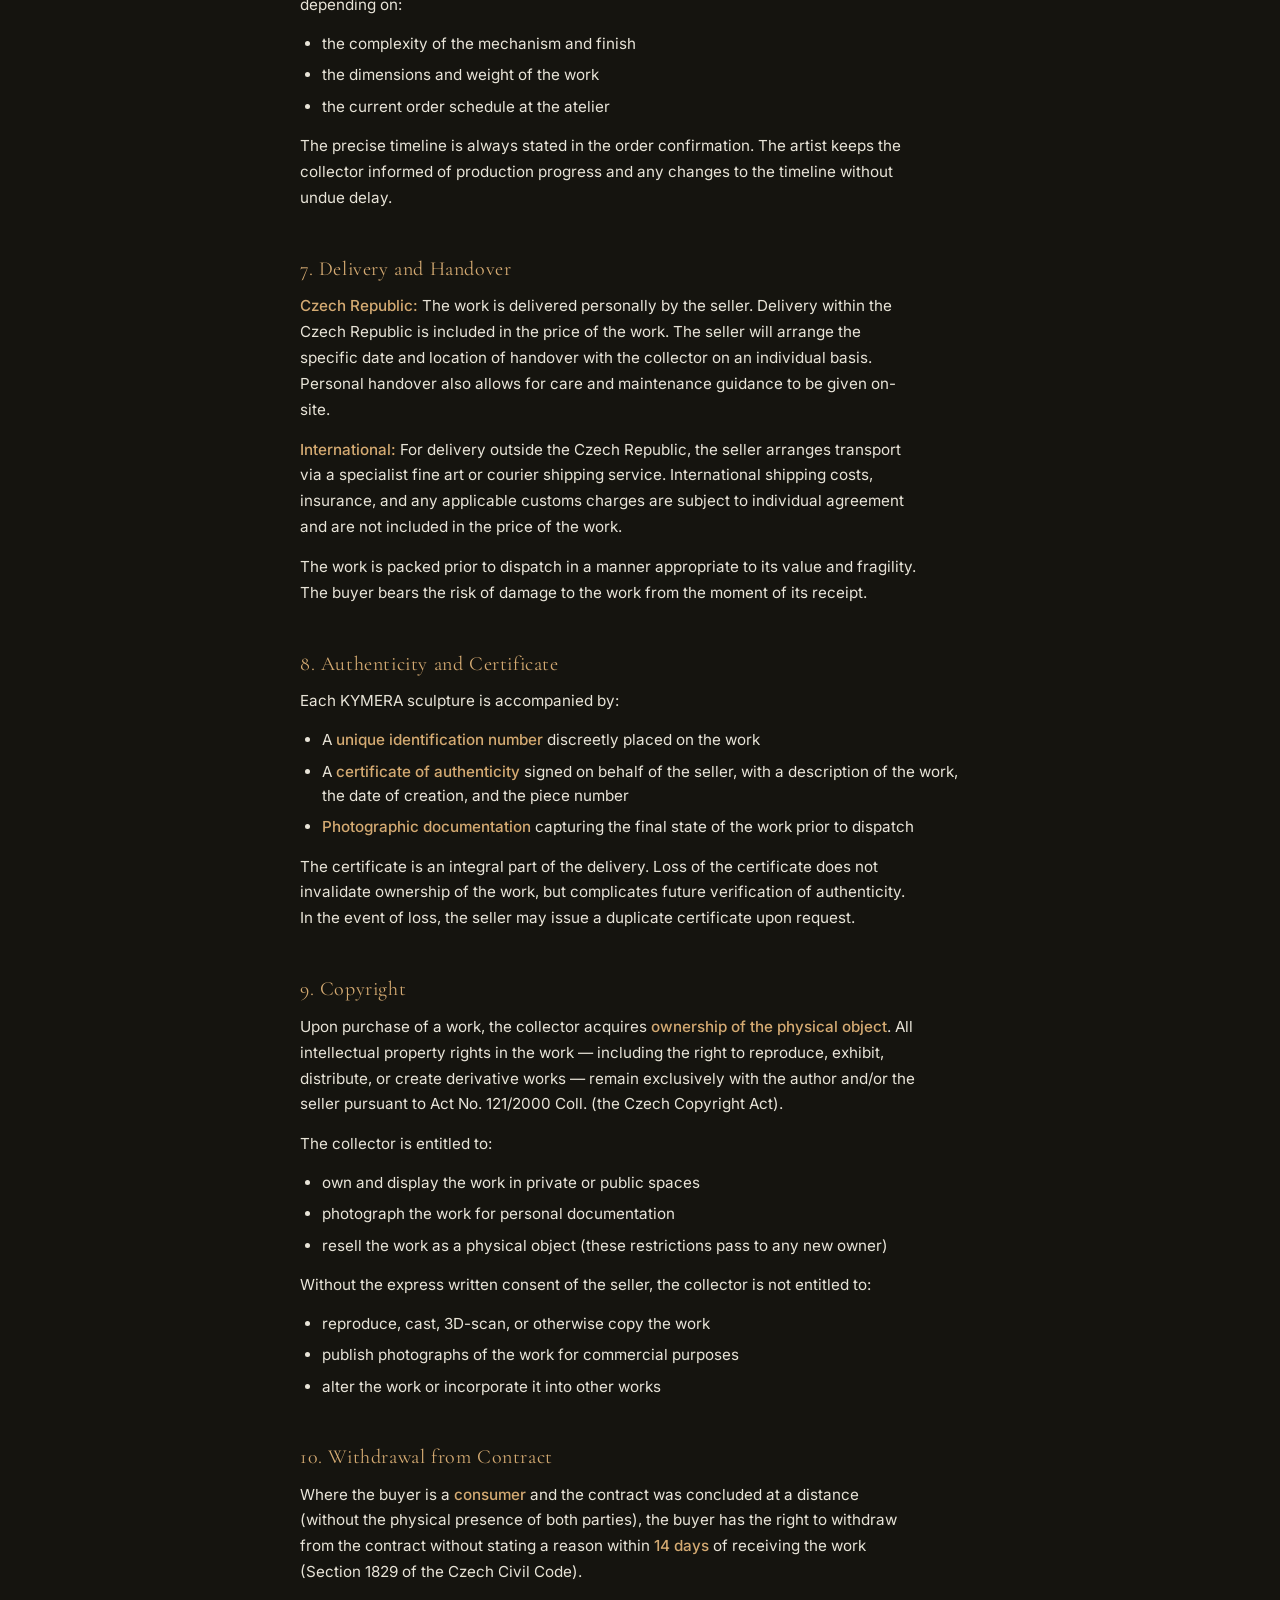
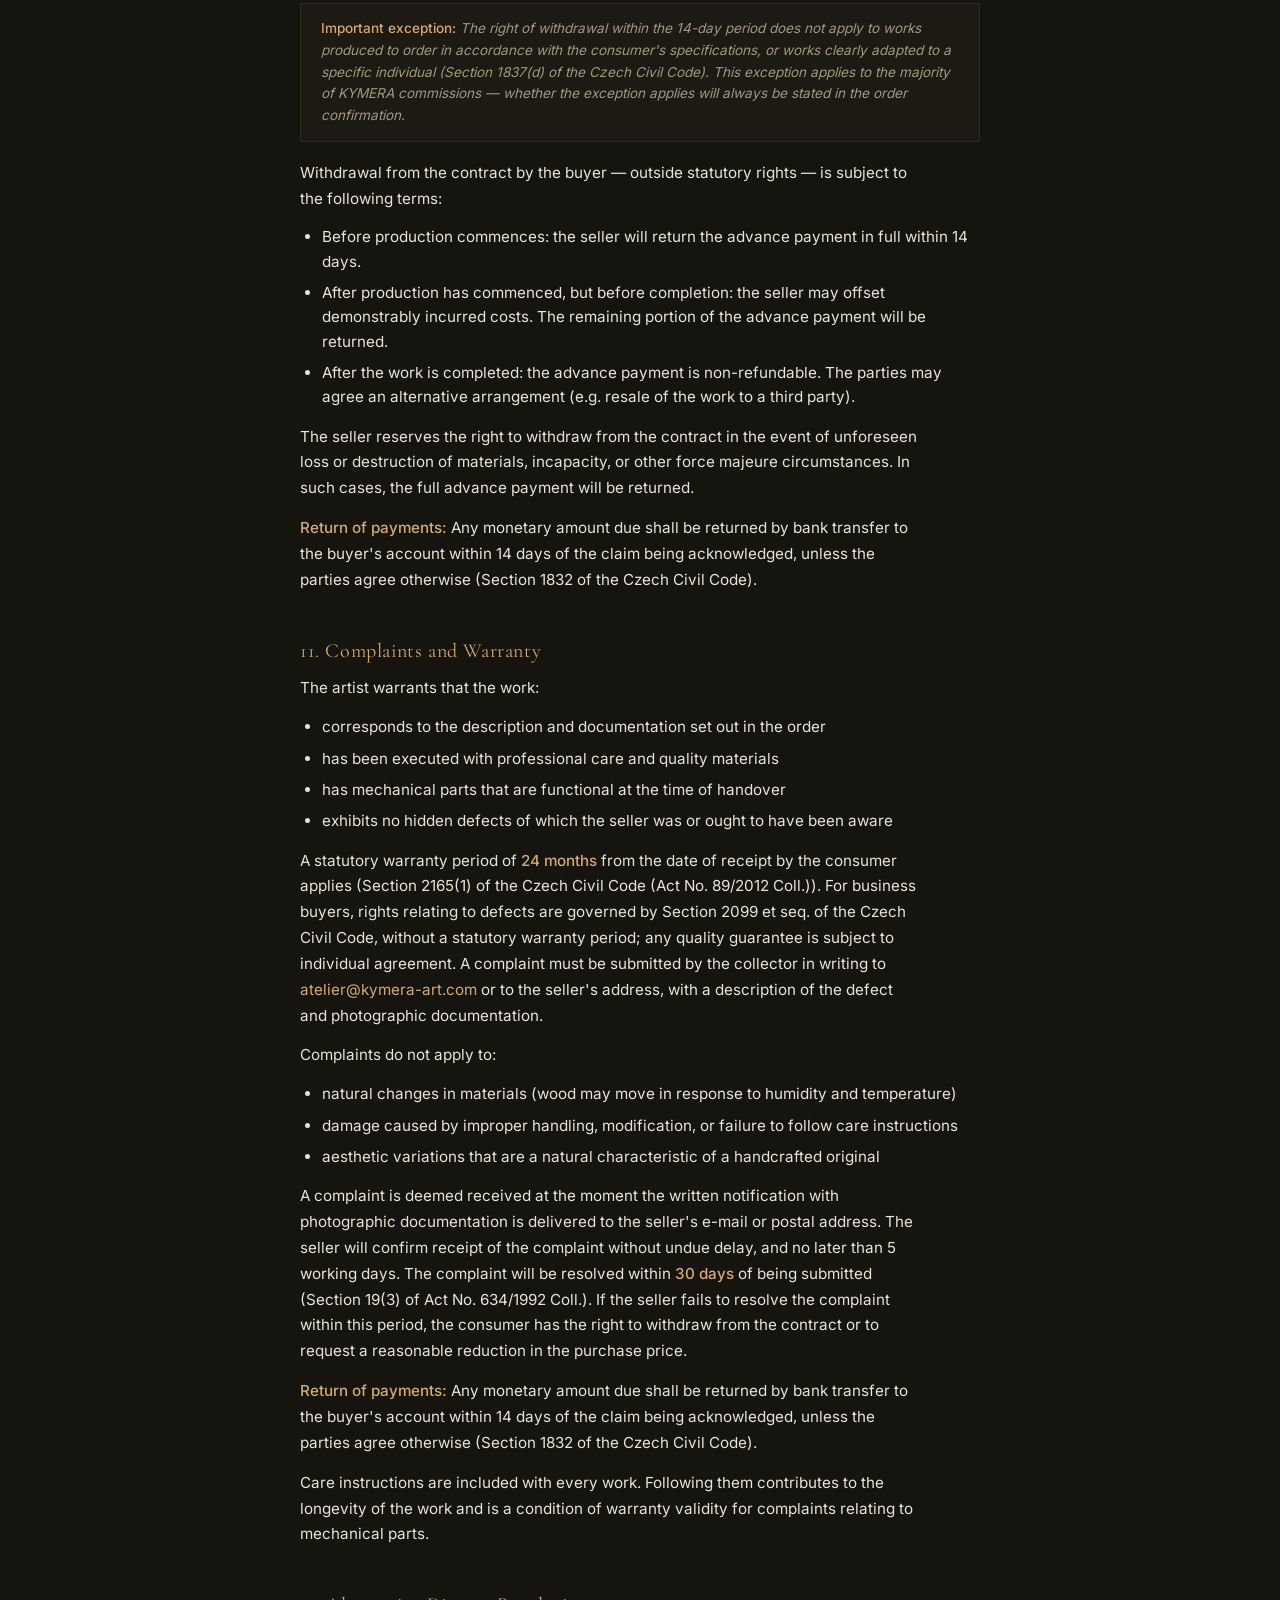
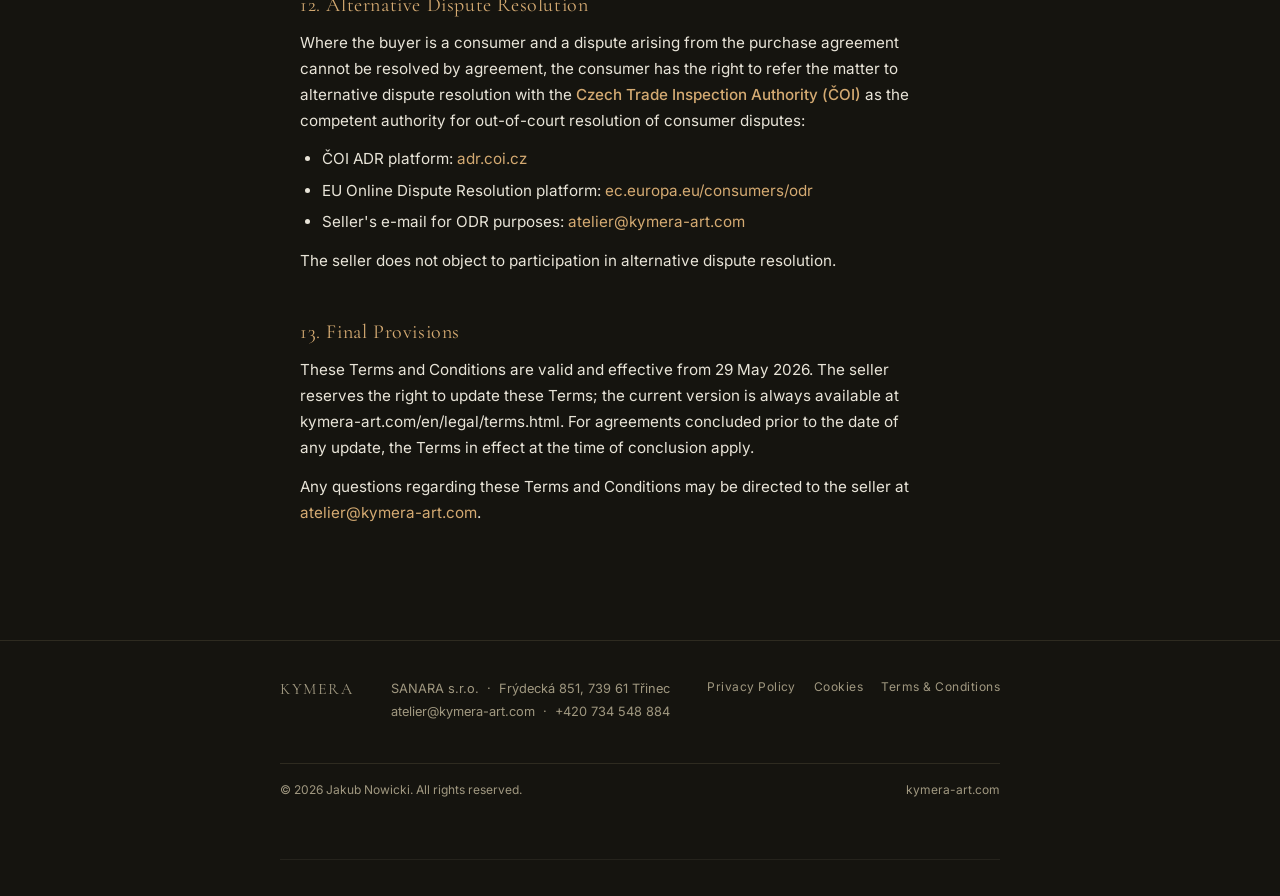
<file: en/legal/terms.html>
<!DOCTYPE html>
<html lang="en">
<head>
  <meta charset="UTF-8">
  <meta name="viewport" content="width=device-width, initial-scale=1.0">
  <title>Terms and Conditions — KYMERA</title>
  <link rel="alternate" hreflang="cs" href="https://kymera-art.com/legal/podminky.html" />
  <link rel="alternate" hreflang="en" href="https://kymera-art.com/en/legal/terms.html" />
  <link rel="alternate" hreflang="pl" href="https://kymera-art.com/pl/legal/regulamin.html" />
  <link rel="alternate" hreflang="x-default" href="https://kymera-art.com/legal/podminky.html" />
  <link rel="canonical" href="https://kymera-art.com/en/legal/terms.html" />
  <link rel="stylesheet" href="../../style.css">
  <style>
    @font-face{font-family:'Inter';font-style:normal;font-weight:300 600;font-display:swap;src:url('../../assets/fonts/inter-latin-ext.woff2') format('woff2');unicode-range:U+0100-02BA,U+02BD-02C5,U+02C7-02CC,U+02CE-02D7,U+02DD-02FF,U+0304,U+0308,U+0329,U+1D00-1DBF,U+1E00-1E9F,U+1EF2-1EFF,U+2020,U+20A0-20AB,U+20AD-20C0,U+2113,U+2C60-2C7F,U+A720-A7FF}
    @font-face{font-family:'Inter';font-style:normal;font-weight:300 600;font-display:swap;src:url('../../assets/fonts/inter-latin.woff2') format('woff2');unicode-range:U+0000-00FF,U+0131,U+0152-0153,U+02BB-02BC,U+02C6,U+02DA,U+02DC,U+0304,U+0308,U+0329,U+2000-206F,U+20AC,U+2122,U+2191,U+2193,U+2212,U+2215,U+FEFF,U+FFFD}
    @font-face{font-family:'Cormorant Garamond';font-style:normal;font-weight:300 600;font-display:swap;src:url('../../assets/fonts/cg-normal-latin-ext.woff2') format('woff2');unicode-range:U+0100-02BA,U+02BD-02C5,U+02C7-02CC,U+02CE-02D7,U+02DD-02FF,U+0304,U+0308,U+0329,U+1D00-1DBF,U+1E00-1E9F,U+1EF2-1EFF,U+2020,U+20A0-20AB,U+20AD-20C0,U+2113,U+2C60-2C7F,U+A720-A7FF}
    @font-face{font-family:'Cormorant Garamond';font-style:normal;font-weight:300 600;font-display:swap;src:url('../../assets/fonts/cg-normal-latin.woff2') format('woff2');unicode-range:U+0000-00FF,U+0131,U+0152-0153,U+02BB-02BC,U+02C6,U+02DA,U+02DC,U+0304,U+0308,U+0329,U+2000-206F,U+20AC,U+2122,U+2191,U+2193,U+2212,U+2215,U+FEFF,U+FFFD}

    *,*::before,*::after { box-sizing: border-box; margin: 0; padding: 0; }
    :root { --bg: #15140f; --surface: #1c1a13; --text: #e8e4d8; --text-muted: #a09880; --brass: #b8925a; --brass-light: #d4aa72; --border: #2e2b20; }
    html { background-color: var(--bg); color: var(--text); font-family: 'Inter', system-ui, -apple-system, sans-serif; font-size: 16px; line-height: 1.7; -webkit-font-smoothing: antialiased; }
    body { min-height: 100vh; display: flex; flex-direction: column; }
    .legal-nav { padding: 28px 20px; border-bottom: 1px solid var(--border); display: flex; align-items: center; justify-content: space-between; max-width: 760px; margin: 0 auto; width: 100%; }
    .legal-nav a.home-link { font-family: 'Cormorant Garamond', Georgia, serif; font-size: 1.35rem; letter-spacing: 0.12em; color: var(--text); text-decoration: none; text-transform: uppercase; }
    .legal-nav a.home-link:hover { color: var(--brass-light); }
    .back-link { font-size: 0.78rem; letter-spacing: 0.08em; text-transform: uppercase; color: var(--text-muted); text-decoration: none; border-bottom: 1px solid var(--border); padding-bottom: 2px; transition: color 0.2s, border-color 0.2s; }
    .back-link:hover { color: var(--brass-light); border-color: var(--brass-light); }
    main { flex: 1; max-width: 720px; margin: 0 auto; padding: 72px 20px 100px; width: 100%; }
    .legal-badge { display: inline-block; font-size: 0.7rem; letter-spacing: 0.14em; text-transform: uppercase; color: var(--brass); border: 1px solid var(--brass); padding: 4px 12px; margin-bottom: 28px; }
    h1 { font-family: 'Cormorant Garamond', Georgia, serif; font-size: clamp(1.8rem, 4vw, 2.6rem); font-weight: 400; line-height: 1.2; color: var(--text); margin-bottom: 12px; letter-spacing: 0.01em; }
    .updated { font-size: 0.8rem; color: var(--text-muted); letter-spacing: 0.04em; margin-bottom: 56px; padding-bottom: 32px; border-bottom: 1px solid var(--border); }
    h2 { font-family: 'Cormorant Garamond', Georgia, serif; font-size: 1.25rem; font-weight: 400; color: var(--brass-light); margin-bottom: 14px; margin-top: 48px; letter-spacing: 0.03em; }
    p { color: var(--text); margin-bottom: 14px; font-size: 0.95rem; }
    ul, ol { padding-left: 1.4em; margin-bottom: 14px; }
    li { font-size: 0.95rem; color: var(--text); margin-bottom: 7px; }
    .highlight-box { background: var(--surface); border-left: 2px solid var(--brass); padding: 18px 22px; margin: 22px 0; }
    .highlight-box p { margin-bottom: 0; font-size: 0.9rem; }
    .note-box { background: var(--surface); border: 1px solid var(--border); padding: 14px 20px; margin: 18px 0; font-size: 0.85rem; color: var(--text-muted); font-style: italic; }
    .note-box strong { font-style: normal; }
    strong { color: var(--brass-light); font-weight: 500; }
    section { margin-bottom: 8px; }
    .intro-lead { font-family: 'Cormorant Garamond', Georgia, serif; font-size: 1.05rem; color: var(--text-muted); font-style: italic; margin-bottom: 48px; line-height: 1.6; }
    footer { border-top: 1px solid var(--border); padding: 36px 20px; }
    .footer-inner { max-width: 720px; margin: 0 auto; display: flex; flex-wrap: wrap; gap: 20px; justify-content: space-between; align-items: flex-start; }
    .footer-brand { font-family: 'Cormorant Garamond', Georgia, serif; font-size: 1rem; letter-spacing: 0.1em; color: var(--text-muted); text-transform: uppercase; }
    .footer-contact { font-size: 0.8rem; color: var(--text-muted); line-height: 1.8; }
    .footer-contact a { color: var(--text-muted); text-decoration: none; }
    .footer-contact a:hover { color: var(--brass-light); }
    .footer-legal-links { font-size: 0.75rem; color: var(--text-muted); display: flex; gap: 18px; flex-wrap: wrap; align-items: center; }
    .footer-legal-links a { color: var(--text-muted); text-decoration: none; letter-spacing: 0.04em; transition: color 0.2s; }
    .footer-legal-links a:hover { color: var(--brass-light); }
    .footer-copy { width: 100%; border-top: 1px solid var(--border); margin-top: 20px; padding-top: 16px; font-size: 0.75rem; color: var(--text-muted); display: flex; flex-wrap: wrap; justify-content: space-between; gap: 8px; }
  </style>
</head>
<body>

  <div class="legal-nav">
    <a href="https://kymera-art.com/en/" class="home-link">Kymera</a>
    <a href="https://kymera-art.com/en/" class="back-link">← Back to main page</a>
  </div>

  <main>
    <div class="legal-badge">Legal Documents</div>
    <h1>Terms and Conditions</h1>
    <p class="updated">Last updated: 29 May 2026 — Version 2.0</p>

    <p class="intro-lead">Every work by KYMERA is created as an original — for a specific person, in a specific place. These Terms and Conditions set out the rules of engagement so that the entire process is transparent and trustworthy for both parties.</p>

    <section>
      <h2>1. Operator and Seller</h2>
      <p>These Terms and Conditions govern the relationship between:</p>
      <div class="highlight-box">
        <p><strong>SANARA s.r.o.</strong> (hereinafter referred to as "the seller")<br>
        Registered office: Kunín 30, 742 53 Kunín, Czech Republic<br>
        Atelier (place of business): Frýdecká 851, 739 61 Třinec<br>
        Frýdecká 851, 739 61 Třinec, Czech Republic<br>
        Company ID (IČO): 01817566<br>
        VAT ID: CZ01817566 (VAT payer)<br>
        Registered: Regional Court in Ostrava, file no. C 56729<br>
        Represented by: Ľubomír Magát, executive director<br>
        Contact person: Jakub Nowicki<br>
        Registered in the trade register; competent trade licensing authority: Municipal Authority of Třinec.<br>
        Tel.: <a href="tel:+420734548884" style="color: var(--brass-light);">+420 734 548 884</a><br>
        E-mail: <a href="mailto:atelier@kymera-art.com" style="color: var(--brass-light);">atelier@kymera-art.com</a><br>
        Web: <a href="https://kymera-art.com" style="color: var(--brass-light);">kymera-art.com</a></p>
      </div>
      <p>…and the buyer — a natural or legal person who expresses interest in acquiring an artwork (hereinafter referred to as "the buyer" or "the collector").</p>
      <p>These Terms and Conditions are governed by the law of the Czech Republic, in particular Act No. 89/2012 Coll., the Czech Civil Code (hereinafter "CCC"), and Act No. 634/1992 Coll. on consumer protection, where the buyer is a consumer within the meaning of Section 419 of the Czech Civil Code.</p>
      <p><strong>A consumer</strong> is defined as a natural person who does not act within the scope of their business activity or independent professional practice (Section 419 of the Czech Civil Code). Consumers are protected by specific provisions of Act No. 634/1992 Coll. and the relevant provisions of the Czech Civil Code.</p>
      <p><strong>A business</strong> is defined as a person acting within the scope of their business or professional activity — typically architects, design studios, or investors acquiring a work for commercial purposes. Statutory consumer protections do not apply to businesses.</p>
    </section>

    <section>
      <h2>2. Subject Matter</h2>
      <p>The subject of these Terms and Conditions is the sale of original artistic sculptures and objects created by a contracted artist cooperating with the seller, made from wood with implanted mechanism (hereinafter "the work" or "the sculpture"). Each work is:</p>
      <ul>
        <li>an original creation — it does not exist in any copy or replica</li>
        <li>assigned a unique identifier number and a certificate of authenticity</li>
        <li>documented photographically prior to dispatch</li>
      </ul>
      <p>KYMERA does not produce limited editions, serial reproductions, or artist prints — all works offered are exclusively originals.</p>
    </section>

    <section>
      <h2>3. Pricing</h2>
      <p>Prices are not listed as standard on the website. Each work is priced individually with regard to its dimensions, materials, complexity of mechanism, and current availability. The indicative starting price is <strong>CZK 60,000</strong>.</p>
      <p>A specific price quotation is issued upon request, following a personal or e-mail consultation. The quoted price remains valid for the period stated in the offer, and for a minimum of 14 days from the date of receipt.</p>
      <p>The seller is a VAT payer. VAT ID: CZ01817566. All prices stated in a quotation are final and inclusive of VAT at the statutory rate, unless otherwise stated in the offer.</p>
    </section>

    <section>
      <h2>4. Order and Formation of Contract</h2>
      <p>Interest in a work may be expressed via:</p>
      <ul>
        <li>the contact form at kymera-art.com</li>
        <li>e-mail to <a href="mailto:atelier@kymera-art.com" style="color: var(--brass-light);">atelier@kymera-art.com</a></li>
        <li>by telephone or in person by prior arrangement</li>
      </ul>
      <p>Expressing an interest in a work <strong>does not constitute a binding order</strong>. A purchase agreement for a work is formed only when both parties have agreed upon:</p>
      <ol>
        <li>the specific work (or the brief for a commissioned work)</li>
        <li>the total price, including the method of delivery</li>
        <li>the delivery timeline</li>
        <li>the advance payment and payment terms</li>
      </ol>
      <p>Confirmation of the agreement is sent by e-mail, and the seller will typically confirm receipt of the order within 3 working days.</p>
    </section>

    <section>
      <h2>5. Payment Terms and Advance Payment</h2>
      <p>Upon formation of the agreement, an advance payment of <strong>30–50% of the total price of the work</strong> is due, generally within 7 days of the agreement being formed. The precise amount of the advance payment depends on the nature of the work and is agreed individually.</p>
      <p>The remaining portion of the purchase price (the <strong>balance</strong>) is due prior to dispatch of the work, at the latest on the day of handover. Payment of the balance confirms the collector's readiness to receive the work.</p>
      <p>Payment is made by bank transfer to the seller's account. Cash payment up to the statutory limit is also accepted upon personal collection.</p>
      <div class="note-box">
        <strong>Note:</strong> The advance payment (non-refundable deposit) serves, among other purposes, to cover the cost of materials and initial production. Should the buyer cancel the order after production has commenced, the advance payment or a portion thereof may be non-refundable — see Section 10 (Withdrawal from Contract).
      </div>
    </section>

    <section>
      <h2>6. Production Lead Time and Delivery</h2>
      <p>Each work is produced with full attention and care befitting its character. The standard production lead time is <strong>4 to 12 weeks</strong> from receipt of the advance payment, depending on:</p>
      <ul>
        <li>the complexity of the mechanism and finish</li>
        <li>the dimensions and weight of the work</li>
        <li>the current order schedule at the atelier</li>
      </ul>
      <p>The precise timeline is always stated in the order confirmation. The artist keeps the collector informed of production progress and any changes to the timeline without undue delay.</p>
    </section>

    <section>
      <h2>7. Delivery and Handover</h2>
      <p><strong>Czech Republic:</strong> The work is delivered personally by the seller. Delivery within the Czech Republic is included in the price of the work. The seller will arrange the specific date and location of handover with the collector on an individual basis. Personal handover also allows for care and maintenance guidance to be given on-site.</p>
      <p><strong>International:</strong> For delivery outside the Czech Republic, the seller arranges transport via a specialist fine art or courier shipping service. International shipping costs, insurance, and any applicable customs charges are subject to individual agreement and are not included in the price of the work.</p>
      <p>The work is packed prior to dispatch in a manner appropriate to its value and fragility. The buyer bears the risk of damage to the work from the moment of its receipt.</p>
    </section>

    <section>
      <h2>8. Authenticity and Certificate</h2>
      <p>Each KYMERA sculpture is accompanied by:</p>
      <ul>
        <li>A <strong>unique identification number</strong> discreetly placed on the work</li>
        <li>A <strong>certificate of authenticity</strong> signed on behalf of the seller, with a description of the work, the date of creation, and the piece number</li>
        <li><strong>Photographic documentation</strong> capturing the final state of the work prior to dispatch</li>
      </ul>
      <p>The certificate is an integral part of the delivery. Loss of the certificate does not invalidate ownership of the work, but complicates future verification of authenticity. In the event of loss, the seller may issue a duplicate certificate upon request.</p>
    </section>

    <section>
      <h2>9. Copyright</h2>
      <p>Upon purchase of a work, the collector acquires <strong>ownership of the physical object</strong>. All intellectual property rights in the work — including the right to reproduce, exhibit, distribute, or create derivative works — remain exclusively with the author and/or the seller pursuant to Act No. 121/2000 Coll. (the Czech Copyright Act).</p>
      <p>The collector is entitled to:</p>
      <ul>
        <li>own and display the work in private or public spaces</li>
        <li>photograph the work for personal documentation</li>
        <li>resell the work as a physical object (these restrictions pass to any new owner)</li>
      </ul>
      <p>Without the express written consent of the seller, the collector is not entitled to:</p>
      <ul>
        <li>reproduce, cast, 3D-scan, or otherwise copy the work</li>
        <li>publish photographs of the work for commercial purposes</li>
        <li>alter the work or incorporate it into other works</li>
      </ul>
    </section>

    <section>
      <h2>10. Withdrawal from Contract</h2>
      <p>Where the buyer is a <strong>consumer</strong> and the contract was concluded at a distance (without the physical presence of both parties), the buyer has the right to withdraw from the contract without stating a reason within <strong>14 days</strong> of receiving the work (Section 1829 of the Czech Civil Code).</p>
      <div class="note-box">
        <strong>Important exception:</strong> The right of withdrawal within the 14-day period does not apply to works produced to order in accordance with the consumer's specifications, or works clearly adapted to a specific individual (Section 1837(d) of the Czech Civil Code). This exception applies to the majority of KYMERA commissions — whether the exception applies will always be stated in the order confirmation.
      </div>
      <p>Withdrawal from the contract by the buyer — outside statutory rights — is subject to the following terms:</p>
      <ul>
        <li>Before production commences: the seller will return the advance payment in full within 14 days.</li>
        <li>After production has commenced, but before completion: the seller may offset demonstrably incurred costs. The remaining portion of the advance payment will be returned.</li>
        <li>After the work is completed: the advance payment is non-refundable. The parties may agree an alternative arrangement (e.g. resale of the work to a third party).</li>
      </ul>
      <p>The seller reserves the right to withdraw from the contract in the event of unforeseen loss or destruction of materials, incapacity, or other force majeure circumstances. In such cases, the full advance payment will be returned.</p>
      <p><strong>Return of payments:</strong> Any monetary amount due shall be returned by bank transfer to the buyer's account within 14 days of the claim being acknowledged, unless the parties agree otherwise (Section 1832 of the Czech Civil Code).</p>
    </section>

    <section>
      <h2>11. Complaints and Warranty</h2>
      <p>The artist warrants that the work:</p>
      <ul>
        <li>corresponds to the description and documentation set out in the order</li>
        <li>has been executed with professional care and quality materials</li>
        <li>has mechanical parts that are functional at the time of handover</li>
        <li>exhibits no hidden defects of which the seller was or ought to have been aware</li>
      </ul>
      <p>A statutory warranty period of <strong>24 months</strong> from the date of receipt by the consumer applies (Section 2165(1) of the Czech Civil Code (Act No. 89/2012 Coll.)). For business buyers, rights relating to defects are governed by Section 2099 et seq. of the Czech Civil Code, without a statutory warranty period; any quality guarantee is subject to individual agreement. A complaint must be submitted by the collector in writing to <a href="mailto:atelier@kymera-art.com" style="color: var(--brass-light);">atelier@kymera-art.com</a> or to the seller's address, with a description of the defect and photographic documentation.</p>
      <p>Complaints do not apply to:</p>
      <ul>
        <li>natural changes in materials (wood may move in response to humidity and temperature)</li>
        <li>damage caused by improper handling, modification, or failure to follow care instructions</li>
        <li>aesthetic variations that are a natural characteristic of a handcrafted original</li>
      </ul>
      <p>A complaint is deemed received at the moment the written notification with photographic documentation is delivered to the seller's e-mail or postal address. The seller will confirm receipt of the complaint without undue delay, and no later than 5 working days. The complaint will be resolved within <strong>30 days</strong> of being submitted (Section 19(3) of Act No. 634/1992 Coll.). If the seller fails to resolve the complaint within this period, the consumer has the right to withdraw from the contract or to request a reasonable reduction in the purchase price.</p>
      <p><strong>Return of payments:</strong> Any monetary amount due shall be returned by bank transfer to the buyer's account within 14 days of the claim being acknowledged, unless the parties agree otherwise (Section 1832 of the Czech Civil Code).</p>
      <p>Care instructions are included with every work. Following them contributes to the longevity of the work and is a condition of warranty validity for complaints relating to mechanical parts.</p>
    </section>

    <section>
      <h2>12. Alternative Dispute Resolution</h2>
      <p>Where the buyer is a consumer and a dispute arising from the purchase agreement cannot be resolved by agreement, the consumer has the right to refer the matter to alternative dispute resolution with the <strong>Czech Trade Inspection Authority (ČOI)</strong> as the competent authority for out-of-court resolution of consumer disputes:</p>
      <ul>
        <li>ČOI ADR platform: <a href="https://adr.coi.cz" style="color: var(--brass-light);">adr.coi.cz</a></li>
        <li>EU Online Dispute Resolution platform: <a href="https://ec.europa.eu/consumers/odr" style="color: var(--brass-light);">ec.europa.eu/consumers/odr</a></li>
        <li>Seller's e-mail for ODR purposes: <a href="mailto:atelier@kymera-art.com" style="color: var(--brass-light);">atelier@kymera-art.com</a></li>
      </ul>
      <p>The seller does not object to participation in alternative dispute resolution.</p>
    </section>

    <section>
      <h2>13. Final Provisions</h2>
      <p>These Terms and Conditions are valid and effective from 29 May 2026. The seller reserves the right to update these Terms; the current version is always available at kymera-art.com/en/legal/terms.html. For agreements concluded prior to the date of any update, the Terms in effect at the time of conclusion apply.</p>
      <p>Any questions regarding these Terms and Conditions may be directed to the seller at <a href="mailto:atelier@kymera-art.com" style="color: var(--brass-light);">atelier@kymera-art.com</a>.</p>
    </section>
  </main>

  <footer>
    <div class="footer-inner">
      <div class="footer-brand">Kymera</div>
      <div class="footer-contact">
        SANARA s.r.o. &nbsp;·&nbsp; Frýdecká 851, 739 61 Třinec<br>
        <a href="mailto:atelier@kymera-art.com">atelier@kymera-art.com</a> &nbsp;·&nbsp;
        <a href="tel:+420734548884">+420 734 548 884</a>
      </div>
      <div class="footer-legal-links">
        <a href="privacy.html">Privacy Policy</a>
        <a href="cookies.html">Cookies</a>
        <a href="terms.html">Terms &amp; Conditions</a>
      </div>
      <div class="footer-copy">
        <span>© 2026 Jakub Nowicki. All rights reserved.</span>
        <span>kymera-art.com</span>
      </div>
    </div>
  </footer>

</body>
</html>
</file>
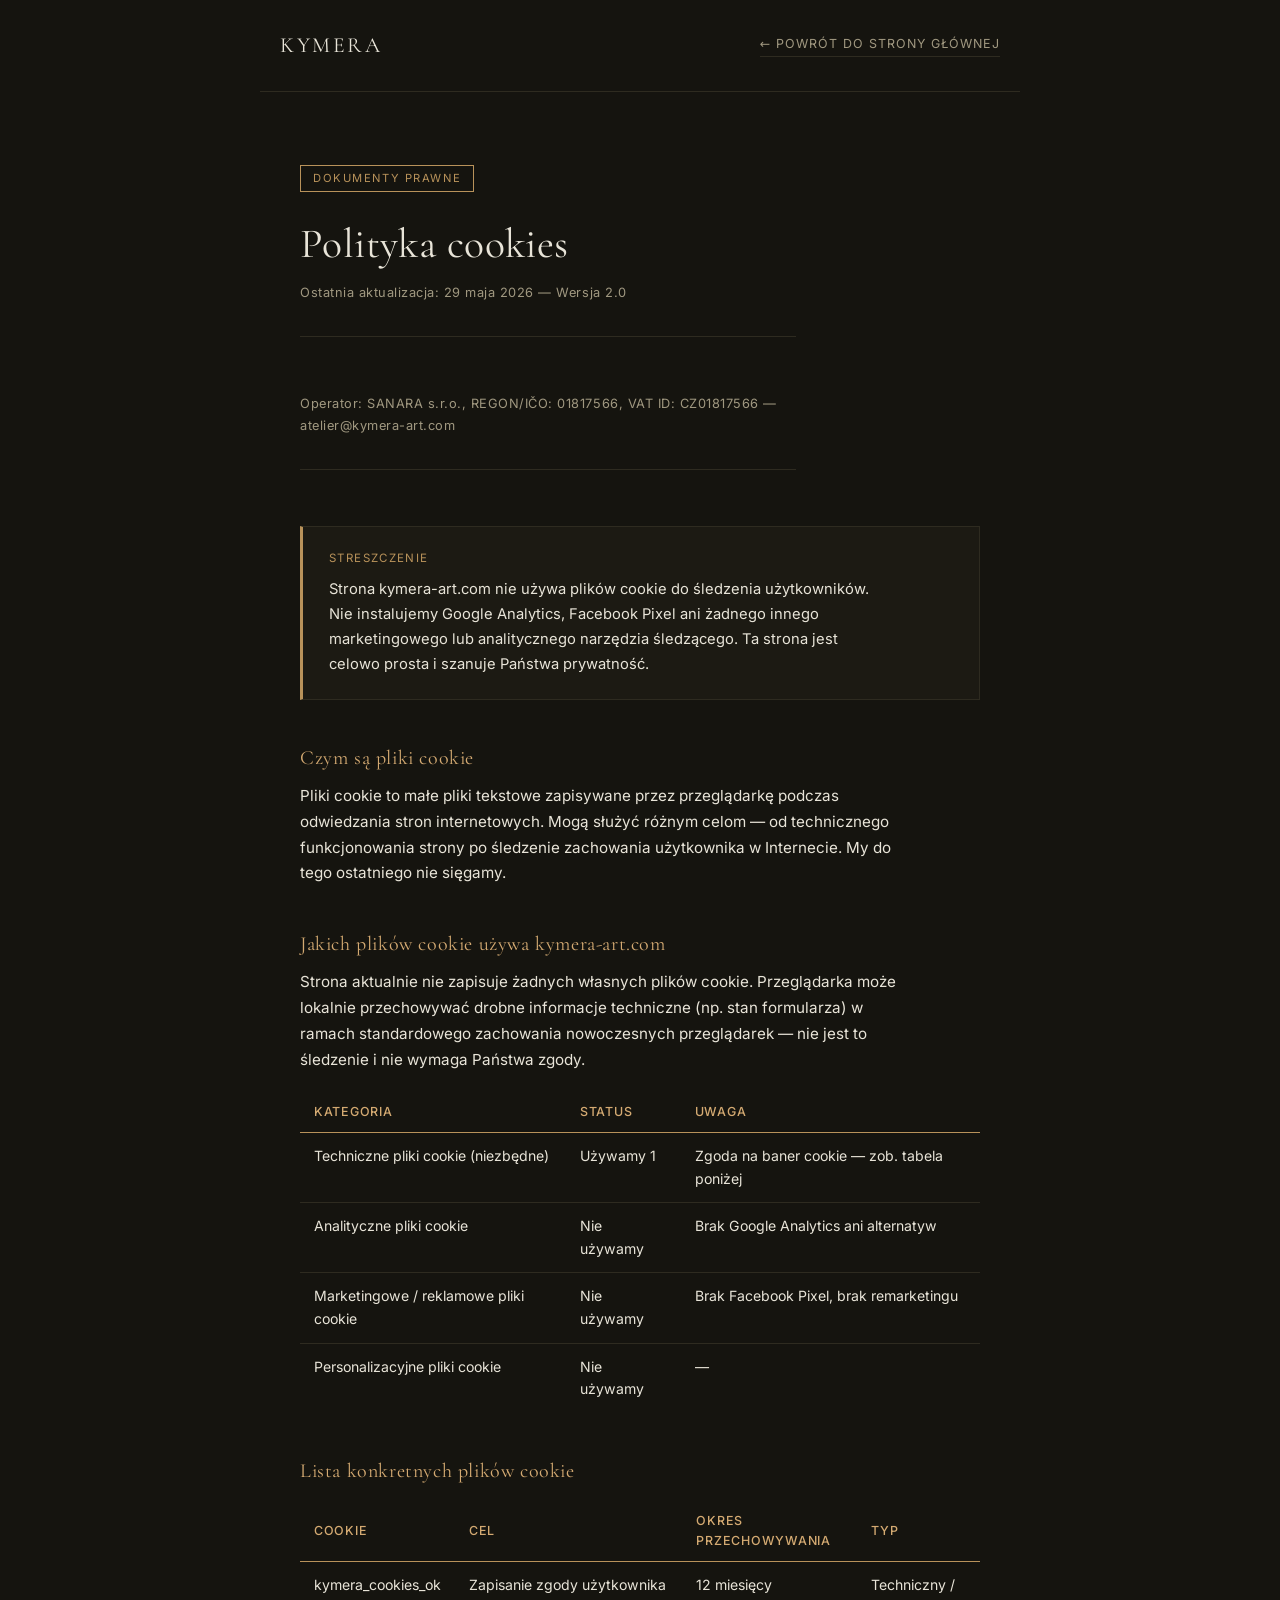
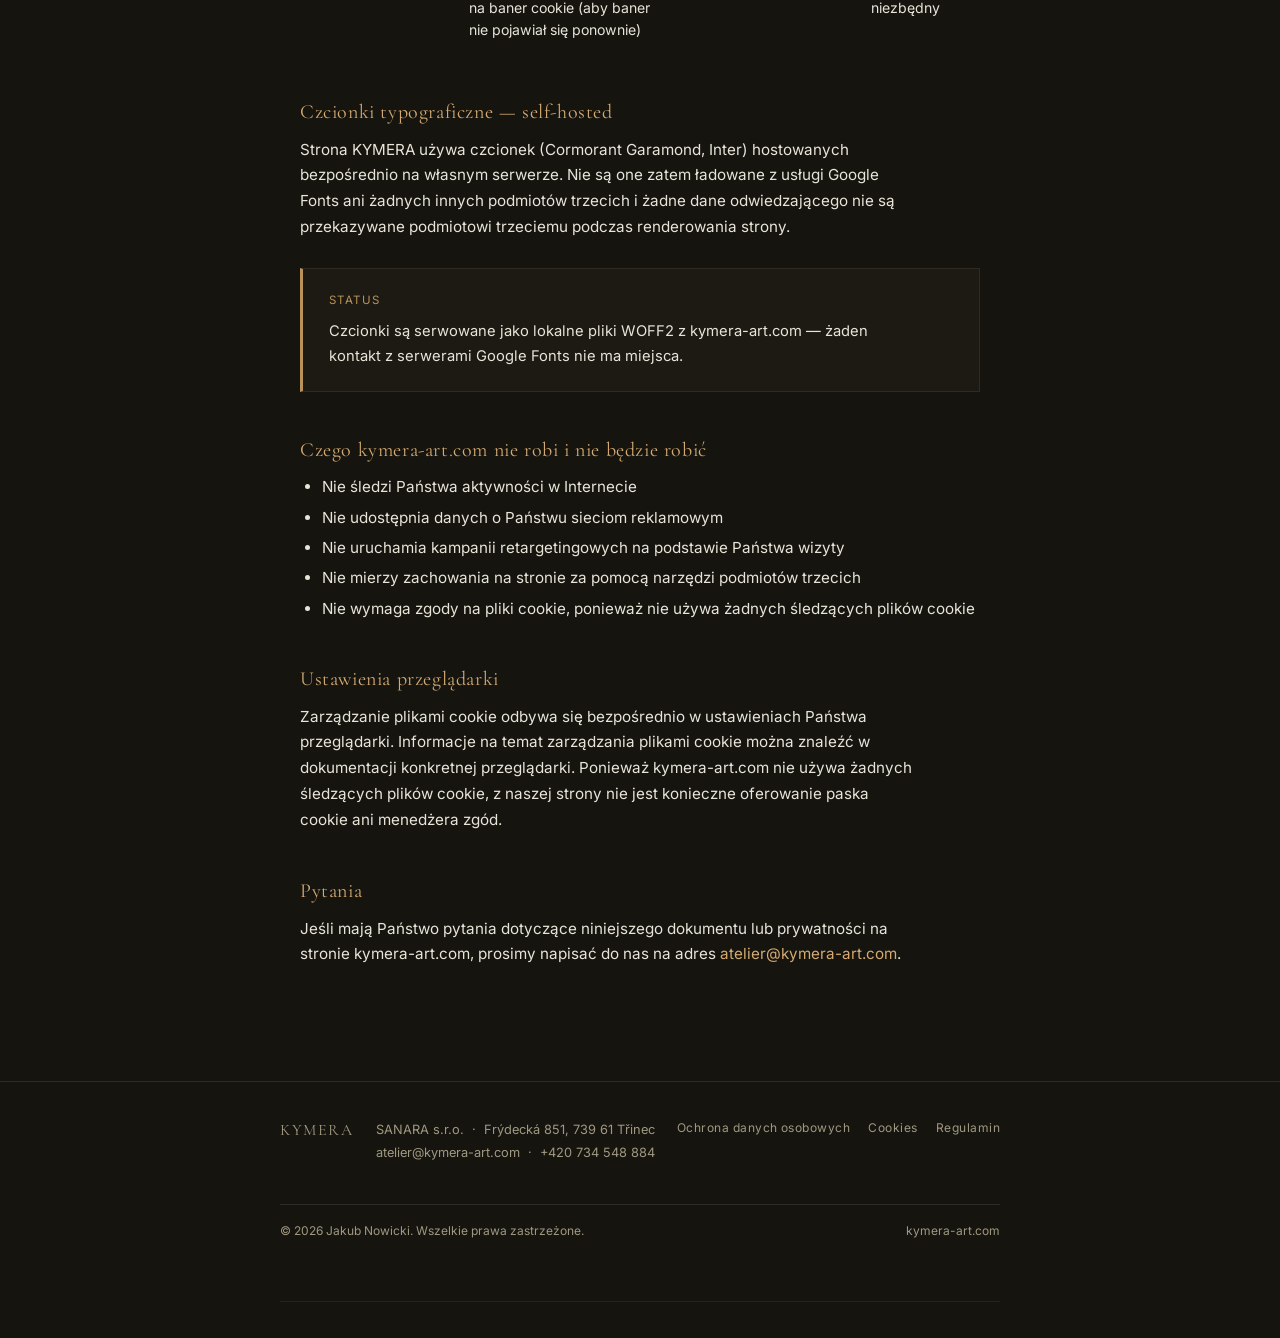
<file: pl/legal/cookies.html>
<!DOCTYPE html>
<html lang="pl">
<head>
  <meta charset="UTF-8">
  <meta name="viewport" content="width=device-width, initial-scale=1.0">
  <title>Polityka cookies — KYMERA</title>
  <link rel="canonical" href="https://kymera-art.com/pl/legal/cookies.html" />
  <link rel="alternate" hreflang="cs" href="https://kymera-art.com/legal/cookies.html" />
  <link rel="alternate" hreflang="en" href="https://kymera-art.com/en/legal/cookies.html" />
  <link rel="alternate" hreflang="pl" href="https://kymera-art.com/pl/legal/cookies.html" />
  <link rel="alternate" hreflang="x-default" href="https://kymera-art.com/legal/cookies.html" />
  <link rel="stylesheet" href="../../style.css">
  <style>
    @font-face{font-family:'Inter';font-style:normal;font-weight:300 600;font-display:swap;src:url('../../assets/fonts/inter-latin-ext.woff2') format('woff2');unicode-range:U+0100-02BA,U+02BD-02C5,U+02C7-02CC,U+02CE-02D7,U+02DD-02FF,U+0304,U+0308,U+0329,U+1D00-1DBF,U+1E00-1E9F,U+1EF2-1EFF,U+2020,U+20A0-20AB,U+20AD-20C0,U+2113,U+2C60-2C7F,U+A720-A7FF}
    @font-face{font-family:'Inter';font-style:normal;font-weight:300 600;font-display:swap;src:url('../../assets/fonts/inter-latin.woff2') format('woff2');unicode-range:U+0000-00FF,U+0131,U+0152-0153,U+02BB-02BC,U+02C6,U+02DA,U+02DC,U+0304,U+0308,U+0329,U+2000-206F,U+20AC,U+2122,U+2191,U+2193,U+2212,U+2215,U+FEFF,U+FFFD}
    @font-face{font-family:'Cormorant Garamond';font-style:normal;font-weight:300 600;font-display:swap;src:url('../../assets/fonts/cg-normal-latin-ext.woff2') format('woff2');unicode-range:U+0100-02BA,U+02BD-02C5,U+02C7-02CC,U+02CE-02D7,U+02DD-02FF,U+0304,U+0308,U+0329,U+1D00-1DBF,U+1E00-1E9F,U+1EF2-1EFF,U+2020,U+20A0-20AB,U+20AD-20C0,U+2113,U+2C60-2C7F,U+A720-A7FF}
    @font-face{font-family:'Cormorant Garamond';font-style:normal;font-weight:300 600;font-display:swap;src:url('../../assets/fonts/cg-normal-latin.woff2') format('woff2');unicode-range:U+0000-00FF,U+0131,U+0152-0153,U+02BB-02BC,U+02C6,U+02DA,U+02DC,U+0304,U+0308,U+0329,U+2000-206F,U+20AC,U+2122,U+2191,U+2193,U+2212,U+2215,U+FEFF,U+FFFD}

    *,
    *::before,
    *::after {
      box-sizing: border-box;
      margin: 0;
      padding: 0;
    }

    :root {
      --bg: #15140f;
      --surface: #1c1a13;
      --text: #e8e4d8;
      --text-muted: #a09880;
      --brass: #b8925a;
      --brass-light: #d4aa72;
      --border: #2e2b20;
    }

    html {
      background-color: var(--bg);
      color: var(--text);
      font-family: 'Inter', system-ui, -apple-system, sans-serif;
      font-size: 16px;
      line-height: 1.7;
      -webkit-font-smoothing: antialiased;
    }

    body {
      min-height: 100vh;
      display: flex;
      flex-direction: column;
    }

    /* Nav */
    .legal-nav {
      padding: 28px 20px;
      border-bottom: 1px solid var(--border);
      display: flex;
      align-items: center;
      justify-content: space-between;
      max-width: 760px;
      margin: 0 auto;
      width: 100%;
    }

    .legal-nav a.home-link {
      font-family: 'Cormorant Garamond', Georgia, serif;
      font-size: 1.35rem;
      letter-spacing: 0.12em;
      color: var(--text);
      text-decoration: none;
      text-transform: uppercase;
    }

    .legal-nav a.home-link:hover {
      color: var(--brass-light);
    }

    .back-link {
      font-size: 0.78rem;
      letter-spacing: 0.08em;
      text-transform: uppercase;
      color: var(--text-muted);
      text-decoration: none;
      border-bottom: 1px solid var(--border);
      padding-bottom: 2px;
      transition: color 0.2s, border-color 0.2s;
    }

    .back-link:hover {
      color: var(--brass-light);
      border-color: var(--brass-light);
    }

    /* Main content */
    main {
      flex: 1;
      max-width: 720px;
      margin: 0 auto;
      padding: 72px 20px 100px;
      width: 100%;
    }

    .legal-badge {
      display: inline-block;
      font-size: 0.7rem;
      letter-spacing: 0.14em;
      text-transform: uppercase;
      color: var(--brass);
      border: 1px solid var(--brass);
      padding: 4px 12px;
      margin-bottom: 28px;
    }

    h1 {
      font-family: 'Cormorant Garamond', Georgia, serif;
      font-size: clamp(1.8rem, 4vw, 2.6rem);
      font-weight: 400;
      line-height: 1.2;
      color: var(--text);
      margin-bottom: 12px;
      letter-spacing: 0.01em;
    }

    .updated {
      font-size: 0.8rem;
      color: var(--text-muted);
      letter-spacing: 0.04em;
      margin-bottom: 56px;
      padding-bottom: 32px;
      border-bottom: 1px solid var(--border);
    }

    h2 {
      font-family: 'Cormorant Garamond', Georgia, serif;
      font-size: 1.25rem;
      font-weight: 400;
      color: var(--brass-light);
      margin-bottom: 14px;
      margin-top: 48px;
      letter-spacing: 0.03em;
    }

    p {
      color: var(--text);
      margin-bottom: 14px;
      font-size: 0.95rem;
    }

    ul {
      padding-left: 1.4em;
      margin-bottom: 14px;
    }

    li {
      font-size: 0.95rem;
      color: var(--text);
      margin-bottom: 6px;
    }

    .status-box {
      background: var(--surface);
      border: 1px solid var(--border);
      border-left: 3px solid var(--brass);
      padding: 22px 26px;
      margin: 28px 0;
    }

    .status-box .status-title {
      font-size: 0.72rem;
      letter-spacing: 0.12em;
      text-transform: uppercase;
      color: var(--brass);
      margin-bottom: 10px;
      display: block;
    }

    .status-box p {
      margin-bottom: 0;
      font-size: 0.92rem;
    }

    .cookie-table {
      width: 100%;
      border-collapse: collapse;
      margin: 20px 0 28px;
      font-size: 0.88rem;
    }

    .cookie-table thead tr {
      border-bottom: 1px solid var(--brass);
    }

    .cookie-table th {
      text-align: left;
      padding: 10px 14px;
      font-weight: 500;
      color: var(--brass-light);
      font-size: 0.78rem;
      letter-spacing: 0.06em;
      text-transform: uppercase;
    }

    .cookie-table td {
      padding: 12px 14px;
      border-bottom: 1px solid var(--border);
      color: var(--text);
      vertical-align: top;
    }

    .cookie-table tr:last-child td {
      border-bottom: none;
    }

    strong {
      color: var(--brass-light);
      font-weight: 500;
    }

    section {
      margin-bottom: 8px;
    }

    .note {
      font-size: 0.85rem;
      color: var(--text-muted);
      font-style: italic;
      margin-top: -6px;
      margin-bottom: 14px;
    }

    /* Footer */
    footer {
      border-top: 1px solid var(--border);
      padding: 36px 20px;
    }

    .footer-inner {
      max-width: 720px;
      margin: 0 auto;
      display: flex;
      flex-wrap: wrap;
      gap: 20px;
      justify-content: space-between;
      align-items: flex-start;
    }

    .footer-brand {
      font-family: 'Cormorant Garamond', Georgia, serif;
      font-size: 1rem;
      letter-spacing: 0.1em;
      color: var(--text-muted);
      text-transform: uppercase;
    }

    .footer-contact {
      font-size: 0.8rem;
      color: var(--text-muted);
      line-height: 1.8;
    }

    .footer-contact a {
      color: var(--text-muted);
      text-decoration: none;
    }

    .footer-contact a:hover {
      color: var(--brass-light);
    }

    .footer-legal-links {
      font-size: 0.75rem;
      color: var(--text-muted);
      display: flex;
      gap: 18px;
      flex-wrap: wrap;
      align-items: center;
    }

    .footer-legal-links a {
      color: var(--text-muted);
      text-decoration: none;
      letter-spacing: 0.04em;
      transition: color 0.2s;
    }

    .footer-legal-links a:hover {
      color: var(--brass-light);
    }

    .footer-copy {
      width: 100%;
      border-top: 1px solid var(--border);
      margin-top: 20px;
      padding-top: 16px;
      font-size: 0.75rem;
      color: var(--text-muted);
      display: flex;
      flex-wrap: wrap;
      justify-content: space-between;
      gap: 8px;
    }
  </style>
</head>
<body>

  <div class="legal-nav">
    <a href="https://kymera-art.com/pl/" class="home-link">Kymera</a>
    <a href="https://kymera-art.com/pl/" class="back-link">← Powrót do strony głównej</a>
  </div>

  <main>
    <div class="legal-badge">Dokumenty prawne</div>
    <h1>Polityka cookies</h1>
    <p class="updated">Ostatnia aktualizacja: 29 maja 2026 — Wersja 2.0</p>
    <p class="updated">Operator: SANARA s.r.o., REGON/IČO: 01817566, VAT ID: CZ01817566 — <a href="mailto:atelier@kymera-art.com" style="color: var(--text-muted);">atelier@kymera-art.com</a></p>

    <section>
      <div class="status-box">
        <span class="status-title">Streszczenie</span>
        <p>Strona kymera-art.com nie używa plików cookie do śledzenia użytkowników. Nie instalujemy Google Analytics, Facebook Pixel ani żadnego innego marketingowego lub analitycznego narzędzia śledzącego. Ta strona jest celowo prosta i szanuje Państwa prywatność.</p>
      </div>
    </section>

    <section>
      <h2>Czym są pliki cookie</h2>
      <p>Pliki cookie to małe pliki tekstowe zapisywane przez przeglądarkę podczas odwiedzania stron internetowych. Mogą służyć różnym celom — od technicznego funkcjonowania strony po śledzenie zachowania użytkownika w Internecie. My do tego ostatniego nie sięgamy.</p>
    </section>

    <section>
      <h2>Jakich plików cookie używa kymera-art.com</h2>

      <p>Strona aktualnie nie zapisuje żadnych własnych plików cookie. Przeglądarka może lokalnie przechowywać drobne informacje techniczne (np. stan formularza) w ramach standardowego zachowania nowoczesnych przeglądarek — nie jest to śledzenie i nie wymaga Państwa zgody.</p>

      <table class="cookie-table">
        <thead>
          <tr>
            <th>Kategoria</th>
            <th>Status</th>
            <th>Uwaga</th>
          </tr>
        </thead>
        <tbody>
          <tr>
            <td>Techniczne pliki cookie (niezbędne)</td>
            <td>Używamy 1</td>
            <td>Zgoda na baner cookie — zob. tabela poniżej</td>
          </tr>
          <tr>
            <td>Analityczne pliki cookie</td>
            <td>Nie używamy</td>
            <td>Brak Google Analytics ani alternatyw</td>
          </tr>
          <tr>
            <td>Marketingowe / reklamowe pliki cookie</td>
            <td>Nie używamy</td>
            <td>Brak Facebook Pixel, brak remarketingu</td>
          </tr>
          <tr>
            <td>Personalizacyjne pliki cookie</td>
            <td>Nie używamy</td>
            <td>—</td>
          </tr>
        </tbody>
      </table>

      <h2>Lista konkretnych plików cookie</h2>
      <table class="cookie-table">
        <thead>
          <tr>
            <th>Cookie</th>
            <th>Cel</th>
            <th>Okres przechowywania</th>
            <th>Typ</th>
          </tr>
        </thead>
        <tbody>
          <tr>
            <td>kymera_cookies_ok</td>
            <td>Zapisanie zgody użytkownika na baner cookie (aby baner nie pojawiał się ponownie)</td>
            <td>12 miesięcy</td>
            <td>Techniczny / niezbędny</td>
          </tr>
        </tbody>
      </table>
    </section>

    <section>
      <h2>Czcionki typograficzne — self-hosted</h2>
      <p>Strona KYMERA używa czcionek (Cormorant Garamond, Inter) hostowanych bezpośrednio na własnym serwerze. Nie są one zatem ładowane z usługi Google Fonts ani żadnych innych podmiotów trzecich i żadne dane odwiedzającego nie są przekazywane podmiotowi trzeciemu podczas renderowania strony.</p>
      <div class="status-box">
        <span class="status-title">Status</span>
        <p>Czcionki są serwowane jako lokalne pliki WOFF2 z kymera-art.com — żaden kontakt z serwerami Google Fonts nie ma miejsca.</p>
      </div>
    </section>

    <section>
      <h2>Czego kymera-art.com nie robi i nie będzie robić</h2>
      <ul>
        <li>Nie śledzi Państwa aktywności w Internecie</li>
        <li>Nie udostępnia danych o Państwu sieciom reklamowym</li>
        <li>Nie uruchamia kampanii retargetingowych na podstawie Państwa wizyty</li>
        <li>Nie mierzy zachowania na stronie za pomocą narzędzi podmiotów trzecich</li>
        <li>Nie wymaga zgody na pliki cookie, ponieważ nie używa żadnych śledzących plików cookie</li>
      </ul>
    </section>

    <section>
      <h2>Ustawienia przeglądarki</h2>
      <p>Zarządzanie plikami cookie odbywa się bezpośrednio w ustawieniach Państwa przeglądarki. Informacje na temat zarządzania plikami cookie można znaleźć w dokumentacji konkretnej przeglądarki. Ponieważ kymera-art.com nie używa żadnych śledzących plików cookie, z naszej strony nie jest konieczne oferowanie paska cookie ani menedżera zgód.</p>
    </section>

    <section>
      <h2>Pytania</h2>
      <p>Jeśli mają Państwo pytania dotyczące niniejszego dokumentu lub prywatności na stronie kymera-art.com, prosimy napisać do nas na adres <a href="mailto:atelier@kymera-art.com" style="color: var(--brass-light);">atelier@kymera-art.com</a>.</p>
    </section>
  </main>

  <footer>
    <div class="footer-inner">
      <div class="footer-brand">Kymera</div>
      <div class="footer-contact">
        SANARA s.r.o. &nbsp;·&nbsp; Frýdecká 851, 739 61 Třinec<br>
        <a href="mailto:atelier@kymera-art.com">atelier@kymera-art.com</a> &nbsp;·&nbsp;
        <a href="tel:+420734548884">+420 734 548 884</a>
      </div>
      <div class="footer-legal-links">
        <a href="rodo.html">Ochrona danych osobowych</a>
        <a href="cookies.html">Cookies</a>
        <a href="regulamin.html">Regulamin</a>
      </div>
      <div class="footer-copy">
        <span>© 2026 Jakub Nowicki. Wszelkie prawa zastrzeżone.</span>
        <span>kymera-art.com</span>
      </div>
    </div>
  </footer>

</body>
</html>
</file>
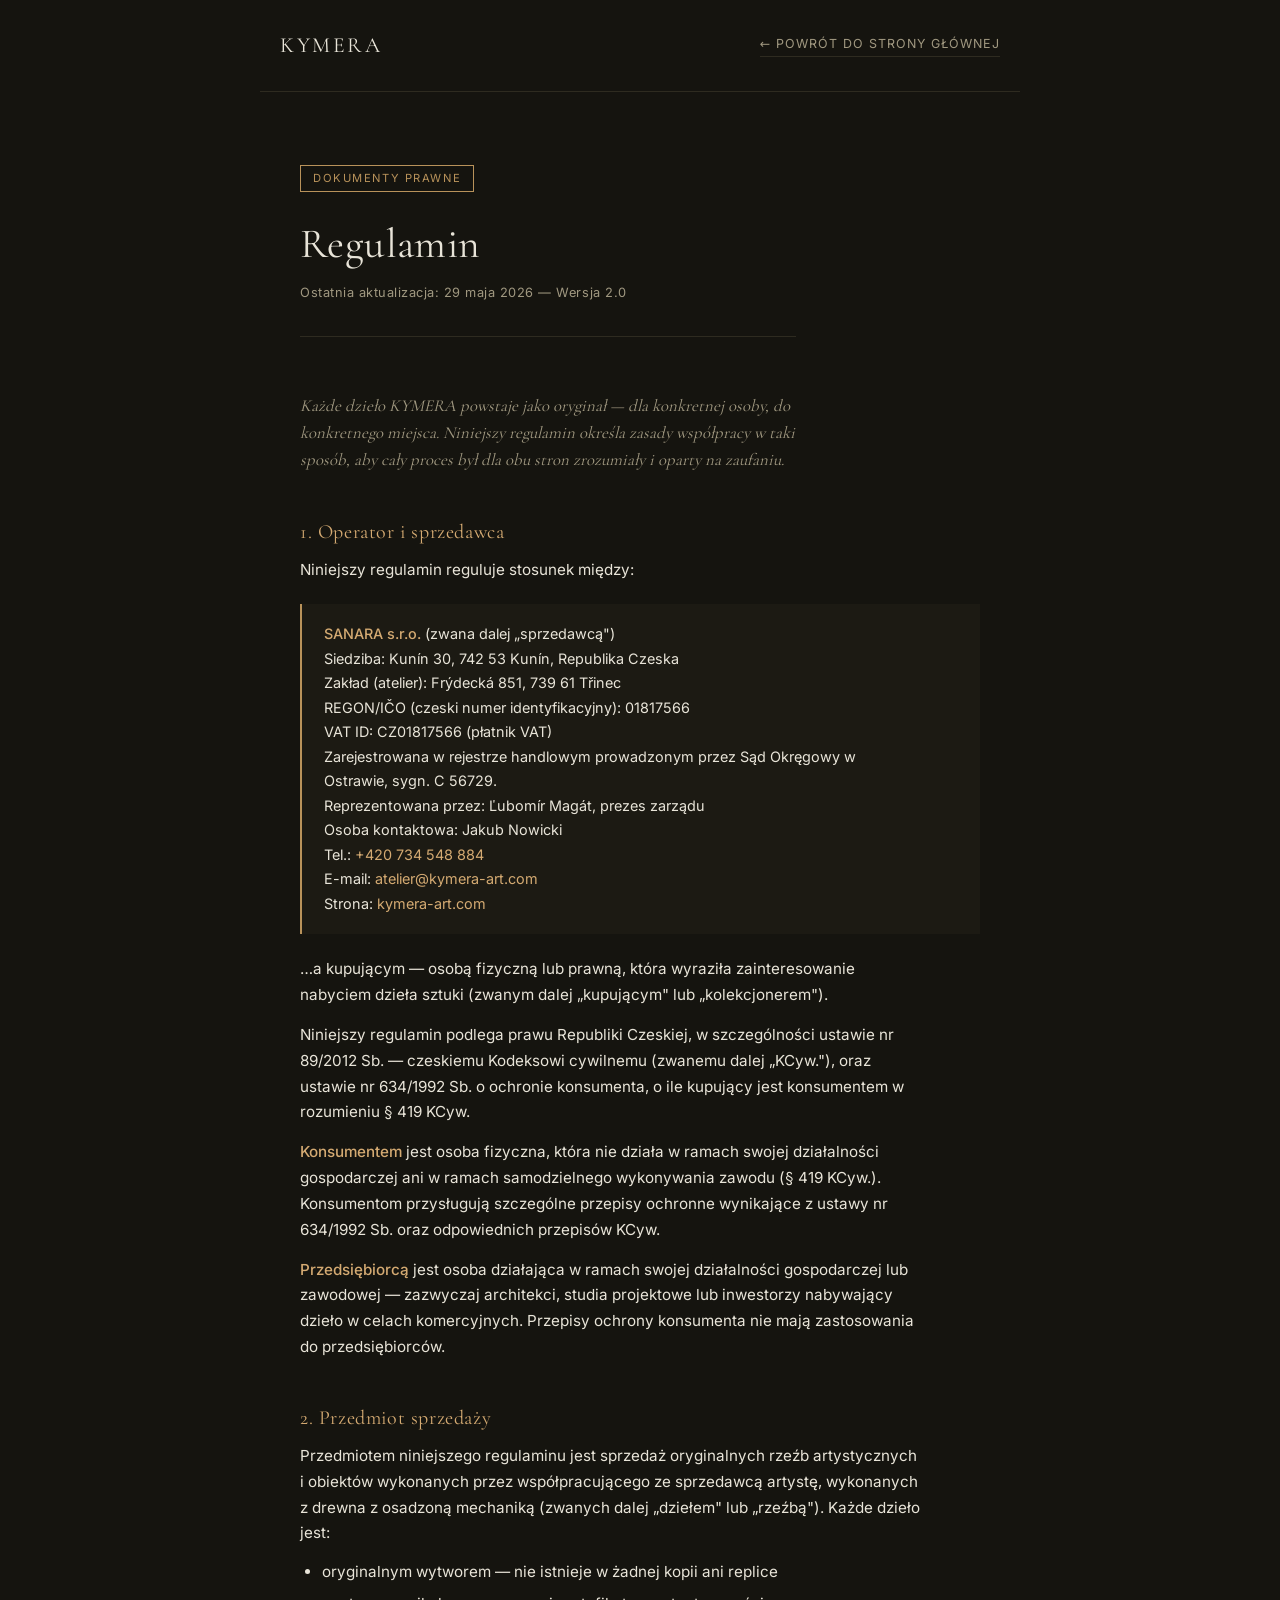
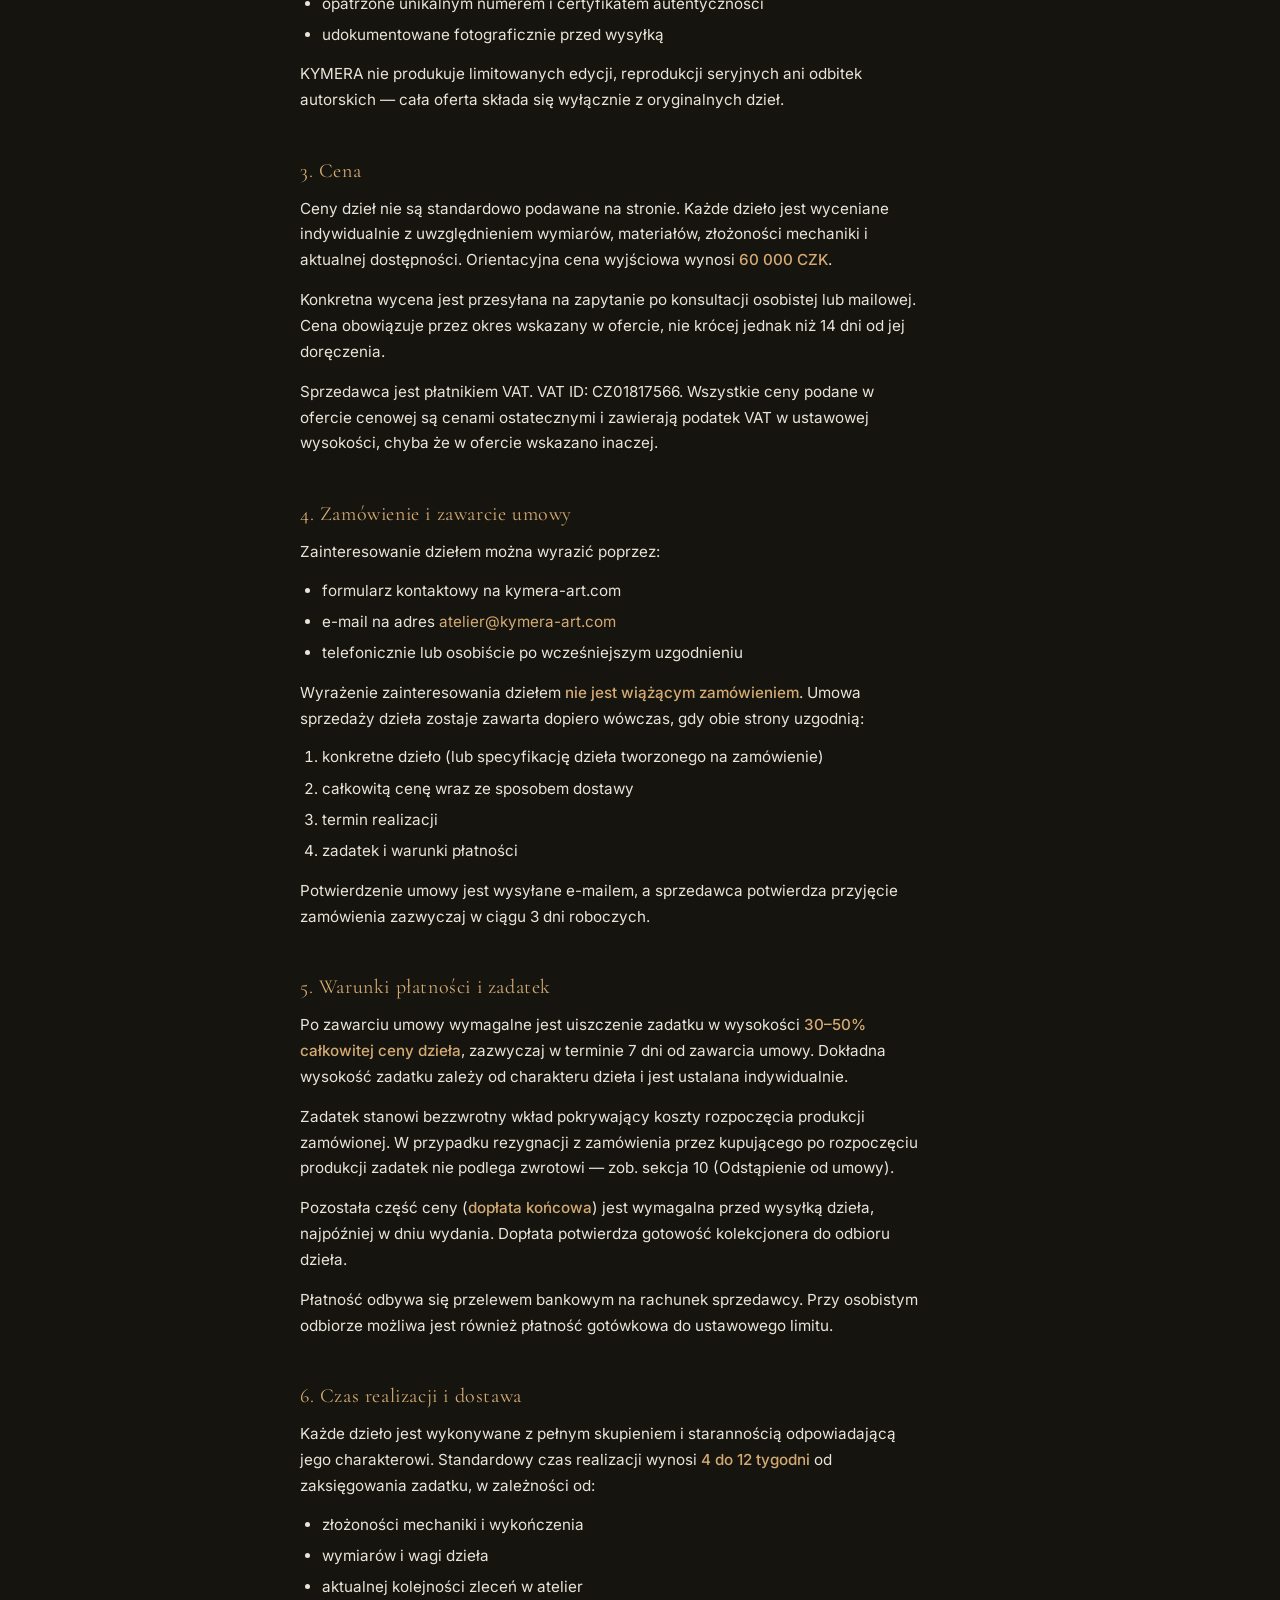
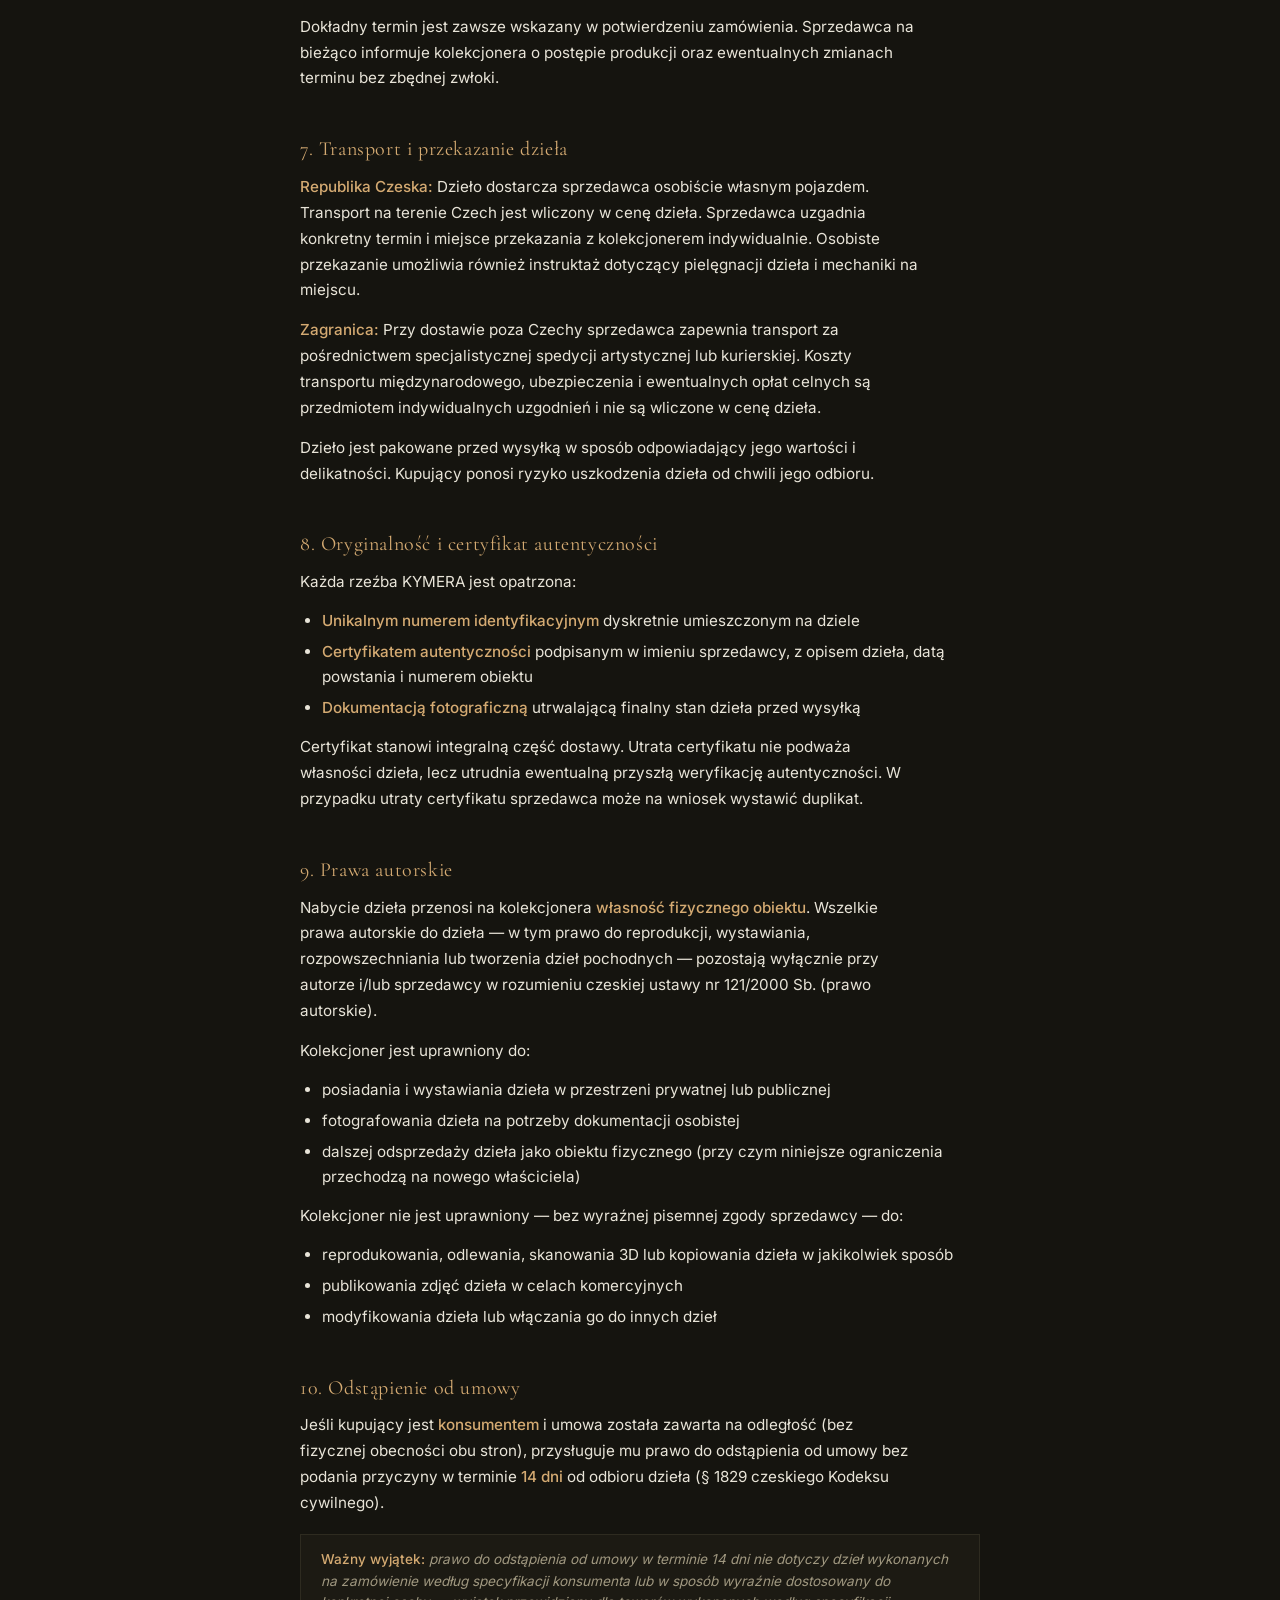
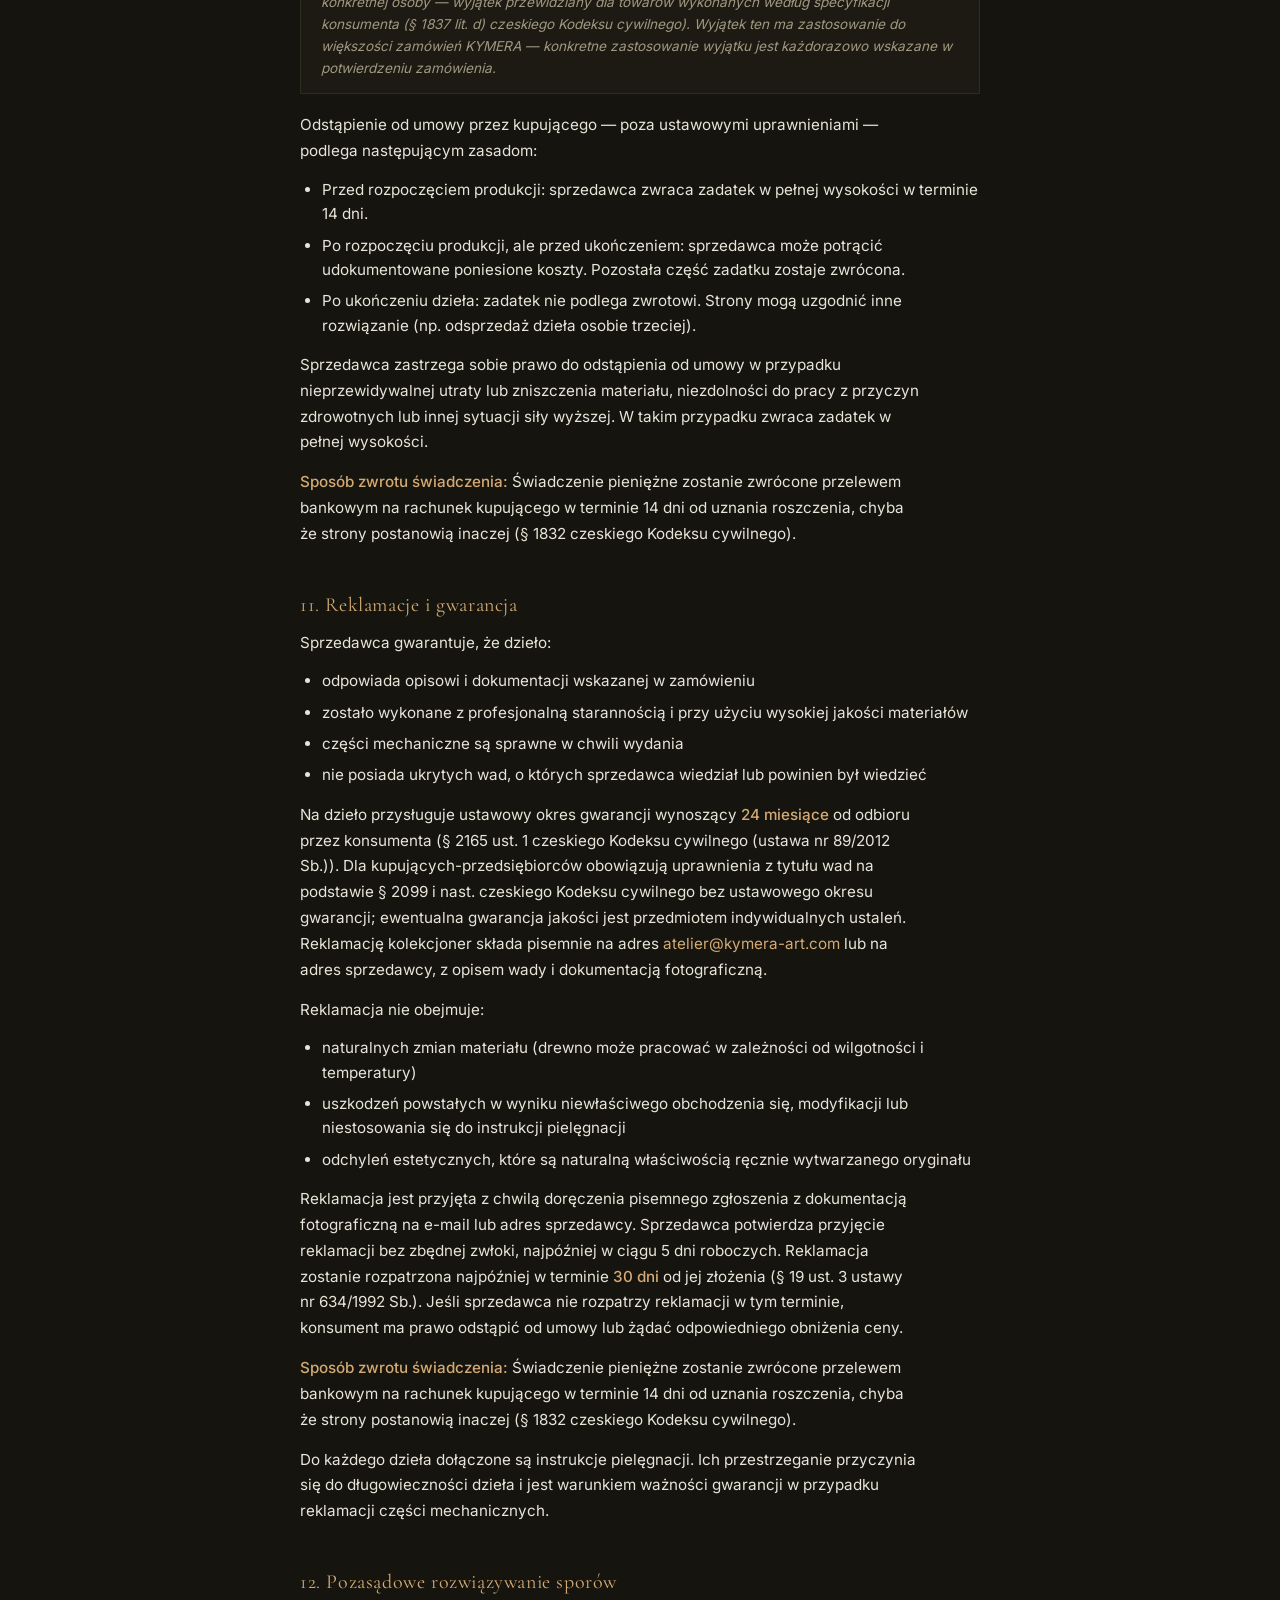
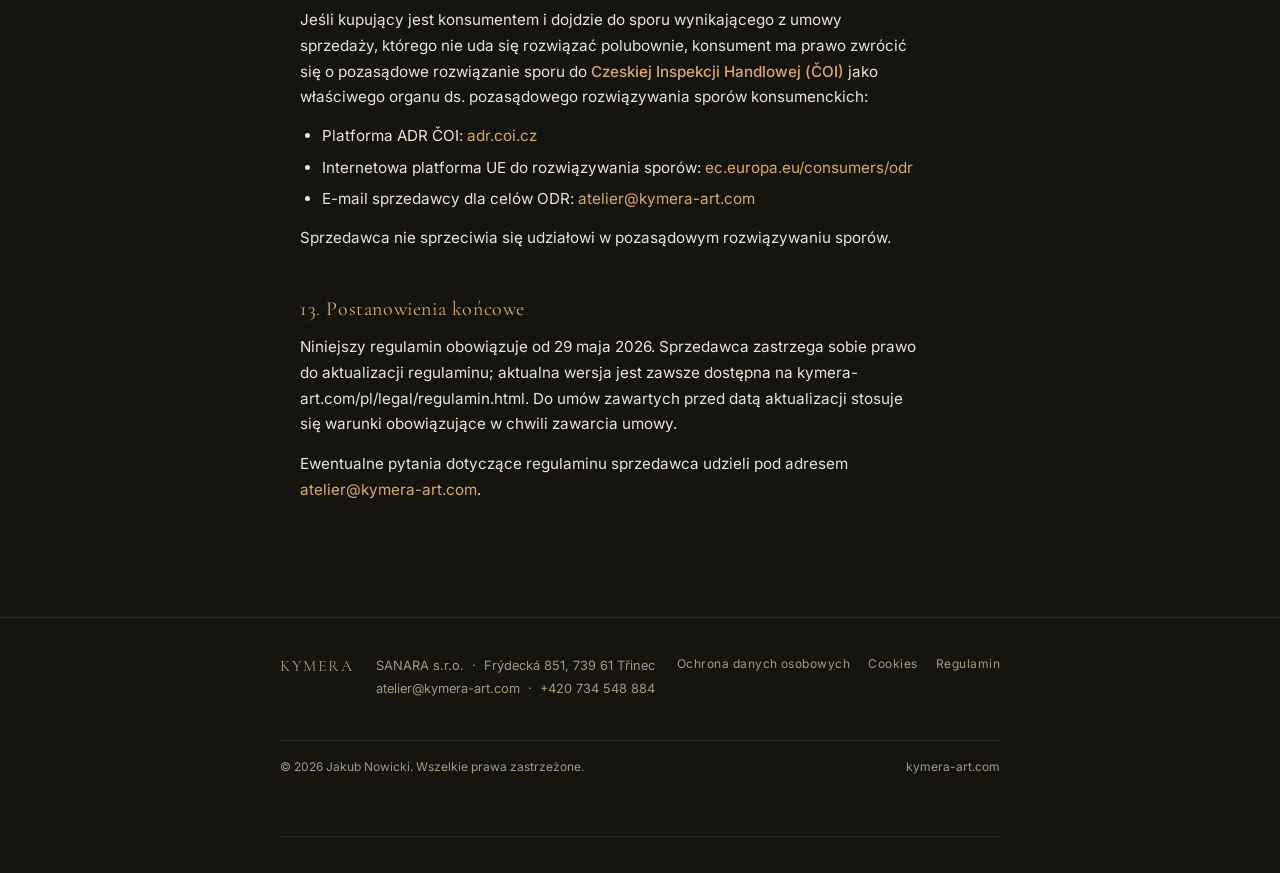
<file: pl/legal/regulamin.html>
<!DOCTYPE html>
<html lang="pl">
<head>
  <meta charset="UTF-8">
  <meta name="viewport" content="width=device-width, initial-scale=1.0">
  <title>Regulamin — KYMERA</title>
  <link rel="alternate" hreflang="cs" href="https://kymera-art.com/legal/podminky.html" />
  <link rel="alternate" hreflang="en" href="https://kymera-art.com/en/legal/terms.html" />
  <link rel="alternate" hreflang="pl" href="https://kymera-art.com/pl/legal/regulamin.html" />
  <link rel="alternate" hreflang="x-default" href="https://kymera-art.com/legal/podminky.html" />
  <link rel="canonical" href="https://kymera-art.com/pl/legal/regulamin.html" />
  <link rel="stylesheet" href="../../style.css">
  <style>
    @font-face{font-family:'Inter';font-style:normal;font-weight:300 600;font-display:swap;src:url('../../assets/fonts/inter-latin-ext.woff2') format('woff2');unicode-range:U+0100-02BA,U+02BD-02C5,U+02C7-02CC,U+02CE-02D7,U+02DD-02FF,U+0304,U+0308,U+0329,U+1D00-1DBF,U+1E00-1E9F,U+1EF2-1EFF,U+2020,U+20A0-20AB,U+20AD-20C0,U+2113,U+2C60-2C7F,U+A720-A7FF}
    @font-face{font-family:'Inter';font-style:normal;font-weight:300 600;font-display:swap;src:url('../../assets/fonts/inter-latin.woff2') format('woff2');unicode-range:U+0000-00FF,U+0131,U+0152-0153,U+02BB-02BC,U+02C6,U+02DA,U+02DC,U+0304,U+0308,U+0329,U+2000-206F,U+20AC,U+2122,U+2191,U+2193,U+2212,U+2215,U+FEFF,U+FFFD}
    @font-face{font-family:'Cormorant Garamond';font-style:normal;font-weight:300 600;font-display:swap;src:url('../../assets/fonts/cg-normal-latin-ext.woff2') format('woff2');unicode-range:U+0100-02BA,U+02BD-02C5,U+02C7-02CC,U+02CE-02D7,U+02DD-02FF,U+0304,U+0308,U+0329,U+1D00-1DBF,U+1E00-1E9F,U+1EF2-1EFF,U+2020,U+20A0-20AB,U+20AD-20C0,U+2113,U+2C60-2C7F,U+A720-A7FF}
    @font-face{font-family:'Cormorant Garamond';font-style:normal;font-weight:300 600;font-display:swap;src:url('../../assets/fonts/cg-normal-latin.woff2') format('woff2');unicode-range:U+0000-00FF,U+0131,U+0152-0153,U+02BB-02BC,U+02C6,U+02DA,U+02DC,U+0304,U+0308,U+0329,U+2000-206F,U+20AC,U+2122,U+2191,U+2193,U+2212,U+2215,U+FEFF,U+FFFD}

    *,*::before,*::after { box-sizing: border-box; margin: 0; padding: 0; }
    :root { --bg: #15140f; --surface: #1c1a13; --text: #e8e4d8; --text-muted: #a09880; --brass: #b8925a; --brass-light: #d4aa72; --border: #2e2b20; }
    html { background-color: var(--bg); color: var(--text); font-family: 'Inter', system-ui, -apple-system, sans-serif; font-size: 16px; line-height: 1.7; -webkit-font-smoothing: antialiased; }
    body { min-height: 100vh; display: flex; flex-direction: column; }
    .legal-nav { padding: 28px 20px; border-bottom: 1px solid var(--border); display: flex; align-items: center; justify-content: space-between; max-width: 760px; margin: 0 auto; width: 100%; }
    .legal-nav a.home-link { font-family: 'Cormorant Garamond', Georgia, serif; font-size: 1.35rem; letter-spacing: 0.12em; color: var(--text); text-decoration: none; text-transform: uppercase; }
    .legal-nav a.home-link:hover { color: var(--brass-light); }
    .back-link { font-size: 0.78rem; letter-spacing: 0.08em; text-transform: uppercase; color: var(--text-muted); text-decoration: none; border-bottom: 1px solid var(--border); padding-bottom: 2px; transition: color 0.2s, border-color 0.2s; }
    .back-link:hover { color: var(--brass-light); border-color: var(--brass-light); }
    main { flex: 1; max-width: 720px; margin: 0 auto; padding: 72px 20px 100px; width: 100%; }
    .legal-badge { display: inline-block; font-size: 0.7rem; letter-spacing: 0.14em; text-transform: uppercase; color: var(--brass); border: 1px solid var(--brass); padding: 4px 12px; margin-bottom: 28px; }
    h1 { font-family: 'Cormorant Garamond', Georgia, serif; font-size: clamp(1.8rem, 4vw, 2.6rem); font-weight: 400; line-height: 1.2; color: var(--text); margin-bottom: 12px; letter-spacing: 0.01em; }
    .updated { font-size: 0.8rem; color: var(--text-muted); letter-spacing: 0.04em; margin-bottom: 56px; padding-bottom: 32px; border-bottom: 1px solid var(--border); }
    h2 { font-family: 'Cormorant Garamond', Georgia, serif; font-size: 1.25rem; font-weight: 400; color: var(--brass-light); margin-bottom: 14px; margin-top: 48px; letter-spacing: 0.03em; }
    p { color: var(--text); margin-bottom: 14px; font-size: 0.95rem; }
    ul, ol { padding-left: 1.4em; margin-bottom: 14px; }
    li { font-size: 0.95rem; color: var(--text); margin-bottom: 7px; }
    .highlight-box { background: var(--surface); border-left: 2px solid var(--brass); padding: 18px 22px; margin: 22px 0; }
    .highlight-box p { margin-bottom: 0; font-size: 0.9rem; }
    .note-box { background: var(--surface); border: 1px solid var(--border); padding: 14px 20px; margin: 18px 0; font-size: 0.85rem; color: var(--text-muted); font-style: italic; }
    .note-box strong { font-style: normal; }
    strong { color: var(--brass-light); font-weight: 500; }
    section { margin-bottom: 8px; }
    .intro-lead { font-family: 'Cormorant Garamond', Georgia, serif; font-size: 1.05rem; color: var(--text-muted); font-style: italic; margin-bottom: 48px; line-height: 1.6; }
    footer { border-top: 1px solid var(--border); padding: 36px 20px; }
    .footer-inner { max-width: 720px; margin: 0 auto; display: flex; flex-wrap: wrap; gap: 20px; justify-content: space-between; align-items: flex-start; }
    .footer-brand { font-family: 'Cormorant Garamond', Georgia, serif; font-size: 1rem; letter-spacing: 0.1em; color: var(--text-muted); text-transform: uppercase; }
    .footer-contact { font-size: 0.8rem; color: var(--text-muted); line-height: 1.8; }
    .footer-contact a { color: var(--text-muted); text-decoration: none; }
    .footer-contact a:hover { color: var(--brass-light); }
    .footer-legal-links { font-size: 0.75rem; color: var(--text-muted); display: flex; gap: 18px; flex-wrap: wrap; align-items: center; }
    .footer-legal-links a { color: var(--text-muted); text-decoration: none; letter-spacing: 0.04em; transition: color 0.2s; }
    .footer-legal-links a:hover { color: var(--brass-light); }
    .footer-copy { width: 100%; border-top: 1px solid var(--border); margin-top: 20px; padding-top: 16px; font-size: 0.75rem; color: var(--text-muted); display: flex; flex-wrap: wrap; justify-content: space-between; gap: 8px; }
  </style>
</head>
<body>

  <div class="legal-nav">
    <a href="https://kymera-art.com/pl/" class="home-link">Kymera</a>
    <a href="https://kymera-art.com/pl/" class="back-link">← Powrót do strony głównej</a>
  </div>

  <main>
    <div class="legal-badge">Dokumenty prawne</div>
    <h1>Regulamin</h1>
    <p class="updated">Ostatnia aktualizacja: 29 maja 2026 — Wersja 2.0</p>

    <p class="intro-lead">Każde dzieło KYMERA powstaje jako oryginał — dla konkretnej osoby, do konkretnego miejsca. Niniejszy regulamin określa zasady współpracy w taki sposób, aby cały proces był dla obu stron zrozumiały i oparty na zaufaniu.</p>

    <section>
      <h2>1. Operator i sprzedawca</h2>
      <p>Niniejszy regulamin reguluje stosunek między:</p>
      <div class="highlight-box">
        <p><strong>SANARA s.r.o.</strong> (zwana dalej „sprzedawcą")<br>
        Siedziba: Kunín 30, 742 53 Kunín, Republika Czeska<br>
        Zakład (atelier): Frýdecká 851, 739 61 Třinec<br>
        REGON/IČO (czeski numer identyfikacyjny): 01817566<br>
        VAT ID: CZ01817566 (płatnik VAT)<br>
        Zarejestrowana w rejestrze handlowym prowadzonym przez Sąd Okręgowy w Ostrawie, sygn. C 56729.<br>
        Reprezentowana przez: Ľubomír Magát, prezes zarządu<br>
        Osoba kontaktowa: Jakub Nowicki<br>
        Tel.: <a href="tel:+420734548884" style="color: var(--brass-light);">+420 734 548 884</a><br>
        E-mail: <a href="mailto:atelier@kymera-art.com" style="color: var(--brass-light);">atelier@kymera-art.com</a><br>
        Strona: <a href="https://kymera-art.com" style="color: var(--brass-light);">kymera-art.com</a></p>
      </div>
      <p>…a kupującym — osobą fizyczną lub prawną, która wyraziła zainteresowanie nabyciem dzieła sztuki (zwanym dalej „kupującym" lub „kolekcjonerem").</p>
      <p>Niniejszy regulamin podlega prawu Republiki Czeskiej, w szczególności ustawie nr 89/2012 Sb. — czeskiemu Kodeksowi cywilnemu (zwanemu dalej „KCyw."), oraz ustawie nr 634/1992 Sb. o ochronie konsumenta, o ile kupujący jest konsumentem w rozumieniu § 419 KCyw.</p>
      <p><strong>Konsumentem</strong> jest osoba fizyczna, która nie działa w ramach swojej działalności gospodarczej ani w ramach samodzielnego wykonywania zawodu (§ 419 KCyw.). Konsumentom przysługują szczególne przepisy ochronne wynikające z ustawy nr 634/1992 Sb. oraz odpowiednich przepisów KCyw.</p>
      <p><strong>Przedsiębiorcą</strong> jest osoba działająca w ramach swojej działalności gospodarczej lub zawodowej — zazwyczaj architekci, studia projektowe lub inwestorzy nabywający dzieło w celach komercyjnych. Przepisy ochrony konsumenta nie mają zastosowania do przedsiębiorców.</p>
    </section>

    <section>
      <h2>2. Przedmiot sprzedaży</h2>
      <p>Przedmiotem niniejszego regulaminu jest sprzedaż oryginalnych rzeźb artystycznych i obiektów wykonanych przez współpracującego ze sprzedawcą artystę, wykonanych z drewna z osadzoną mechaniką (zwanych dalej „dziełem" lub „rzeźbą"). Każde dzieło jest:</p>
      <ul>
        <li>oryginalnym wytworem — nie istnieje w żadnej kopii ani replice</li>
        <li>opatrzone unikalnym numerem i certyfikatem autentyczności</li>
        <li>udokumentowane fotograficznie przed wysyłką</li>
      </ul>
      <p>KYMERA nie produkuje limitowanych edycji, reprodukcji seryjnych ani odbitek autorskich — cała oferta składa się wyłącznie z oryginalnych dzieł.</p>
    </section>

    <section>
      <h2>3. Cena</h2>
      <p>Ceny dzieł nie są standardowo podawane na stronie. Każde dzieło jest wyceniane indywidualnie z uwzględnieniem wymiarów, materiałów, złożoności mechaniki i aktualnej dostępności. Orientacyjna cena wyjściowa wynosi <strong>60 000 CZK</strong>.</p>
      <p>Konkretna wycena jest przesyłana na zapytanie po konsultacji osobistej lub mailowej. Cena obowiązuje przez okres wskazany w ofercie, nie krócej jednak niż 14 dni od jej doręczenia.</p>
      <p>Sprzedawca jest płatnikiem VAT. VAT ID: CZ01817566. Wszystkie ceny podane w ofercie cenowej są cenami ostatecznymi i zawierają podatek VAT w ustawowej wysokości, chyba że w ofercie wskazano inaczej.</p>
    </section>

    <section>
      <h2>4. Zamówienie i zawarcie umowy</h2>
      <p>Zainteresowanie dziełem można wyrazić poprzez:</p>
      <ul>
        <li>formularz kontaktowy na kymera-art.com</li>
        <li>e-mail na adres <a href="mailto:atelier@kymera-art.com" style="color: var(--brass-light);">atelier@kymera-art.com</a></li>
        <li>telefonicznie lub osobiście po wcześniejszym uzgodnieniu</li>
      </ul>
      <p>Wyrażenie zainteresowania dziełem <strong>nie jest wiążącym zamówieniem</strong>. Umowa sprzedaży dzieła zostaje zawarta dopiero wówczas, gdy obie strony uzgodnią:</p>
      <ol>
        <li>konkretne dzieło (lub specyfikację dzieła tworzonego na zamówienie)</li>
        <li>całkowitą cenę wraz ze sposobem dostawy</li>
        <li>termin realizacji</li>
        <li>zadatek i warunki płatności</li>
      </ol>
      <p>Potwierdzenie umowy jest wysyłane e-mailem, a sprzedawca potwierdza przyjęcie zamówienia zazwyczaj w ciągu 3 dni roboczych.</p>
    </section>

    <section>
      <h2>5. Warunki płatności i zadatek</h2>
      <p>Po zawarciu umowy wymagalne jest uiszczenie zadatku w wysokości <strong>30–50% całkowitej ceny dzieła</strong>, zazwyczaj w terminie 7 dni od zawarcia umowy. Dokładna wysokość zadatku zależy od charakteru dzieła i jest ustalana indywidualnie.</p>
      <p>Zadatek stanowi bezzwrotny wkład pokrywający koszty rozpoczęcia produkcji zamówionej. W przypadku rezygnacji z zamówienia przez kupującego po rozpoczęciu produkcji zadatek nie podlega zwrotowi — zob. sekcja 10 (Odstąpienie od umowy).</p>
      <p>Pozostała część ceny (<strong>dopłata końcowa</strong>) jest wymagalna przed wysyłką dzieła, najpóźniej w dniu wydania. Dopłata potwierdza gotowość kolekcjonera do odbioru dzieła.</p>
      <p>Płatność odbywa się przelewem bankowym na rachunek sprzedawcy. Przy osobistym odbiorze możliwa jest również płatność gotówkowa do ustawowego limitu.</p>
    </section>

    <section>
      <h2>6. Czas realizacji i dostawa</h2>
      <p>Każde dzieło jest wykonywane z pełnym skupieniem i starannością odpowiadającą jego charakterowi. Standardowy czas realizacji wynosi <strong>4 do 12 tygodni</strong> od zaksięgowania zadatku, w zależności od:</p>
      <ul>
        <li>złożoności mechaniki i wykończenia</li>
        <li>wymiarów i wagi dzieła</li>
        <li>aktualnej kolejności zleceń w atelier</li>
      </ul>
      <p>Dokładny termin jest zawsze wskazany w potwierdzeniu zamówienia. Sprzedawca na bieżąco informuje kolekcjonera o postępie produkcji oraz ewentualnych zmianach terminu bez zbędnej zwłoki.</p>
    </section>

    <section>
      <h2>7. Transport i przekazanie dzieła</h2>
      <p><strong>Republika Czeska:</strong> Dzieło dostarcza sprzedawca osobiście własnym pojazdem. Transport na terenie Czech jest wliczony w cenę dzieła. Sprzedawca uzgadnia konkretny termin i miejsce przekazania z kolekcjonerem indywidualnie. Osobiste przekazanie umożliwia również instruktaż dotyczący pielęgnacji dzieła i mechaniki na miejscu.</p>
      <p><strong>Zagranica:</strong> Przy dostawie poza Czechy sprzedawca zapewnia transport za pośrednictwem specjalistycznej spedycji artystycznej lub kurierskiej. Koszty transportu międzynarodowego, ubezpieczenia i ewentualnych opłat celnych są przedmiotem indywidualnych uzgodnień i nie są wliczone w cenę dzieła.</p>
      <p>Dzieło jest pakowane przed wysyłką w sposób odpowiadający jego wartości i delikatności. Kupujący ponosi ryzyko uszkodzenia dzieła od chwili jego odbioru.</p>
    </section>

    <section>
      <h2>8. Oryginalność i certyfikat autentyczności</h2>
      <p>Każda rzeźba KYMERA jest opatrzona:</p>
      <ul>
        <li><strong>Unikalnym numerem identyfikacyjnym</strong> dyskretnie umieszczonym na dziele</li>
        <li><strong>Certyfikatem autentyczności</strong> podpisanym w imieniu sprzedawcy, z opisem dzieła, datą powstania i numerem obiektu</li>
        <li><strong>Dokumentacją fotograficzną</strong> utrwalającą finalny stan dzieła przed wysyłką</li>
      </ul>
      <p>Certyfikat stanowi integralną część dostawy. Utrata certyfikatu nie podważa własności dzieła, lecz utrudnia ewentualną przyszłą weryfikację autentyczności. W przypadku utraty certyfikatu sprzedawca może na wniosek wystawić duplikat.</p>
    </section>

    <section>
      <h2>9. Prawa autorskie</h2>
      <p>Nabycie dzieła przenosi na kolekcjonera <strong>własność fizycznego obiektu</strong>. Wszelkie prawa autorskie do dzieła — w tym prawo do reprodukcji, wystawiania, rozpowszechniania lub tworzenia dzieł pochodnych — pozostają wyłącznie przy autorze i/lub sprzedawcy w rozumieniu czeskiej ustawy nr 121/2000 Sb. (prawo autorskie).</p>
      <p>Kolekcjoner jest uprawniony do:</p>
      <ul>
        <li>posiadania i wystawiania dzieła w przestrzeni prywatnej lub publicznej</li>
        <li>fotografowania dzieła na potrzeby dokumentacji osobistej</li>
        <li>dalszej odsprzedaży dzieła jako obiektu fizycznego (przy czym niniejsze ograniczenia przechodzą na nowego właściciela)</li>
      </ul>
      <p>Kolekcjoner nie jest uprawniony — bez wyraźnej pisemnej zgody sprzedawcy — do:</p>
      <ul>
        <li>reprodukowania, odlewania, skanowania 3D lub kopiowania dzieła w jakikolwiek sposób</li>
        <li>publikowania zdjęć dzieła w celach komercyjnych</li>
        <li>modyfikowania dzieła lub włączania go do innych dzieł</li>
      </ul>
    </section>

    <section>
      <h2>10. Odstąpienie od umowy</h2>
      <p>Jeśli kupujący jest <strong>konsumentem</strong> i umowa została zawarta na odległość (bez fizycznej obecności obu stron), przysługuje mu prawo do odstąpienia od umowy bez podania przyczyny w terminie <strong>14 dni</strong> od odbioru dzieła (§ 1829 czeskiego Kodeksu cywilnego).</p>
      <div class="note-box">
        <strong>Ważny wyjątek:</strong> prawo do odstąpienia od umowy w terminie 14 dni nie dotyczy dzieł wykonanych na zamówienie według specyfikacji konsumenta lub w sposób wyraźnie dostosowany do konkretnej osoby — wyjątek przewidziany dla towarów wykonanych według specyfikacji konsumenta (§ 1837 lit. d) czeskiego Kodeksu cywilnego). Wyjątek ten ma zastosowanie do większości zamówień KYMERA — konkretne zastosowanie wyjątku jest każdorazowo wskazane w potwierdzeniu zamówienia.
      </div>
      <p>Odstąpienie od umowy przez kupującego — poza ustawowymi uprawnieniami — podlega następującym zasadom:</p>
      <ul>
        <li>Przed rozpoczęciem produkcji: sprzedawca zwraca zadatek w pełnej wysokości w terminie 14 dni.</li>
        <li>Po rozpoczęciu produkcji, ale przed ukończeniem: sprzedawca może potrącić udokumentowane poniesione koszty. Pozostała część zadatku zostaje zwrócona.</li>
        <li>Po ukończeniu dzieła: zadatek nie podlega zwrotowi. Strony mogą uzgodnić inne rozwiązanie (np. odsprzedaż dzieła osobie trzeciej).</li>
      </ul>
      <p>Sprzedawca zastrzega sobie prawo do odstąpienia od umowy w przypadku nieprzewidywalnej utraty lub zniszczenia materiału, niezdolności do pracy z przyczyn zdrowotnych lub innej sytuacji siły wyższej. W takim przypadku zwraca zadatek w pełnej wysokości.</p>
      <p><strong>Sposób zwrotu świadczenia:</strong> Świadczenie pieniężne zostanie zwrócone przelewem bankowym na rachunek kupującego w terminie 14 dni od uznania roszczenia, chyba że strony postanowią inaczej (§ 1832 czeskiego Kodeksu cywilnego).</p>
    </section>

    <section>
      <h2>11. Reklamacje i gwarancja</h2>
      <p>Sprzedawca gwarantuje, że dzieło:</p>
      <ul>
        <li>odpowiada opisowi i dokumentacji wskazanej w zamówieniu</li>
        <li>zostało wykonane z profesjonalną starannością i przy użyciu wysokiej jakości materiałów</li>
        <li>części mechaniczne są sprawne w chwili wydania</li>
        <li>nie posiada ukrytych wad, o których sprzedawca wiedział lub powinien był wiedzieć</li>
      </ul>
      <p>Na dzieło przysługuje ustawowy okres gwarancji wynoszący <strong>24 miesiące</strong> od odbioru przez konsumenta (§ 2165 ust. 1 czeskiego Kodeksu cywilnego (ustawa nr 89/2012 Sb.)). Dla kupujących-przedsiębiorców obowiązują uprawnienia z tytułu wad na podstawie § 2099 i nast. czeskiego Kodeksu cywilnego bez ustawowego okresu gwarancji; ewentualna gwarancja jakości jest przedmiotem indywidualnych ustaleń. Reklamację kolekcjoner składa pisemnie na adres <a href="mailto:atelier@kymera-art.com" style="color: var(--brass-light);">atelier@kymera-art.com</a> lub na adres sprzedawcy, z opisem wady i dokumentacją fotograficzną.</p>
      <p>Reklamacja nie obejmuje:</p>
      <ul>
        <li>naturalnych zmian materiału (drewno może pracować w zależności od wilgotności i temperatury)</li>
        <li>uszkodzeń powstałych w wyniku niewłaściwego obchodzenia się, modyfikacji lub niestosowania się do instrukcji pielęgnacji</li>
        <li>odchyleń estetycznych, które są naturalną właściwością ręcznie wytwarzanego oryginału</li>
      </ul>
      <p>Reklamacja jest przyjęta z chwilą doręczenia pisemnego zgłoszenia z dokumentacją fotograficzną na e-mail lub adres sprzedawcy. Sprzedawca potwierdza przyjęcie reklamacji bez zbędnej zwłoki, najpóźniej w ciągu 5 dni roboczych. Reklamacja zostanie rozpatrzona najpóźniej w terminie <strong>30 dni</strong> od jej złożenia (§ 19 ust. 3 ustawy nr 634/1992 Sb.). Jeśli sprzedawca nie rozpatrzy reklamacji w tym terminie, konsument ma prawo odstąpić od umowy lub żądać odpowiedniego obniżenia ceny.</p>
      <p><strong>Sposób zwrotu świadczenia:</strong> Świadczenie pieniężne zostanie zwrócone przelewem bankowym na rachunek kupującego w terminie 14 dni od uznania roszczenia, chyba że strony postanowią inaczej (§ 1832 czeskiego Kodeksu cywilnego).</p>
      <p>Do każdego dzieła dołączone są instrukcje pielęgnacji. Ich przestrzeganie przyczynia się do długowieczności dzieła i jest warunkiem ważności gwarancji w przypadku reklamacji części mechanicznych.</p>
    </section>

    <section>
      <h2>12. Pozasądowe rozwiązywanie sporów</h2>
      <p>Jeśli kupujący jest konsumentem i dojdzie do sporu wynikającego z umowy sprzedaży, którego nie uda się rozwiązać polubownie, konsument ma prawo zwrócić się o pozasądowe rozwiązanie sporu do <strong>Czeskiej Inspekcji Handlowej (ČOI)</strong> jako właściwego organu ds. pozasądowego rozwiązywania sporów konsumenckich:</p>
      <ul>
        <li>Platforma ADR ČOI: <a href="https://adr.coi.cz" style="color: var(--brass-light);">adr.coi.cz</a></li>
        <li>Internetowa platforma UE do rozwiązywania sporów: <a href="https://ec.europa.eu/consumers/odr" style="color: var(--brass-light);">ec.europa.eu/consumers/odr</a></li>
        <li>E-mail sprzedawcy dla celów ODR: <a href="mailto:atelier@kymera-art.com" style="color: var(--brass-light);">atelier@kymera-art.com</a></li>
      </ul>
      <p>Sprzedawca nie sprzeciwia się udziałowi w pozasądowym rozwiązywaniu sporów.</p>
    </section>

    <section>
      <h2>13. Postanowienia końcowe</h2>
      <p>Niniejszy regulamin obowiązuje od 29 maja 2026. Sprzedawca zastrzega sobie prawo do aktualizacji regulaminu; aktualna wersja jest zawsze dostępna na kymera-art.com/pl/legal/regulamin.html. Do umów zawartych przed datą aktualizacji stosuje się warunki obowiązujące w chwili zawarcia umowy.</p>
      <p>Ewentualne pytania dotyczące regulaminu sprzedawca udzieli pod adresem <a href="mailto:atelier@kymera-art.com" style="color: var(--brass-light);">atelier@kymera-art.com</a>.</p>
    </section>
  </main>

  <footer>
    <div class="footer-inner">
      <div class="footer-brand">Kymera</div>
      <div class="footer-contact">
        SANARA s.r.o. &nbsp;·&nbsp; Frýdecká 851, 739 61 Třinec<br>
        <a href="mailto:atelier@kymera-art.com">atelier@kymera-art.com</a> &nbsp;·&nbsp;
        <a href="tel:+420734548884">+420 734 548 884</a>
      </div>
      <div class="footer-legal-links">
        <a href="rodo.html">Ochrona danych osobowych</a>
        <a href="cookies.html">Cookies</a>
        <a href="regulamin.html">Regulamin</a>
      </div>
      <div class="footer-copy">
        <span>© 2026 Jakub Nowicki. Wszelkie prawa zastrzeżone.</span>
        <span>kymera-art.com</span>
      </div>
    </div>
  </footer>

</body>
</html>
</file>
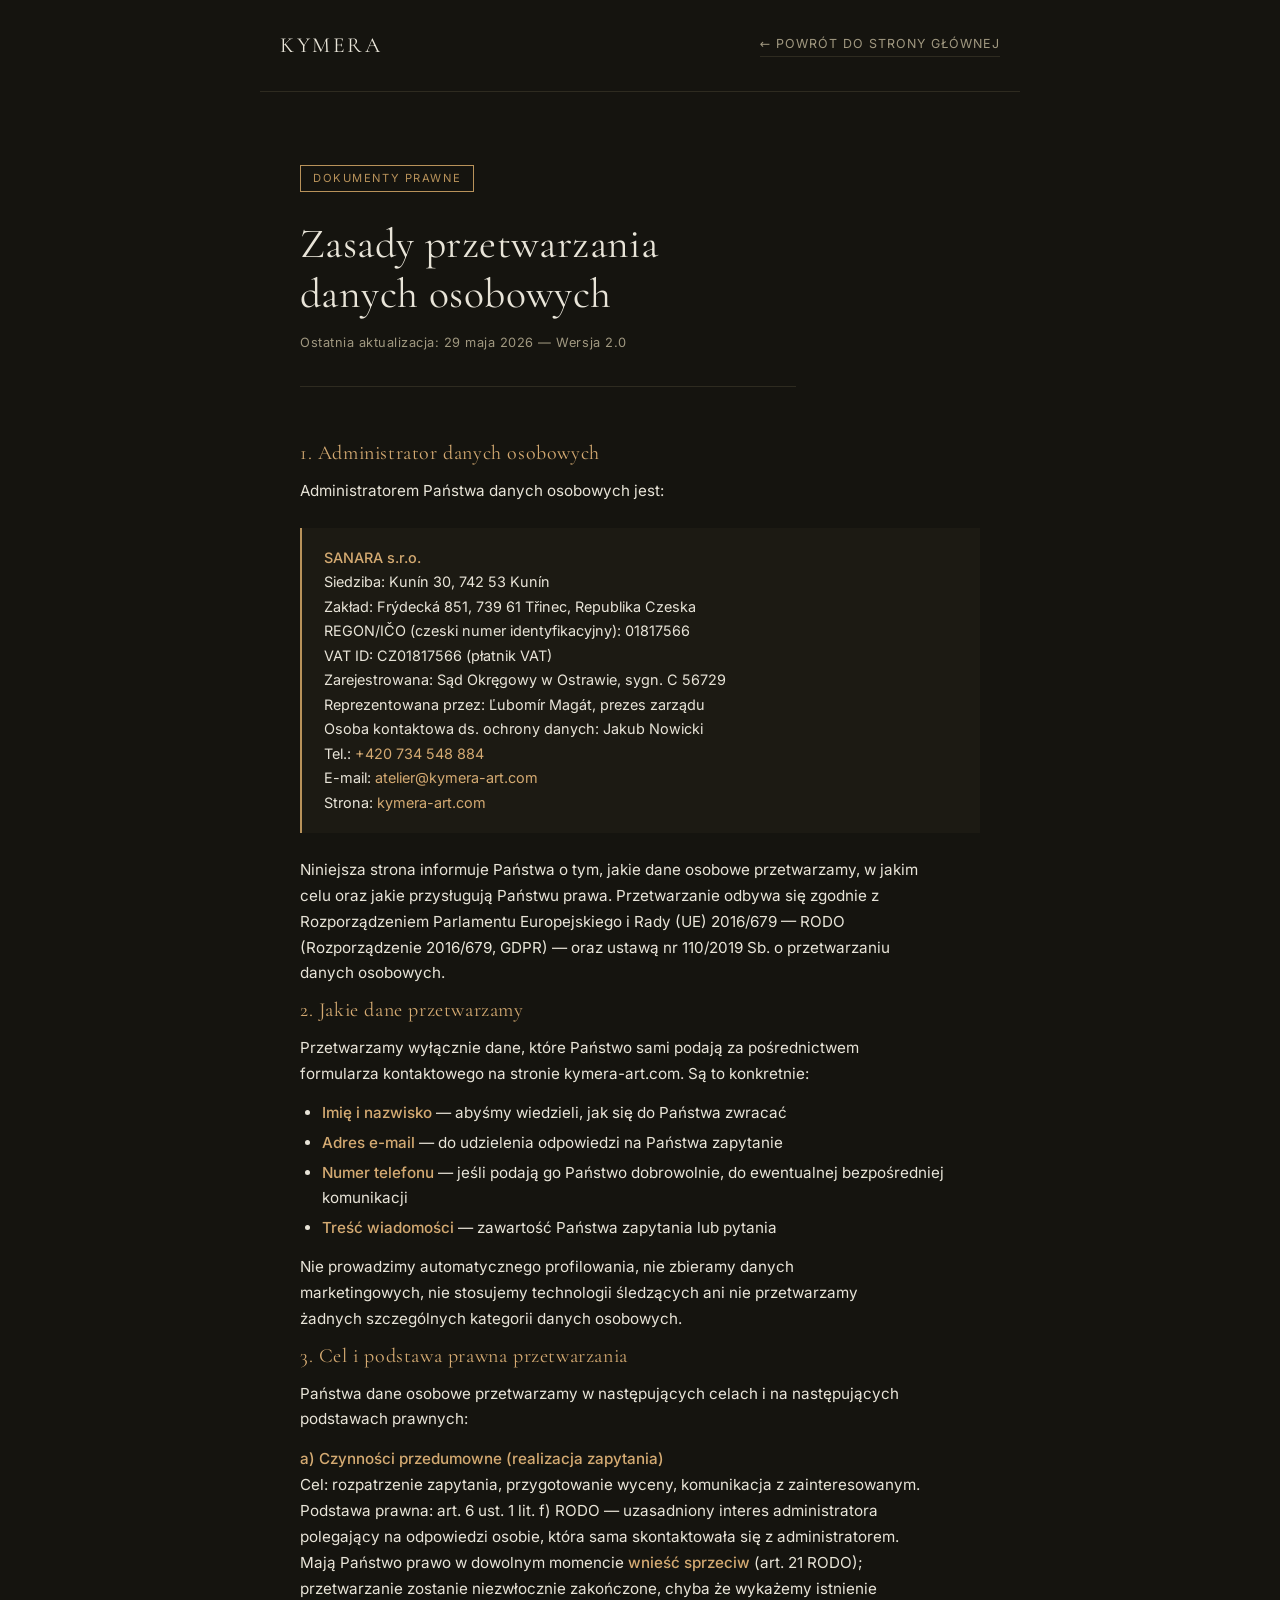
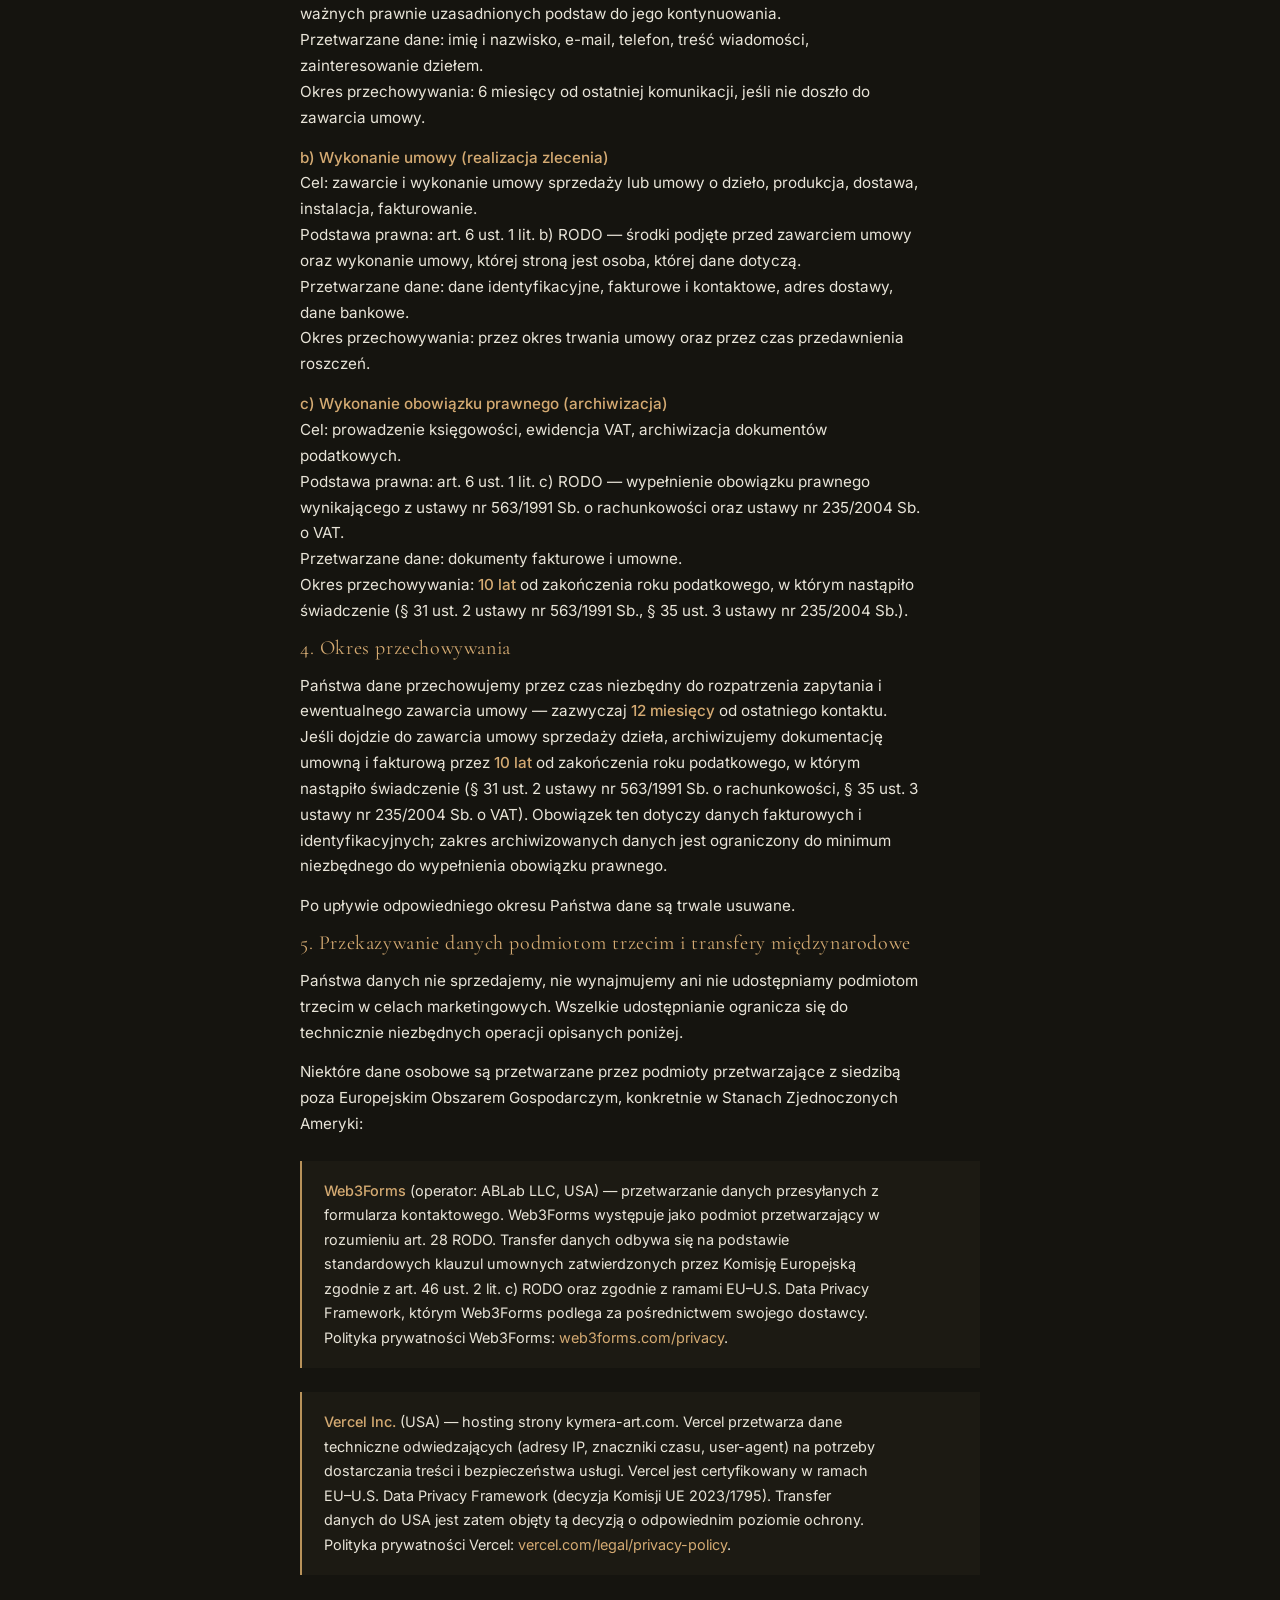
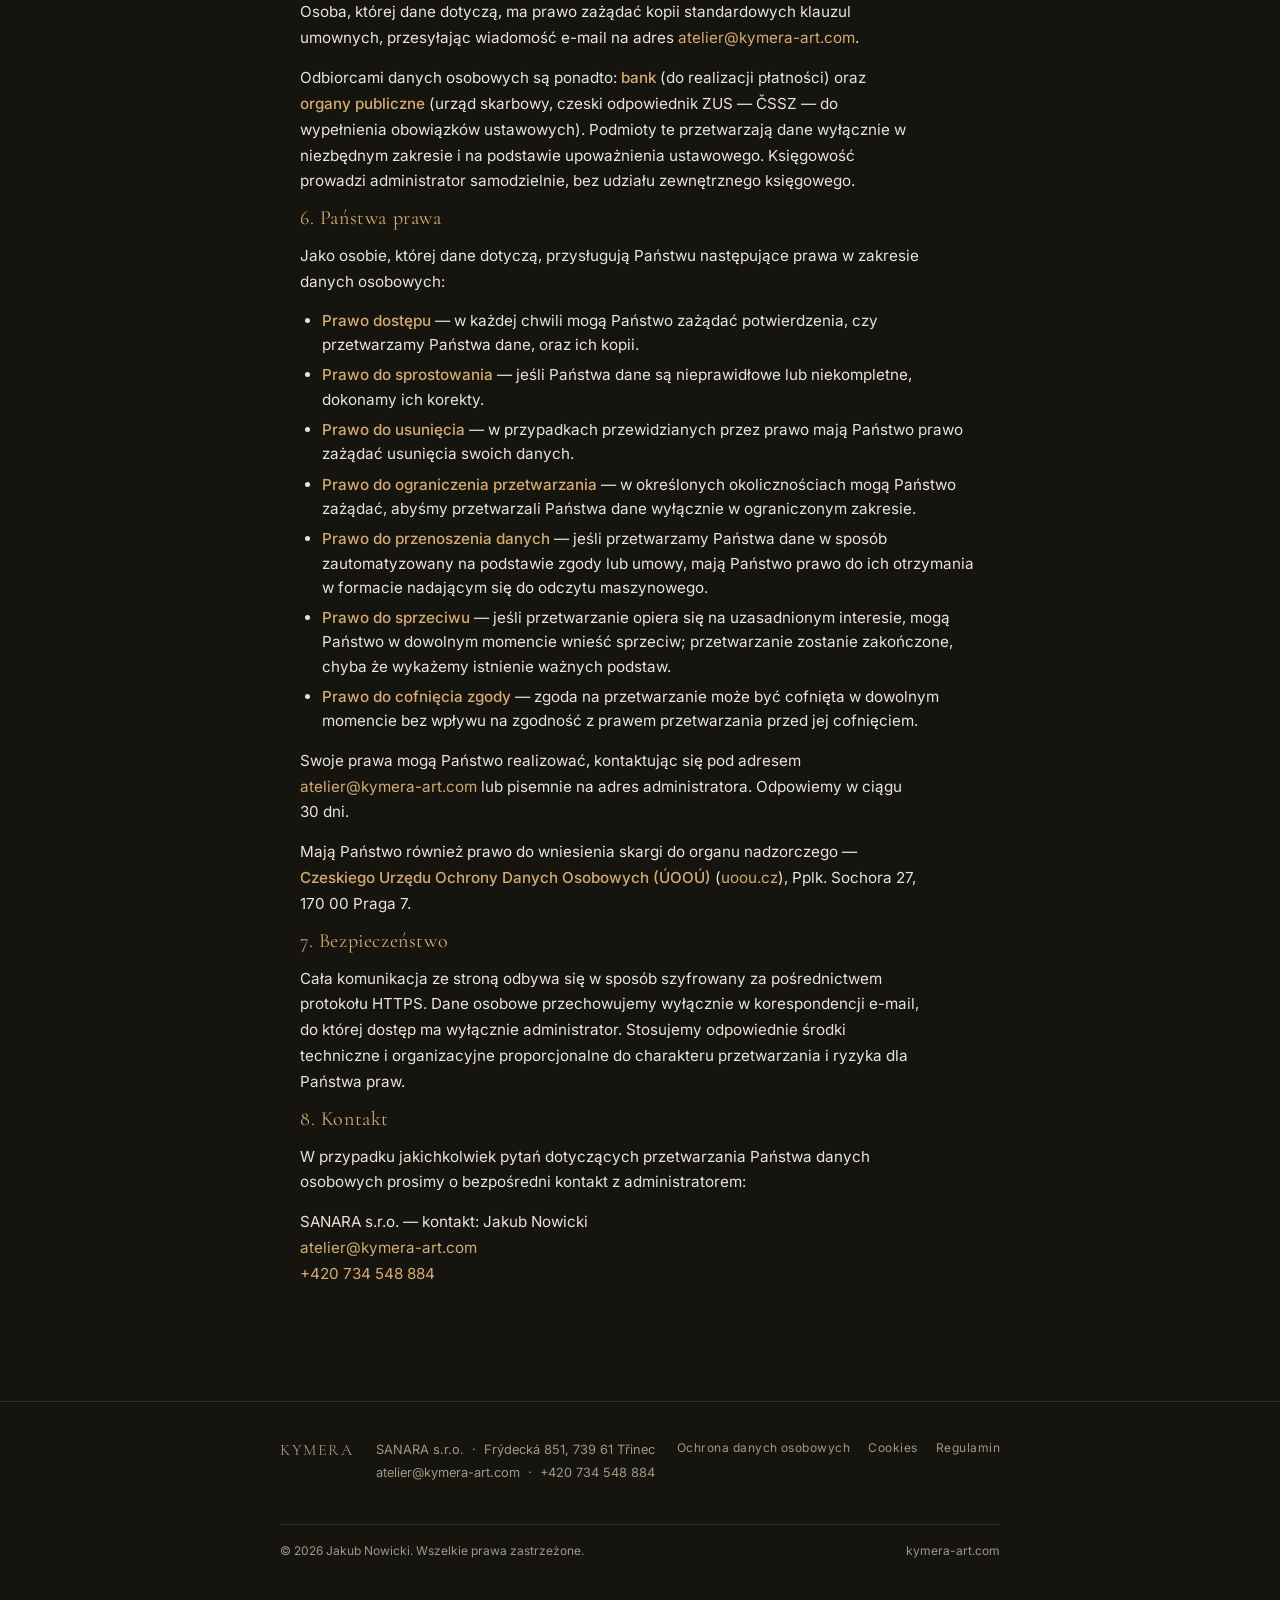
<file: pl/legal/rodo.html>
<!DOCTYPE html>
<html lang="pl">
<head>
  <meta charset="UTF-8">
  <meta name="viewport" content="width=device-width, initial-scale=1.0">
  <title>Zasady przetwarzania danych osobowych — KYMERA</title>
  <link rel="canonical" href="https://kymera-art.com/pl/legal/rodo.html" />
  <link rel="alternate" hreflang="cs" href="https://kymera-art.com/legal/gdpr.html" />
  <link rel="alternate" hreflang="en" href="https://kymera-art.com/en/legal/privacy.html" />
  <link rel="alternate" hreflang="pl" href="https://kymera-art.com/pl/legal/rodo.html" />
  <link rel="alternate" hreflang="x-default" href="https://kymera-art.com/legal/gdpr.html" />
  <link rel="stylesheet" href="../../style.css">
  <style>
    @font-face{font-family:'Inter';font-style:normal;font-weight:300 600;font-display:swap;src:url('../../assets/fonts/inter-latin-ext.woff2') format('woff2');unicode-range:U+0100-02BA,U+02BD-02C5,U+02C7-02CC,U+02CE-02D7,U+02DD-02FF,U+0304,U+0308,U+0329,U+1D00-1DBF,U+1E00-1E9F,U+1EF2-1EFF,U+2020,U+20A0-20AB,U+20AD-20C0,U+2113,U+2C60-2C7F,U+A720-A7FF}
    @font-face{font-family:'Inter';font-style:normal;font-weight:300 600;font-display:swap;src:url('../../assets/fonts/inter-latin.woff2') format('woff2');unicode-range:U+0000-00FF,U+0131,U+0152-0153,U+02BB-02BC,U+02C6,U+02DA,U+02DC,U+0304,U+0308,U+0329,U+2000-206F,U+20AC,U+2122,U+2191,U+2193,U+2212,U+2215,U+FEFF,U+FFFD}
    @font-face{font-family:'Cormorant Garamond';font-style:normal;font-weight:300 600;font-display:swap;src:url('../../assets/fonts/cg-normal-latin-ext.woff2') format('woff2');unicode-range:U+0100-02BA,U+02BD-02C5,U+02C7-02CC,U+02CE-02D7,U+02DD-02FF,U+0304,U+0308,U+0329,U+1D00-1DBF,U+1E00-1E9F,U+1EF2-1EFF,U+2020,U+20A0-20AB,U+20AD-20C0,U+2113,U+2C60-2C7F,U+A720-A7FF}
    @font-face{font-family:'Cormorant Garamond';font-style:normal;font-weight:300 600;font-display:swap;src:url('../../assets/fonts/cg-normal-latin.woff2') format('woff2');unicode-range:U+0000-00FF,U+0131,U+0152-0153,U+02BB-02BC,U+02C6,U+02DA,U+02DC,U+0304,U+0308,U+0329,U+2000-206F,U+20AC,U+2122,U+2191,U+2193,U+2212,U+2215,U+FEFF,U+FFFD}

    *,
    *::before,
    *::after {
      box-sizing: border-box;
      margin: 0;
      padding: 0;
    }

    :root {
      --bg: #15140f;
      --surface: #1c1a13;
      --text: #e8e4d8;
      --text-muted: #a09880;
      --brass: #b8925a;
      --brass-light: #d4aa72;
      --border: #2e2b20;
    }

    html {
      background-color: var(--bg);
      color: var(--text);
      font-family: 'Inter', system-ui, -apple-system, sans-serif;
      font-size: 16px;
      line-height: 1.7;
      -webkit-font-smoothing: antialiased;
    }

    body {
      min-height: 100vh;
      display: flex;
      flex-direction: column;
    }

    /* Nav */
    .legal-nav {
      padding: 28px 20px;
      border-bottom: 1px solid var(--border);
      display: flex;
      align-items: center;
      justify-content: space-between;
      max-width: 760px;
      margin: 0 auto;
      width: 100%;
    }

    .legal-nav a.home-link {
      font-family: 'Cormorant Garamond', Georgia, serif;
      font-size: 1.35rem;
      letter-spacing: 0.12em;
      color: var(--text);
      text-decoration: none;
      text-transform: uppercase;
    }

    .legal-nav a.home-link:hover {
      color: var(--brass-light);
    }

    .back-link {
      font-size: 0.78rem;
      letter-spacing: 0.08em;
      text-transform: uppercase;
      color: var(--text-muted);
      text-decoration: none;
      border-bottom: 1px solid var(--border);
      padding-bottom: 2px;
      transition: color 0.2s, border-color 0.2s;
    }

    .back-link:hover {
      color: var(--brass-light);
      border-color: var(--brass-light);
    }

    /* Main content */
    main {
      flex: 1;
      max-width: 720px;
      margin: 0 auto;
      padding: 72px 20px 100px;
      width: 100%;
    }

    .legal-badge {
      display: inline-block;
      font-size: 0.7rem;
      letter-spacing: 0.14em;
      text-transform: uppercase;
      color: var(--brass);
      border: 1px solid var(--brass);
      padding: 4px 12px;
      margin-bottom: 28px;
    }

    h1 {
      font-family: 'Cormorant Garamond', Georgia, serif;
      font-size: clamp(1.8rem, 4vw, 2.6rem);
      font-weight: 400;
      line-height: 1.2;
      color: var(--text);
      margin-bottom: 12px;
      letter-spacing: 0.01em;
    }

    .updated {
      font-size: 0.8rem;
      color: var(--text-muted);
      letter-spacing: 0.04em;
      margin-bottom: 56px;
      padding-bottom: 32px;
      border-bottom: 1px solid var(--border);
    }

    h2 {
      font-family: 'Cormorant Garamond', Georgia, serif;
      font-size: 1.25rem;
      font-weight: 400;
      color: var(--brass-light);
      margin-bottom: 14px;
      margin-top: 48px;
      letter-spacing: 0.03em;
    }

    h2:first-of-type {
      margin-top: 0;
    }

    p {
      color: var(--text);
      margin-bottom: 14px;
      font-size: 0.95rem;
    }

    ul, ol {
      padding-left: 1.4em;
      margin-bottom: 14px;
    }

    li {
      font-size: 0.95rem;
      color: var(--text);
      margin-bottom: 6px;
    }

    .highlight-box {
      background: var(--surface);
      border-left: 2px solid var(--brass);
      padding: 18px 22px;
      margin: 24px 0;
    }

    .highlight-box p {
      margin-bottom: 0;
      font-size: 0.9rem;
    }

    strong {
      color: var(--brass-light);
      font-weight: 500;
    }

    section {
      margin-bottom: 8px;
    }

    /* Footer */
    footer {
      border-top: 1px solid var(--border);
      padding: 36px 20px;
    }

    .footer-inner {
      max-width: 720px;
      margin: 0 auto;
      display: flex;
      flex-wrap: wrap;
      gap: 20px;
      justify-content: space-between;
      align-items: flex-start;
    }

    .footer-brand {
      font-family: 'Cormorant Garamond', Georgia, serif;
      font-size: 1rem;
      letter-spacing: 0.1em;
      color: var(--text-muted);
      text-transform: uppercase;
    }

    .footer-contact {
      font-size: 0.8rem;
      color: var(--text-muted);
      line-height: 1.8;
    }

    .footer-contact a {
      color: var(--text-muted);
      text-decoration: none;
    }

    .footer-contact a:hover {
      color: var(--brass-light);
    }

    .footer-legal-links {
      font-size: 0.75rem;
      color: var(--text-muted);
      display: flex;
      gap: 18px;
      flex-wrap: wrap;
      align-items: center;
    }

    .footer-legal-links a {
      color: var(--text-muted);
      text-decoration: none;
      letter-spacing: 0.04em;
      transition: color 0.2s;
    }

    .footer-legal-links a:hover {
      color: var(--brass-light);
    }

    .footer-copy {
      width: 100%;
      border-top: 1px solid var(--border);
      margin-top: 20px;
      padding-top: 16px;
      font-size: 0.75rem;
      color: var(--text-muted);
      display: flex;
      flex-wrap: wrap;
      justify-content: space-between;
      gap: 8px;
    }
  </style>
</head>
<body>

  <div class="legal-nav">
    <a href="https://kymera-art.com/pl/" class="home-link">Kymera</a>
    <a href="https://kymera-art.com/pl/" class="back-link">← Powrót do strony głównej</a>
  </div>

  <main>
    <div class="legal-badge">Dokumenty prawne</div>
    <h1>Zasady przetwarzania<br>danych osobowych</h1>
    <p class="updated">Ostatnia aktualizacja: 29 maja 2026 — Wersja 2.0</p>

    <section>
      <h2>1. Administrator danych osobowych</h2>
      <p>Administratorem Państwa danych osobowych jest:</p>
      <div class="highlight-box">
        <p><strong>SANARA s.r.o.</strong><br>
        Siedziba: Kunín 30, 742 53 Kunín<br>
        Zakład: Frýdecká 851, 739 61 Třinec, Republika Czeska<br>
        REGON/IČO (czeski numer identyfikacyjny): 01817566<br>
        VAT ID: CZ01817566 (płatnik VAT)<br>
        Zarejestrowana: Sąd Okręgowy w Ostrawie, sygn. C 56729<br>
        Reprezentowana przez: Ľubomír Magát, prezes zarządu<br>
        Osoba kontaktowa ds. ochrony danych: Jakub Nowicki<br>
        Tel.: <a href="tel:+420734548884" style="color: var(--brass-light);">+420 734 548 884</a><br>
        E-mail: <a href="mailto:atelier@kymera-art.com" style="color: var(--brass-light);">atelier@kymera-art.com</a><br>
        Strona: <a href="https://kymera-art.com" style="color: var(--brass-light);">kymera-art.com</a></p>
      </div>
      <p>Niniejsza strona informuje Państwa o tym, jakie dane osobowe przetwarzamy, w jakim celu oraz jakie przysługują Państwu prawa. Przetwarzanie odbywa się zgodnie z Rozporządzeniem Parlamentu Europejskiego i Rady (UE) 2016/679 — RODO (Rozporządzenie 2016/679, GDPR) — oraz ustawą nr 110/2019 Sb. o przetwarzaniu danych osobowych.</p>
    </section>

    <section>
      <h2>2. Jakie dane przetwarzamy</h2>
      <p>Przetwarzamy wyłącznie dane, które Państwo sami podają za pośrednictwem formularza kontaktowego na stronie kymera-art.com. Są to konkretnie:</p>
      <ul>
        <li><strong>Imię i nazwisko</strong> — abyśmy wiedzieli, jak się do Państwa zwracać</li>
        <li><strong>Adres e-mail</strong> — do udzielenia odpowiedzi na Państwa zapytanie</li>
        <li><strong>Numer telefonu</strong> — jeśli podają go Państwo dobrowolnie, do ewentualnej bezpośredniej komunikacji</li>
        <li><strong>Treść wiadomości</strong> — zawartość Państwa zapytania lub pytania</li>
      </ul>
      <p>Nie prowadzimy automatycznego profilowania, nie zbieramy danych marketingowych, nie stosujemy technologii śledzących ani nie przetwarzamy żadnych szczególnych kategorii danych osobowych.</p>
    </section>

    <section>
      <h2>3. Cel i podstawa prawna przetwarzania</h2>
      <p>Państwa dane osobowe przetwarzamy w następujących celach i na następujących podstawach prawnych:</p>
      <p><strong>a) Czynności przedumowne (realizacja zapytania)</strong><br>
      Cel: rozpatrzenie zapytania, przygotowanie wyceny, komunikacja z zainteresowanym.<br>
      Podstawa prawna: art. 6 ust. 1 lit. f) RODO — uzasadniony interes administratora polegający na odpowiedzi osobie, która sama skontaktowała się z administratorem. Mają Państwo prawo w dowolnym momencie <strong>wnieść sprzeciw</strong> (art. 21 RODO); przetwarzanie zostanie niezwłocznie zakończone, chyba że wykażemy istnienie ważnych prawnie uzasadnionych podstaw do jego kontynuowania.<br>
      Przetwarzane dane: imię i nazwisko, e-mail, telefon, treść wiadomości, zainteresowanie dziełem.<br>
      Okres przechowywania: 6 miesięcy od ostatniej komunikacji, jeśli nie doszło do zawarcia umowy.</p>
      <p><strong>b) Wykonanie umowy (realizacja zlecenia)</strong><br>
      Cel: zawarcie i wykonanie umowy sprzedaży lub umowy o dzieło, produkcja, dostawa, instalacja, fakturowanie.<br>
      Podstawa prawna: art. 6 ust. 1 lit. b) RODO — środki podjęte przed zawarciem umowy oraz wykonanie umowy, której stroną jest osoba, której dane dotyczą.<br>
      Przetwarzane dane: dane identyfikacyjne, fakturowe i kontaktowe, adres dostawy, dane bankowe.<br>
      Okres przechowywania: przez okres trwania umowy oraz przez czas przedawnienia roszczeń.</p>
      <p><strong>c) Wykonanie obowiązku prawnego (archiwizacja)</strong><br>
      Cel: prowadzenie księgowości, ewidencja VAT, archiwizacja dokumentów podatkowych.<br>
      Podstawa prawna: art. 6 ust. 1 lit. c) RODO — wypełnienie obowiązku prawnego wynikającego z ustawy nr 563/1991 Sb. o rachunkowości oraz ustawy nr 235/2004 Sb. o VAT.<br>
      Przetwarzane dane: dokumenty fakturowe i umowne.<br>
      Okres przechowywania: <strong>10 lat</strong> od zakończenia roku podatkowego, w którym nastąpiło świadczenie (§ 31 ust. 2 ustawy nr 563/1991 Sb., § 35 ust. 3 ustawy nr 235/2004 Sb.).</p>
    </section>

    <section>
      <h2>4. Okres przechowywania</h2>
      <p>Państwa dane przechowujemy przez czas niezbędny do rozpatrzenia zapytania i ewentualnego zawarcia umowy — zazwyczaj <strong>12 miesięcy</strong> od ostatniego kontaktu. Jeśli dojdzie do zawarcia umowy sprzedaży dzieła, archiwizujemy dokumentację umowną i fakturową przez <strong>10 lat</strong> od zakończenia roku podatkowego, w którym nastąpiło świadczenie (§ 31 ust. 2 ustawy nr 563/1991 Sb. o rachunkowości, § 35 ust. 3 ustawy nr 235/2004 Sb. o VAT). Obowiązek ten dotyczy danych fakturowych i identyfikacyjnych; zakres archiwizowanych danych jest ograniczony do minimum niezbędnego do wypełnienia obowiązku prawnego.</p>
      <p>Po upływie odpowiedniego okresu Państwa dane są trwale usuwane.</p>
    </section>

    <section>
      <h2>5. Przekazywanie danych podmiotom trzecim i transfery międzynarodowe</h2>
      <p>Państwa danych nie sprzedajemy, nie wynajmujemy ani nie udostępniamy podmiotom trzecim w celach marketingowych. Wszelkie udostępnianie ogranicza się do technicznie niezbędnych operacji opisanych poniżej.</p>
      <p>Niektóre dane osobowe są przetwarzane przez podmioty przetwarzające z siedzibą poza Europejskim Obszarem Gospodarczym, konkretnie w Stanach Zjednoczonych Ameryki:</p>
      <div class="highlight-box">
        <p><strong>Web3Forms</strong> (operator: ABLab LLC, USA) — przetwarzanie danych przesyłanych z formularza kontaktowego. Web3Forms występuje jako podmiot przetwarzający w rozumieniu art. 28 RODO. Transfer danych odbywa się na podstawie standardowych klauzul umownych zatwierdzonych przez Komisję Europejską zgodnie z art. 46 ust. 2 lit. c) RODO oraz zgodnie z ramami EU–U.S. Data Privacy Framework, którym Web3Forms podlega za pośrednictwem swojego dostawcy. Polityka prywatności Web3Forms: <a href="https://web3forms.com/privacy" style="color: var(--brass-light);">web3forms.com/privacy</a>.</p>
      </div>
      <div class="highlight-box">
        <p><strong>Vercel Inc.</strong> (USA) — hosting strony kymera-art.com. Vercel przetwarza dane techniczne odwiedzających (adresy IP, znaczniki czasu, user-agent) na potrzeby dostarczania treści i bezpieczeństwa usługi. Vercel jest certyfikowany w ramach EU–U.S. Data Privacy Framework (decyzja Komisji UE 2023/1795). Transfer danych do USA jest zatem objęty tą decyzją o odpowiednim poziomie ochrony. Polityka prywatności Vercel: <a href="https://vercel.com/legal/privacy-policy" style="color: var(--brass-light);">vercel.com/legal/privacy-policy</a>.</p>
      </div>
      <p>Osoba, której dane dotyczą, ma prawo zażądać kopii standardowych klauzul umownych, przesyłając wiadomość e-mail na adres <a href="mailto:atelier@kymera-art.com" style="color: var(--brass-light);">atelier@kymera-art.com</a>.</p>
      <p>Odbiorcami danych osobowych są ponadto: <strong>bank</strong> (do realizacji płatności) oraz <strong>organy publiczne</strong> (urząd skarbowy, czeski odpowiednik ZUS — ČSSZ — do wypełnienia obowiązków ustawowych). Podmioty te przetwarzają dane wyłącznie w niezbędnym zakresie i na podstawie upoważnienia ustawowego. Księgowość prowadzi administrator samodzielnie, bez udziału zewnętrznego księgowego.</p>
    </section>

    <section>
      <h2>6. Państwa prawa</h2>
      <p>Jako osobie, której dane dotyczą, przysługują Państwu następujące prawa w zakresie danych osobowych:</p>
      <ul>
        <li><strong>Prawo dostępu</strong> — w każdej chwili mogą Państwo zażądać potwierdzenia, czy przetwarzamy Państwa dane, oraz ich kopii.</li>
        <li><strong>Prawo do sprostowania</strong> — jeśli Państwa dane są nieprawidłowe lub niekompletne, dokonamy ich korekty.</li>
        <li><strong>Prawo do usunięcia</strong> — w przypadkach przewidzianych przez prawo mają Państwo prawo zażądać usunięcia swoich danych.</li>
        <li><strong>Prawo do ograniczenia przetwarzania</strong> — w określonych okolicznościach mogą Państwo zażądać, abyśmy przetwarzali Państwa dane wyłącznie w ograniczonym zakresie.</li>
        <li><strong>Prawo do przenoszenia danych</strong> — jeśli przetwarzamy Państwa dane w sposób zautomatyzowany na podstawie zgody lub umowy, mają Państwo prawo do ich otrzymania w formacie nadającym się do odczytu maszynowego.</li>
        <li><strong>Prawo do sprzeciwu</strong> — jeśli przetwarzanie opiera się na uzasadnionym interesie, mogą Państwo w dowolnym momencie wnieść sprzeciw; przetwarzanie zostanie zakończone, chyba że wykażemy istnienie ważnych podstaw.</li>
        <li><strong>Prawo do cofnięcia zgody</strong> — zgoda na przetwarzanie może być cofnięta w dowolnym momencie bez wpływu na zgodność z prawem przetwarzania przed jej cofnięciem.</li>
      </ul>
      <p>Swoje prawa mogą Państwo realizować, kontaktując się pod adresem <a href="mailto:atelier@kymera-art.com" style="color: var(--brass-light);">atelier@kymera-art.com</a> lub pisemnie na adres administratora. Odpowiemy w ciągu 30 dni.</p>
      <p>Mają Państwo również prawo do wniesienia skargi do organu nadzorczego — <strong>Czeskiego Urzędu Ochrony Danych Osobowych (ÚOOÚ)</strong> (<a href="https://www.uoou.cz" style="color: var(--brass-light);">uoou.cz</a>), Pplk. Sochora 27, 170 00 Praga 7.</p>
    </section>

    <section>
      <h2>7. Bezpieczeństwo</h2>
      <p>Cała komunikacja ze stroną odbywa się w sposób szyfrowany za pośrednictwem protokołu HTTPS. Dane osobowe przechowujemy wyłącznie w korespondencji e-mail, do której dostęp ma wyłącznie administrator. Stosujemy odpowiednie środki techniczne i organizacyjne proporcjonalne do charakteru przetwarzania i ryzyka dla Państwa praw.</p>
    </section>

    <section>
      <h2>8. Kontakt</h2>
      <p>W przypadku jakichkolwiek pytań dotyczących przetwarzania Państwa danych osobowych prosimy o bezpośredni kontakt z administratorem:</p>
      <p>
        SANARA s.r.o. — kontakt: Jakub Nowicki<br>
        <a href="mailto:atelier@kymera-art.com" style="color: var(--brass-light);">atelier@kymera-art.com</a><br>
        <a href="tel:+420734548884" style="color: var(--brass-light);">+420 734 548 884</a>
      </p>
    </section>
  </main>

  <footer>
    <div class="footer-inner">
      <div class="footer-brand">Kymera</div>
      <div class="footer-contact">
        SANARA s.r.o. &nbsp;·&nbsp; Frýdecká 851, 739 61 Třinec<br>
        <a href="mailto:atelier@kymera-art.com">atelier@kymera-art.com</a> &nbsp;·&nbsp;
        <a href="tel:+420734548884">+420 734 548 884</a>
      </div>
      <div class="footer-legal-links">
        <a href="rodo.html">Ochrona danych osobowych</a>
        <a href="cookies.html">Cookies</a>
        <a href="regulamin.html">Regulamin</a>
      </div>
      <div class="footer-copy">
        <span>© 2026 Jakub Nowicki. Wszelkie prawa zastrzeżone.</span>
        <span>kymera-art.com</span>
      </div>
    </div>
  </footer>

</body>
</html>
</file>
<file: style.css>
/* ---------- TOKENS ---------- */
:root{
  /* color */
  --bg:        #0c0b08;   /* hlubší, čistější — starlink-like clean black */
  --bg-soft:   #14130e;
  --bg-card:   #15140f;
  --line:      rgba(232, 222, 200, 0.07);
  --line-strong: rgba(232, 222, 200, 0.18);

  --ink:       #ece3cd;   /* teplá slonová kost */
  --ink-soft:  #c8bfa8;
  --ink-mute:  #8a8270;
  --brass:     #c8a96a;   /* tlumená mosaz */
  --brass-deep:#a98a4d;

  /* type */
  --serif: "Cormorant Garamond", "EB Garamond", Georgia, "Times New Roman", serif;
  --sans:  "Inter", ui-sans-serif, system-ui, -apple-system, "Segoe UI", Roboto, Helvetica, Arial, sans-serif;

  /* layout */
  --container: 1240px;
  --gutter: clamp(24px, 5vw, 64px);
  --section-y: clamp(64px, 8vw, 120px);
  --radius: 2px;

  /* motion */
  --ease: cubic-bezier(.2, .7, .2, 1);
}

/* ---------- RESET ---------- */
*,*::before,*::after{ box-sizing:border-box; }
html{ -webkit-text-size-adjust:100%; scroll-behavior:smooth; }
body{
  margin:0;
  background:var(--bg);
  color:var(--ink);
  font-family:var(--sans);
  font-weight:400;
  font-size:16px;
  line-height:1.6;
  -webkit-font-smoothing:antialiased;
  text-rendering:optimizeLegibility;
}
img,svg{ display:block; max-width:100%; }
a{ color:inherit; text-decoration:none; }
button{ font:inherit; color:inherit; background:none; border:0; cursor:pointer; }
input,select,textarea{ font:inherit; color:inherit; }
::selection{ background:var(--brass); color:#15140f; }

/* ---------- LAYOUT ---------- */
.container{
  width:100%;
  max-width:var(--container);
  margin:0 auto;
  padding:0 var(--gutter);
}
.container.narrow{ max-width:1060px; }
.section{ padding:var(--section-y) 0; position:relative; }
.section + .section{ border-top:1px solid var(--line); }

/* ---------- TYPE ---------- */
h1,h2,h3{
  font-family:var(--serif);
  font-weight:400;
  letter-spacing:-0.005em;
  line-height:1.05;
  margin:0 0 .4em;
  color:var(--ink);
}
h1 em, h2 em, h3 em{
  font-style:italic;
  color:var(--brass);
  font-weight:400;
}
h2{ font-size:clamp(36px, 5.2vw, 72px); line-height:1.04; letter-spacing:-0.015em; }
h3{ font-size:clamp(22px, 2vw, 28px); line-height:1.2; }
p{ margin:0 0 1em; color:var(--ink-soft); line-height:1.7; max-width:62ch; }
.lede{ font-size:clamp(16px, 1.3vw, 19px); line-height:1.75; color:var(--ink-soft); max-width:60ch; margin-top:32px; }
.lede.center{ margin-left:auto; margin-right:auto; }
.eyebrow{
  font-family:var(--sans);
  font-size:11px;
  letter-spacing:0.32em;
  text-transform:uppercase;
  color:var(--brass);
  margin:0 0 28px;
  font-weight:500;
}
.eyebrow.center{ text-align:center; }

/* ---------- BUTTONS ---------- */
.btn{
  --pad-y: 14px;
  --pad-x: 26px;
  display:inline-flex; align-items:center; justify-content:center; gap:10px;
  padding:var(--pad-y) var(--pad-x);
  border:1px solid var(--line-strong);
  color:var(--ink);
  font-family:var(--sans);
  font-size:13px;
  letter-spacing:0.2em;
  text-transform:uppercase;
  border-radius:var(--radius);
  transition:background .35s var(--ease), color .35s var(--ease), border-color .35s var(--ease), transform .35s var(--ease);
}
.btn-sm{ --pad-y:10px; --pad-x:18px; font-size:11px; }
.btn-primary{
  background:var(--brass);
  color:#15140f;
  border-color:var(--brass);
}
.btn-primary:hover{ background:var(--brass-deep); border-color:var(--brass-deep); }
.btn-ghost{ background:transparent; }
.btn-ghost:hover{ border-color:var(--brass); color:var(--brass); }
.btn-link{
  border:0; padding:14px 0;
  color:var(--ink); letter-spacing:0.18em;
}
.btn-link:hover{ color:var(--brass); }
.link-arrow{
  display:inline-flex; align-items:center; gap:10px;
  font-size:12px; letter-spacing:0.22em; text-transform:uppercase;
  color:var(--ink); padding:6px 0;
  border-bottom:1px solid var(--line-strong);
  transition:color .3s var(--ease), border-color .3s var(--ease);
}
.link-arrow::after{ content:"→"; transition:transform .3s var(--ease); }
.link-arrow:hover{ color:var(--brass); border-color:var(--brass); }
.link-arrow:hover::after{ transform:translateX(4px); }

/* ---------- HEADER ---------- */
.site-header{
  position:sticky; top:0; z-index:50;
  background:rgba(21,20,15,.72);
  backdrop-filter:saturate(140%) blur(12px);
  -webkit-backdrop-filter:saturate(140%) blur(12px);
  border-bottom:1px solid var(--line);
}
.header-inner{
  display:flex; align-items:center; justify-content:space-between;
  gap:24px; height:78px;
}
.brand{ display:flex; align-items:center; gap:12px; }
.brand-mark{
  width:36px; height:36px;
  display:grid; place-items:center;
  border:1px solid var(--brass);
  color:var(--brass);
  font-family:var(--serif); font-size:20px;
  border-radius:var(--radius);
}
.brand-word{
  font-family:var(--sans);
  letter-spacing:0.32em;
  font-size:14px;
  font-weight:500;
}
.primary-nav{ display:flex; gap:28px; align-items:center; flex-wrap:nowrap; }
.primary-nav a{
  font-size:12px; letter-spacing:0.14em; text-transform:uppercase;
  color:var(--ink-soft);
  transition:color .3s var(--ease);
  padding:8px 0;
  white-space:nowrap;
}
@media (max-width: 1280px){
  .primary-nav{ gap:22px; }
  .primary-nav a{ font-size:11.5px; letter-spacing:0.12em; }
}
.primary-nav a:hover{ color:var(--brass); }
.header-tools{ display:flex; align-items:center; gap:18px; }
.lang-switch{
  display:flex; gap:2px;
  border:1px solid var(--line);
  padding:2px;
  border-radius:var(--radius);
}
.lang-switch button{
  padding:6px 10px;
  font-size:11px;
  letter-spacing:0.2em;
  color:var(--ink-mute);
  border-radius:var(--radius);
}
.lang-switch button.is-active{ color:var(--ink); background:rgba(232,222,200,.06); }
.lang-switch button:disabled{ cursor:not-allowed; opacity:.45; }

.nav-toggle{ display:none; width:40px; height:40px; position:relative; }
.nav-toggle span{
  position:absolute; left:8px; right:8px; height:1px; background:var(--ink);
  transition:transform .3s var(--ease), opacity .3s var(--ease), top .3s var(--ease);
}
.nav-toggle span:nth-child(1){ top:14px; }
.nav-toggle span:nth-child(2){ top:20px; }
.nav-toggle span:nth-child(3){ top:26px; }
.nav-toggle[aria-expanded="true"] span:nth-child(1){ top:20px; transform:rotate(45deg); }
.nav-toggle[aria-expanded="true"] span:nth-child(2){ opacity:0; }
.nav-toggle[aria-expanded="true"] span:nth-child(3){ top:20px; transform:rotate(-45deg); }

.mobile-nav{
  display:none;
  flex-direction:column;
  padding:18px var(--gutter) 28px;
  border-top:1px solid var(--line);
  background:var(--bg);
}
.mobile-nav:not([hidden]){ display:flex; }
.mobile-nav a{
  padding:14px 0;
  font-size:14px; letter-spacing:0.18em; text-transform:uppercase;
  border-bottom:1px solid var(--line);
  color:var(--ink-soft);
}
.mobile-nav .btn{ margin-top:24px; align-self:stretch; justify-content:center; color:#fff; }

/* ---------- HERO ---------- */
.hero{
  position:relative;
  min-height:min(96vh, 960px);
  display:flex; align-items:flex-end;
  overflow:hidden;
  isolation:isolate;
  padding-bottom:clamp(80px, 10vw, 160px);
}
.hero-media{ position:absolute; inset:0; z-index:0; }
.hero-bg{
  position:absolute; inset:0;
  background-color:#1a1c1f;
}
.hero-figure{
  position:absolute;
  right:4%;
  top:0;
  bottom:0;
  width:auto;
  height:100%;
  filter:saturate(1.0) contrast(1.05) brightness(1.05);
}
.hero-vignette{
  position:absolute; inset:0;
  background:
    linear-gradient(180deg, rgba(15,14,10,.20) 0%, rgba(15,14,10,0) 25%, rgba(15,14,10,0) 65%, rgba(15,14,10,.80) 100%),
    linear-gradient(90deg, rgba(15,14,10,.92) 0%, rgba(15,14,10,.78) 25%, rgba(15,14,10,.35) 45%, rgba(15,14,10,0) 62%);
}
@keyframes heroBreath{
  from{ transform:scale(1.00); }
  to  { transform:scale(1.00); }
}
.hero-inner{ position:relative; z-index:2; max-width:800px; margin-left:clamp(16px, 5vw, 80px); margin-right:auto; }
.hero-title{
  font-family:var(--serif);
  font-size:clamp(48px, 8vw, 128px);
  line-height:.98;
  letter-spacing:-0.015em;
  margin:.1em 0 .35em;
  color:var(--ink);
}
.hero-title em{ color:var(--brass); font-style:italic; }
.hero-lede{
  max-width:540px;
  font-size:clamp(16px, 1.25vw, 19px);
  line-height:1.75;
  color:var(--ink-soft);
  margin-bottom:56px;
}
.hero-cta{ display:flex; flex-wrap:wrap; gap:20px; align-items:center; }

.scroll-cue{
  position:relative;
  display:inline-block;
  vertical-align:middle;
  width:2px; height:1.4em;
  background:var(--line-strong);
  overflow:hidden;
  margin-left:12px;
}
.scroll-cue span{
  position:absolute; left:0; top:0; width:100%; height:30%; transform:translateY(-100%);
  background:var(--brass);
  animation:cue 2.4s ease-in-out infinite;
}
@keyframes cue{
  0%  { transform:translateY(-100%); }
  100%{ transform:translateY(333%); }
}

/* ---------- STATEMENT ---------- */
.section-statement{ text-align:center; padding:clamp(60px, 7vw, 100px) 0; }
.statement{
  font-size:clamp(30px, 4vw, 58px);
  line-height:1.2;
  margin-bottom:.8em;
  margin-left:auto; margin-right:auto;
}
.statement em{ color:var(--brass); font-style:italic; }
.statement-sub{
  max-width:54ch; margin:0 auto;
  color:var(--ink-soft);
  font-size:clamp(15px, 1.15vw, 17px);
  line-height:1.75;
}

/* ---------- SECTION HEAD ---------- */
.section-head{ margin-bottom:88px; }
.section-head.center{ text-align:center; }
.section-head-split{
  display:flex; align-items:flex-end; justify-content:space-between; gap:32px;
}
.section-head-note{
  color:var(--ink-mute); font-size:13px; letter-spacing:0.18em;
  text-transform:uppercase; max-width:280px; text-align:right; margin:0;
}
.section-lede{ max-width:680px; margin:0 auto; color:var(--ink-soft); }

/* ---------- COLLECTIONS ---------- */
.collections-grid{
  display:grid; grid-template-columns:repeat(2, 1fr);
  gap:clamp(32px, 4vw, 64px);
  max-width:900px;
  margin-inline: auto;
}
.collection{ display:flex; flex-direction:column; }
.collection-media{
  position:relative; display:block;
  aspect-ratio: 4 / 5;
  overflow:hidden;
  background:#0f0e0a;
  border:1px solid var(--line);
}
.collection-image{
  position:absolute; inset:0;
  background-size:cover; background-position:center;
  background-color:#1a1812;
  transition:transform 1.2s var(--ease), filter .6s var(--ease);
  filter:saturate(.9);
}
.collection-image::after{
  content:"";
  position:absolute; inset:0;
  background:
    radial-gradient(80% 80% at 50% 50%, transparent 30%, rgba(21,20,15,.5) 100%),
    linear-gradient(180deg, rgba(21,20,15,0) 50%, rgba(21,20,15,.85) 100%);
}
.collection-media:hover .collection-image{ transform:scale(1.04); filter:saturate(1); }
.collection-num{
  position:absolute; top:18px; left:20px; z-index:1;
  font-family:var(--serif); font-size:14px; letter-spacing:0.2em;
  color:var(--brass);
}
.collection-body{ padding:32px 0 0; }
.collection-body h3{ margin-bottom:.4em; }
.collection-body p{ font-size:15px; color:var(--ink-soft); margin-bottom:18px; }

/* ---------- FEATURED WORKS ---------- */
.works-grid{
  display:grid; grid-template-columns:repeat(3, 1fr);
  gap:clamp(48px, 6vw, 96px) clamp(32px, 4vw, 64px);
}
.work{ display:flex; flex-direction:column; }
.work-media{
  position:relative; aspect-ratio: 4 / 5;
  overflow:hidden;
  background:
    radial-gradient(ellipse at 50% 92%, rgba(200,169,106,.11) 0%, transparent 55%),
    linear-gradient(170deg, #18160d 0%, #0e0d09 55%, #0b0a07 100%);
  border:1px solid rgba(200,169,106,.18);
  box-shadow: 0 0 0 1px rgba(200,169,106,.06);
}
.work-image{
  position:absolute; inset:0;
  background-size:cover; background-position:center;
  transition:transform 1.4s var(--ease);
}
.work-image::after{
  content:'';
  position:absolute; inset:0;
  background:
    radial-gradient(ellipse at center, transparent 45%, rgba(9,8,6,.40) 100%),
    linear-gradient(to bottom, rgba(9,8,6,.28) 0%, transparent 20%, transparent 60%, rgba(9,8,6,.65) 100%);
  pointer-events:none;
}
.work:hover .work-image{ transform:scale(1.025); }
.work-media .work-tag{
  position:absolute; top:16px; right:16px;
  font-size:10px; letter-spacing:0.28em; text-transform:uppercase;
  padding:6px 10px;
  background:rgba(21,20,15,.7);
  color:var(--brass);
  border:1px solid var(--brass);
}
.work-meta{ padding:24px 4px 0; }
.work-meta h3{ font-size:clamp(22px, 1.8vw, 28px); margin-bottom:6px; }
.work-line{ font-size:13px; letter-spacing:0.06em; color:var(--ink-mute); margin-bottom:10px; }
.work-price{
  font-family:var(--serif); font-style:italic;
  color:var(--brass); margin-bottom:18px;
  font-size:17px;
}
.featured-note{
  margin-top:80px; text-align:center;
  color:var(--ink-mute); font-size:13px;
  letter-spacing:0.18em; text-transform:uppercase;
  max-width:640px; margin-left:auto; margin-right:auto;
}

/* ---------- ABOUT ---------- */
.split{
  display:grid;
  grid-template-columns:1fr 1fr;
  gap:clamp(40px, 6vw, 96px);
  align-items:center;
}
.about-media{
  position:relative; aspect-ratio: 4 / 5;
  border:1px solid var(--line); overflow:hidden;
  background:#0f0e0a;
}
.about-image{
  position:absolute; inset:0;
  background-size:cover; background-position:center;
  background-color:#1a1812;
}
.section-about{ padding:clamp(24px, 2.5vw, 40px) 0; }
.section-about .split{ align-items:stretch; gap:clamp(32px, 4vw, 64px); }
.about-media--logo{ aspect-ratio:unset !important; }
.about-media--logo{
  aspect-ratio: 1;
  position:relative;
  display:flex; align-items:center; justify-content:center;
  background: radial-gradient(ellipse at center, rgba(200,169,106,.07) 0%, transparent 70%);
  border:1px solid rgba(200,169,106,.15);
}
.about-media--logo .about-logo-mark{
  position:absolute;
  top:50%; left:50%;
  transform:translate(-50%, -50%);
}
.about-logo-mark{
  width: 55%;
  max-width: 260px;
  opacity: 0.90;
  filter: drop-shadow(0 0 40px rgba(200,169,106,.35));
  animation: about-mark-pulse 4s ease-in-out infinite;
}
@keyframes about-mark-pulse {
  0%,100% { filter: drop-shadow(0 0 28px rgba(200,169,106,.28)); }
  50%      { filter: drop-shadow(0 0 56px rgba(200,169,106,.55)); }
}
.about-body h2{ margin-bottom:.4em; }
.about-list{ list-style:none; padding:0; margin:24px auto 0; max-width:520px; }
.about-list li{
  padding:16px 0;
  border-top:1px solid var(--line);
  color:var(--ink-soft);
  font-size:15px;
  display:flex; gap:12px; align-items:baseline;
}
.about-list li::before{
  content:"—";
  color:var(--brass);
  font-family:var(--serif);
}
.about-list li:last-child{ border-bottom:1px solid var(--line); }

/* ---------- TRADE ---------- */
.section-trade{ background:var(--bg-soft); }
.trade-grid{
  display:grid;
  grid-template-columns:repeat(4, 1fr);
  gap:clamp(16px, 2vw, 32px);
  margin-top:60px;
}
.trade-card{
  padding:36px 28px;
  border:1px solid var(--line);
  background:rgba(232,222,200,.015);
  transition:border-color .4s var(--ease), background .4s var(--ease), transform .4s var(--ease);
}
.trade-card:hover{
  border-color:var(--brass);
  background:rgba(200,169,106,.04);
}
.trade-num{
  font-family:var(--serif);
  font-size:18px;
  color:var(--brass);
  letter-spacing:0.18em;
  margin-bottom:18px;
}
.trade-card h3{ font-size:21px; margin-bottom:10px; }
.trade-card p{ font-size:14px; color:var(--ink-soft); margin:0; }

/* ---------- CONTACT ---------- */
.section-contact{ padding-bottom:clamp(60px, 7vw, 100px); }
.section-contact .split{ align-items:flex-start; }
.contact-intro h2{ margin-bottom:.5em; }
.contact-list{ list-style:none; padding:0; margin:36px 0 0; }
.contact-list li{
  display:flex; gap:24px; align-items:baseline;
  padding:16px 0;
  border-top:1px solid var(--line);
  font-size:15px;
}
.contact-list li:last-child{ border-bottom:1px solid var(--line); }
.contact-list li > span{
  flex:0 0 110px;
  font-size:11px; letter-spacing:0.24em; text-transform:uppercase;
  color:var(--ink-mute);
}
.contact-list li a{ color:var(--ink); border-bottom:1px solid var(--line-strong); }
.contact-list li a:hover{ color:var(--brass); border-color:var(--brass); }

.contact-form{
  display:grid;
  grid-template-columns:1fr 1fr;
  gap:24px 24px;
  padding:clamp(28px, 3vw, 44px);
  border:1px solid var(--line);
  background:rgba(232,222,200,.015);
  position:relative;
}
.contact-form .field.full,
.contact-form .form-foot.full{ grid-column:1 / -1; }
.field{ display:flex; flex-direction:column; gap:10px; }
.field label{
  font-size:11px; letter-spacing:0.24em; text-transform:uppercase;
  color:var(--ink-mute);
}
.field input,
.field select,
.field textarea{
  width:100%;
  padding:14px 0;
  background:transparent;
  border:0;
  border-bottom:1px solid var(--line-strong);
  color:var(--ink);
  border-radius:0;
  font-size:15px;
  transition:border-color .3s var(--ease);
}
.field textarea{ resize:vertical; min-height:120px; padding:14px 0; }
.field select{
  appearance:none; -webkit-appearance:none;
  background-image:url("data:image/svg+xml,%3Csvg xmlns='http://www.w3.org/2000/svg' width='12' height='8' viewBox='0 0 12 8'%3E%3Cpath fill='none' stroke='%23c8a96a' stroke-width='1.4' d='M1 1l5 5 5-5'/%3E%3C/svg%3E");
  background-repeat:no-repeat;
  background-position:right 4px center;
  padding-right:28px;
}
.field select option{ background:var(--bg-soft); color:var(--ink); }
.field input:focus,
.field select:focus,
.field textarea:focus{
  outline:none;
  border-bottom-color:var(--brass);
}
.field input::placeholder,
.field textarea::placeholder{ color:var(--ink-mute); }

.form-foot{
  display:flex; justify-content:space-between; align-items:center; gap:24px;
  margin-top:8px;
}
.form-note{
  font-size:12px; color:var(--ink-mute); margin:0;
  max-width:380px; line-height:1.5;
}

.hp-field{ position:absolute; left:-9999px; opacity:0; pointer-events:none; }

.btn-spinner{
  width:14px; height:14px; border-radius:50%;
  border:1.5px solid rgba(21,20,15,.25);
  border-top-color:#15140f;
  display:none;
  animation:spin .8s linear infinite;
}
.btn.is-loading .btn-label{ opacity:.6; }
.btn.is-loading .btn-spinner{ display:inline-block; }
@keyframes spin{ to{ transform:rotate(360deg); } }

.form-status{
  grid-column:1 / -1;
  margin-top:8px;
  padding:0;
  font-size:13px;
  letter-spacing:0.06em;
  min-height:1em;
}
.form-status.is-success{ color:var(--brass); }
.form-status.is-error{ color:#d98b78; }

/* ---------- FOOTER ---------- */
.site-footer{
  padding:80px 0 32px;
  border-top:1px solid var(--line);
  background:#100f0b;
  color:var(--ink-soft);
}
.footer-inner{
  display:grid;
  grid-template-columns: 1.1fr 2fr;
  gap:60px;
  padding-bottom:60px;
  border-bottom:1px solid var(--line);
}
.footer-brand .brand-word{
  font-size:18px; letter-spacing:0.36em;
  display:block; margin-bottom:16px;
}
.footer-brand p{ font-size:14px; color:var(--ink-mute); }
.footer-nav{
  display:grid;
  grid-template-columns:repeat(3, 1fr);
  gap:32px;
}
.footer-nav .footer-h{
  font-size:11px; letter-spacing:0.24em; text-transform:uppercase;
  color:var(--brass);
  margin:0 0 16px;
}
.footer-nav a, .footer-nav span{
  display:block;
  padding:6px 0;
  font-size:14px;
  color:var(--ink-soft);
}
.footer-nav a:hover{ color:var(--brass); }
.footer-bottom{
  padding-top:24px;
  display:flex; justify-content:space-between; gap:16px;
  color:var(--ink-mute);
  font-size:12px; letter-spacing:0.06em;
}
.footer-credit{ display:inline-block; margin-left:8px; opacity:0.7; font-size:11px; }
@media (max-width: 700px){ .footer-credit{ display:block; margin-left:0; margin-top:6px; } }

/* ---------- REVEAL (jemné) ---------- */
.reveal{ opacity:0; transform:translateY(14px); transition:opacity .9s var(--ease), transform .9s var(--ease); }
.reveal.is-in{ opacity:1; transform:none; }

/* ---------- RESPONSIVE ---------- */
/* TABLET: 700-1100 — 2 sloupce kolekce/vybraná/galerie, hamburger nav */
@media (max-width: 1100px){
  .primary-nav, .header-tools .btn, .header-tools .lang-switch{ display:none; }
  .mobile-nav .lang-switch{ display:flex; }
  .nav-toggle{ display:block; }
  .hero{ min-height:82vh; }
  .hero-figure{ opacity:0.45; }
  .section-head-split{ flex-direction:column; align-items:flex-start; }
  .section-head-note{ text-align:left; max-width:none; }
  .trade-grid{ grid-template-columns:repeat(2,1fr); }
  .footer-inner{ grid-template-columns:1fr; gap:48px; }
  .footer-nav{ grid-template-columns:repeat(3, 1fr); }
  .contact-form{ grid-template-columns:1fr; }
  .form-foot{ flex-direction:column; align-items:flex-start; }
}
@media (min-width: 701px) and (max-width: 1100px){
  .collections-grid{ grid-template-columns:repeat(2, 1fr); gap:40px; }
  .works-grid{ grid-template-columns:repeat(2, 1fr); gap:56px 40px; }
  .works-grid .work:nth-child(3){ grid-column: span 2; max-width:520px; margin:0 auto; }
  .gallery-grid{ grid-template-columns:repeat(2, 1fr); gap:40px; }
  /* 12-item gallery: no special span on 3rd child */
  .brief-grid{ grid-template-columns:repeat(2, 1fr); gap:28px; }
  .split{ grid-template-columns:1fr; gap:56px; }
  .hero-figure{ right:0; }
  .hero-vignette{
    background:
      linear-gradient(180deg, rgba(15,14,10,.25) 0%, rgba(15,14,10,0) 20%, rgba(15,14,10,0) 60%, rgba(15,14,10,.90) 100%),
      linear-gradient(90deg, rgba(15,14,10,.96) 0%, rgba(15,14,10,.90) 30%, rgba(15,14,10,.60) 52%, rgba(15,14,10,0) 72%);
  }
}
@media (max-width: 800px){
  .hero-cta{ flex-direction:column; align-items:stretch; gap:14px; max-width:320px; }
  .hero-cta .btn-primary{ justify-content:center; }
  .hero-cta .btn-link{ text-align:center; justify-content:center; padding:12px 0; border-bottom:1px solid var(--line-strong); }
}
@media (max-width: 700px){
  .collections-grid{ grid-template-columns:1fr; gap:56px; }
  .works-grid{ grid-template-columns:1fr; gap:56px; }
  .split{ grid-template-columns:1fr; gap:48px; }
  .brief-grid{ grid-template-columns:1fr; gap:20px; }
}
@media (max-width: 560px){
  .header-inner{ height:64px; }
  .brand-word{ font-size:13px; letter-spacing:0.28em; }
  .brand-mark{ width:32px; height:32px; font-size:18px; }
  .hero-title{ font-size:clamp(44px, 12vw, 72px); }
  .footer-nav{ grid-template-columns:1fr 1fr; }
  .footer-bottom{ flex-direction:column; }
  .contact-list li{ flex-direction:column; gap:6px; }
  .contact-list li > span{ flex:initial; }
  .trade-grid{ grid-template-columns:1fr; }
}

/* ---------- COOKIE BANNER ---------- */
.cookie-banner{
  position:fixed; left:16px; right:16px; bottom:16px; z-index:200;
  background:rgba(15,14,10,.96);
  border:1px solid rgba(200,169,106,.35);
  border-radius:6px;
  padding:18px 22px;
  box-shadow:0 12px 40px rgba(0,0,0,.6);
  backdrop-filter:blur(14px);
  -webkit-backdrop-filter:blur(14px);
  max-width:640px; margin:0 auto;
}
.cookie-inner{
  display:flex; gap:18px; align-items:center;
  flex-wrap:wrap;
}
.cookie-inner p{
  flex:1 1 320px;
  font-size:13px; line-height:1.55;
  color:var(--ink-soft); margin:0;
}
.cookie-inner p a{ color:var(--brass); text-decoration:underline; text-underline-offset:3px; }
.btn-sm{ padding:10px 18px; font-size:11px; letter-spacing:0.18em; }
@media (max-width: 480px){
  .cookie-inner{ flex-direction:column; align-items:stretch; }
  .cookie-inner p{ flex:1 1 auto; }
  .btn-sm{ width:100%; }
}

/* ---------- FOOTER LEGAL ---------- */
.footer-legal{
  display:flex; gap:24px; flex-wrap:wrap;
}
.footer-legal a{
  font-size:12px; color:var(--ink-mute);
  text-decoration:none; transition:color .2s;
}
.footer-legal a:hover{ color:var(--brass); }
@media (max-width: 560px){
  .footer-legal{ gap:14px; }
  .footer-legal a{ font-size:11px; }
}

/* ---------- DROBNÉ RESPONZIVNÍ OPRAVY ---------- */
@media (max-width: 380px){
  .container{ padding:0 16px; }
  .hero-title{ font-size:42px; line-height:1.05; }
  .hero-text{ font-size:15px; }
  .btn{ padding:14px 22px; font-size:11px; }
  .section-head h2{ font-size:32px; }
}

/* ---------- FILM — procházka dílem ---------- */
.section-film{ background:#0a0907; }
.film-frame{
  position:relative;
  max-width:1320px; margin:0 auto;
  aspect-ratio: 16 / 9;
  background:#000;
  border:1px solid var(--line);
  overflow:hidden;
  box-shadow:0 30px 80px rgba(0,0,0,0.6);
}
.film-video{
  position:absolute; inset:0;
  width:100%; height:100%;
  object-fit:cover;
  display:block;
}
.film-corner{
  position:absolute; left:24px; bottom:22px;
  display:flex; flex-direction:column; gap:4px;
  padding:14px 18px;
  background:rgba(12, 11, 8, 0.55);
  backdrop-filter:blur(10px);
  -webkit-backdrop-filter:blur(10px);
  border-left:1px solid var(--brass);
}
.film-corner-label{
  font-family:var(--sans); font-size:10px;
  letter-spacing:0.32em; text-transform:uppercase;
  color:var(--brass);
}
.film-corner-meta{
  font-family:var(--serif); font-style:italic;
  font-size:14px; color:var(--ink-soft);
}
@media (max-width: 700px){
  .film-corner{ left:14px; bottom:14px; padding:10px 14px; }
  .film-corner-meta{ font-size:12px; }
}

/* ---------- GALERIE ---------- */
.section-gallery{
  background:var(--bg);
}
#galerie .container{ max-width:1320px; }
.gallery-grid{
  display:grid;
  grid-template-columns:repeat(3, 1fr);
  gap:56px;
  margin-top:72px;
}
.gallery-item{
  margin:0; padding:0;
  display:flex; flex-direction:column;
  gap:14px;
  position:relative;
}
.gallery-item > button{
  background:none; border:none; padding:0; margin:0;
  cursor:pointer; overflow:hidden;
  position:relative;
  border-radius:2px;
  display:block; width:100%;
}
.gallery-item img{
  width:100%; height:100%; aspect-ratio:3/4;
  object-fit:cover;
  display:block;
  transition:transform .6s ease, filter .4s ease;
  filter:brightness(.95);
}
.gallery-item:hover img,
.gallery-item:focus-within img{
  transform:scale(1.03);
  filter:brightness(1.08);
}
.gallery-item > button:focus-visible{
  outline:1px solid var(--brass);
  outline-offset:4px;
}
.gallery-item figcaption{
  display:flex; flex-direction:column; gap:4px;
  padding-top:4px;
  text-align:left;
}
.gallery-item .work-no{
  font-family:var(--sans); font-size:10px;
  letter-spacing:0.28em; text-transform:uppercase;
  color:var(--brass);
}
.gallery-item .work-name{
  font-family:var(--serif); font-style:italic;
  font-size:22px; color:var(--ink);
  line-height:1.2;
}
.gallery-item .work-tag{
  font-family:var(--sans); font-size:11px;
  letter-spacing:0.16em; text-transform:uppercase;
  color:var(--ink-mute);
}
/* ── Photo card backgrounds ── */
.gallery-item > button{
  background:
    radial-gradient(ellipse at 50% 90%, rgba(200,169,106,.07) 0%, transparent 60%),
    linear-gradient(170deg, #18160d 0%, #0e0d09 60%, #0c0b08 100%);
}
.gallery-item--360-main > button{
  background:
    radial-gradient(ellipse at 50% 85%, rgba(200,169,106,.13) 0%, transparent 55%),
    linear-gradient(170deg, #1e1b0f 0%, #131009 60%, #0c0b08 100%);
  box-shadow:inset 0 -1px 0 rgba(200,169,106,.15);
}
.gallery-item--360-main:hover > button,
.gallery-item--360-main:focus-within > button{
  box-shadow:
    inset 0 -1px 0 rgba(200,169,106,.25),
    0 12px 48px rgba(200,169,106,.07);
}

/* ── 360° pair: obě sochy vedle sebe, centrováno ── */
.gallery-360-pair{
  grid-column:1 / -1;
  display:grid;
  grid-template-columns:1fr 1fr;
  gap:48px;
  max-width:820px;
  margin:0 auto;
  width:100%;
}

/* ── 360° header divider ── */
.gallery-360-header{
  grid-column:1 / -1;
  display:flex; align-items:center; gap:20px;
  padding:40px 0 8px;
  border-top:1px solid var(--line);
  margin-top:24px;
}
.gallery-360-header .v360-label{
  font-family:var(--sans); font-size:10px;
  letter-spacing:0.3em; text-transform:uppercase;
  color:var(--brass); white-space:nowrap;
}
.gallery-360-header .v360-line{
  flex:1; height:1px; background:var(--line);
}

@media (max-width: 900px){
  .gallery-grid{ grid-template-columns:repeat(2, 1fr); gap:32px; }
  .gallery-item .work-name{ font-size:18px; }
}
@media (max-width: 560px){
  .gallery-grid{ grid-template-columns:1fr; gap:40px; }
}

/* ---------- BRIEF (Co lze zadat) ---------- */
.section-brief{ background:var(--bg-soft); }
.brief-grid{
  display:grid;
  grid-template-columns:repeat(3, 1fr);
  gap:32px;
  margin-top:56px;
}
.brief-card{
  padding:36px 28px;
  background:rgba(20,17,14,.6);
  border:1px solid rgba(184,146,90,.14);
  border-radius:2px;
  display:flex; flex-direction:column; gap:12px;
  position:relative;
  transition:border-color .3s, background .3s;
}
.brief-card:hover{
  border-color:rgba(184,146,90,.35);
  background:rgba(26,21,16,.7);
}
.brief-card-accent{
  background:linear-gradient(135deg, rgba(184,146,90,.08) 0%, rgba(20,17,14,.6) 100%);
  border-color:rgba(184,146,90,.3);
}
.brief-no{
  font-family:var(--sans); font-size:11px;
  letter-spacing:0.3em; color:var(--brass);
}
.brief-card h3{
  font-family:var(--serif); font-style:italic;
  font-size:24px; color:var(--ink); margin:0;
  font-weight:400;
}
.brief-card p{
  font-family:var(--sans); font-size:14px;
  line-height:1.6; color:var(--ink-soft); margin:0;
}
@media (max-width: 900px){
  .brief-grid{ grid-template-columns:repeat(2, 1fr); gap:16px; }
}
@media (max-width: 560px){
  .brief-grid{ grid-template-columns:1fr; }
  .brief-card{ padding:28px 22px; }
}

/* ---------- LIGHTBOX ---------- */
.lightbox[hidden]{ display:none !important; }
.lightbox{
  position:fixed; inset:0;
  background:rgba(8,7,6,.96);
  z-index:1000;
  display:flex; align-items:center; justify-content:center;
  animation:lbFade .3s ease;
}
@keyframes lbFade{
  from{ opacity:0; }
  to{ opacity:1; }
}
.lightbox-stage{
  max-width:90vw; max-height:85vh;
  display:flex; align-items:center; justify-content:center;
}
.lightbox-stage img{
  max-width:100%; max-height:85vh;
  object-fit:contain;
  box-shadow:0 30px 80px rgba(0,0,0,.6);
}
.lightbox-close, .lightbox-prev, .lightbox-next{
  position:absolute;
  background:rgba(20,18,16,.8);
  border:1px solid rgba(184,146,90,.3);
  color:var(--ink);
  width:48px; height:48px;
  border-radius:50%;
  font-size:24px; line-height:1;
  cursor:pointer;
  display:flex; align-items:center; justify-content:center;
  transition:background .2s, border-color .2s;
  font-family:inherit;
}
.lightbox-close:hover, .lightbox-prev:hover, .lightbox-next:hover{
  background:var(--brass);
  border-color:var(--brass);
}
.lightbox-close{ top:24px; right:24px; font-size:28px; }
.lightbox-prev{ left:24px; top:50%; transform:translateY(-50%); font-size:32px; }
.lightbox-next{ right:24px; top:50%; transform:translateY(-50%); font-size:32px; }
.lightbox-meta{
  position:absolute; bottom:24px; left:50%; transform:translateX(-50%);
  color:var(--ink-mute);
  font-size:11px; letter-spacing:.2em; text-transform:uppercase;
  font-family:var(--sans);
}
@media (max-width: 600px){
  .lightbox-close{ top:12px; right:12px; width:40px; height:40px; }
  .lightbox-prev{ left:8px; width:40px; height:40px; }
  .lightbox-next{ right:8px; width:40px; height:40px; }
}

/* ---------- PRINT / REDUCED MOTION ---------- */
@media (prefers-reduced-motion: reduce){
  *{ animation:none !important; transition:none !important; }
  html{ scroll-behavior:auto; }
}
</file>
